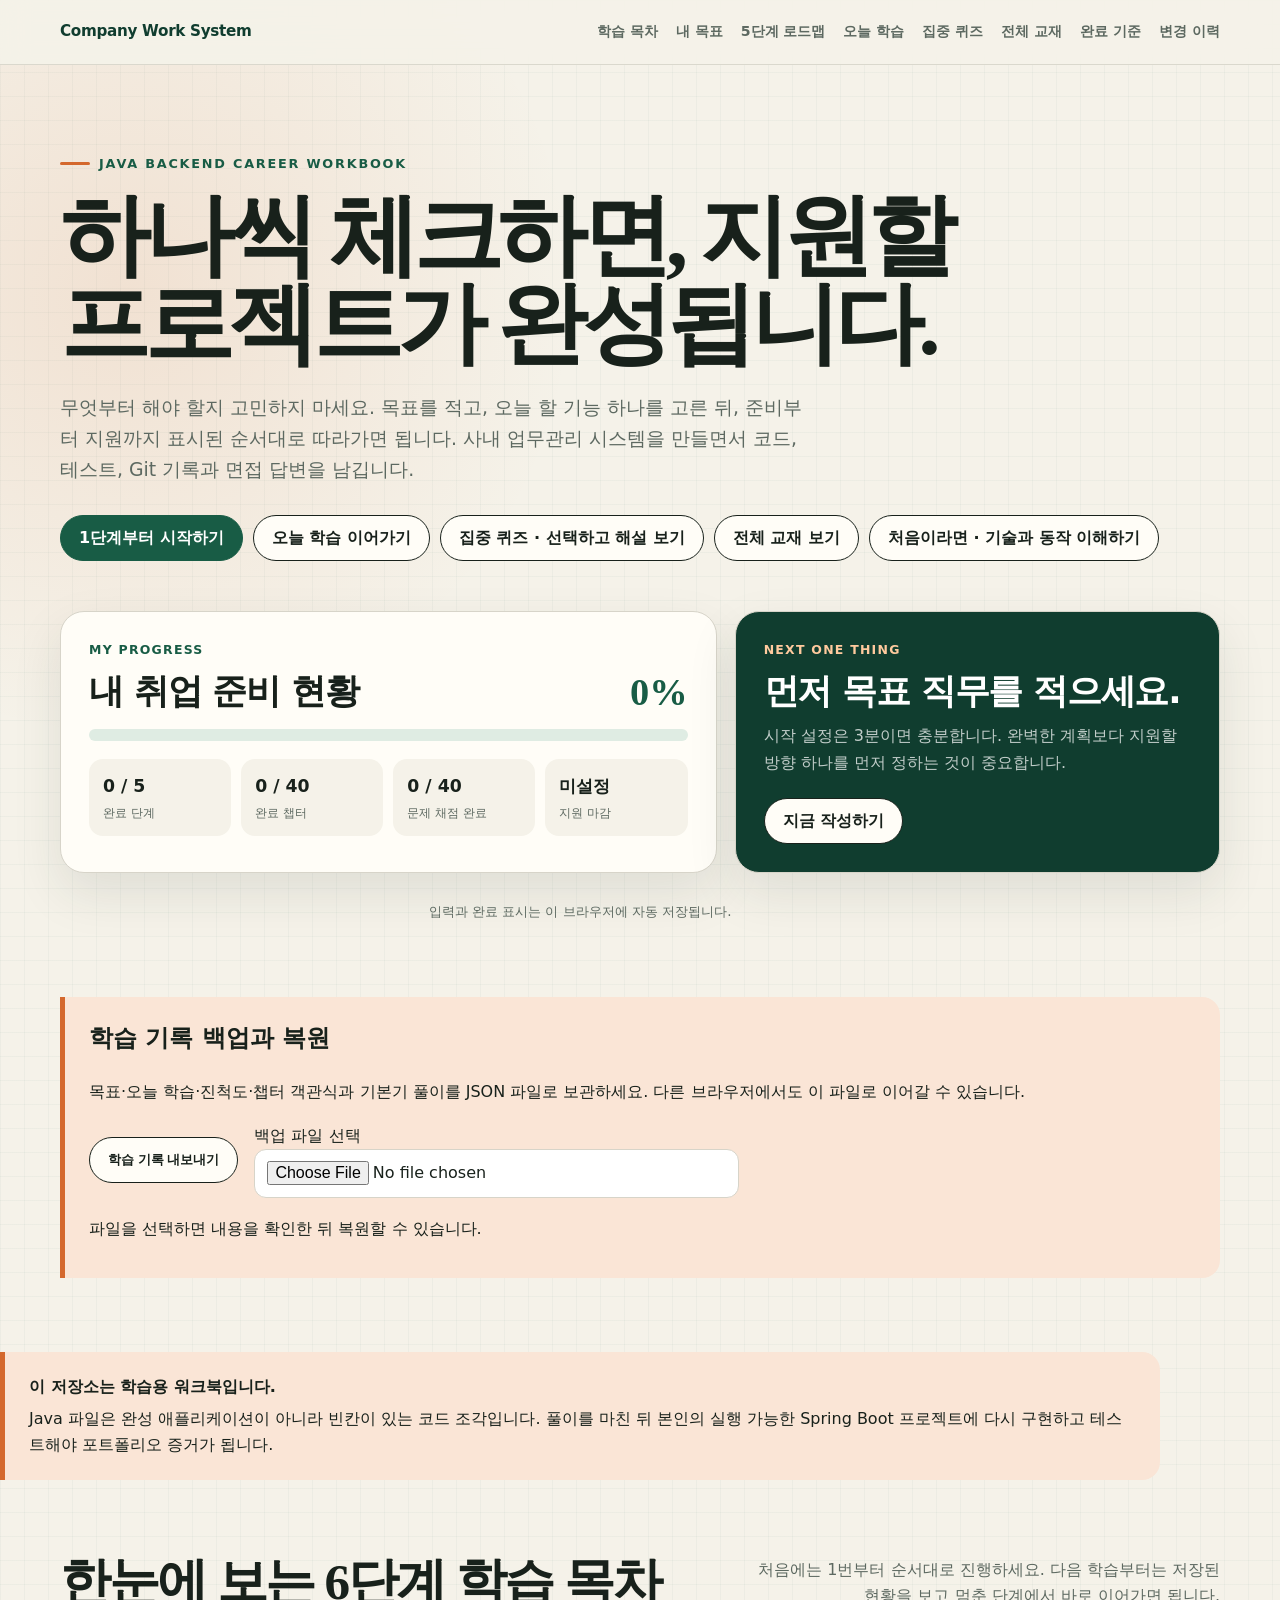
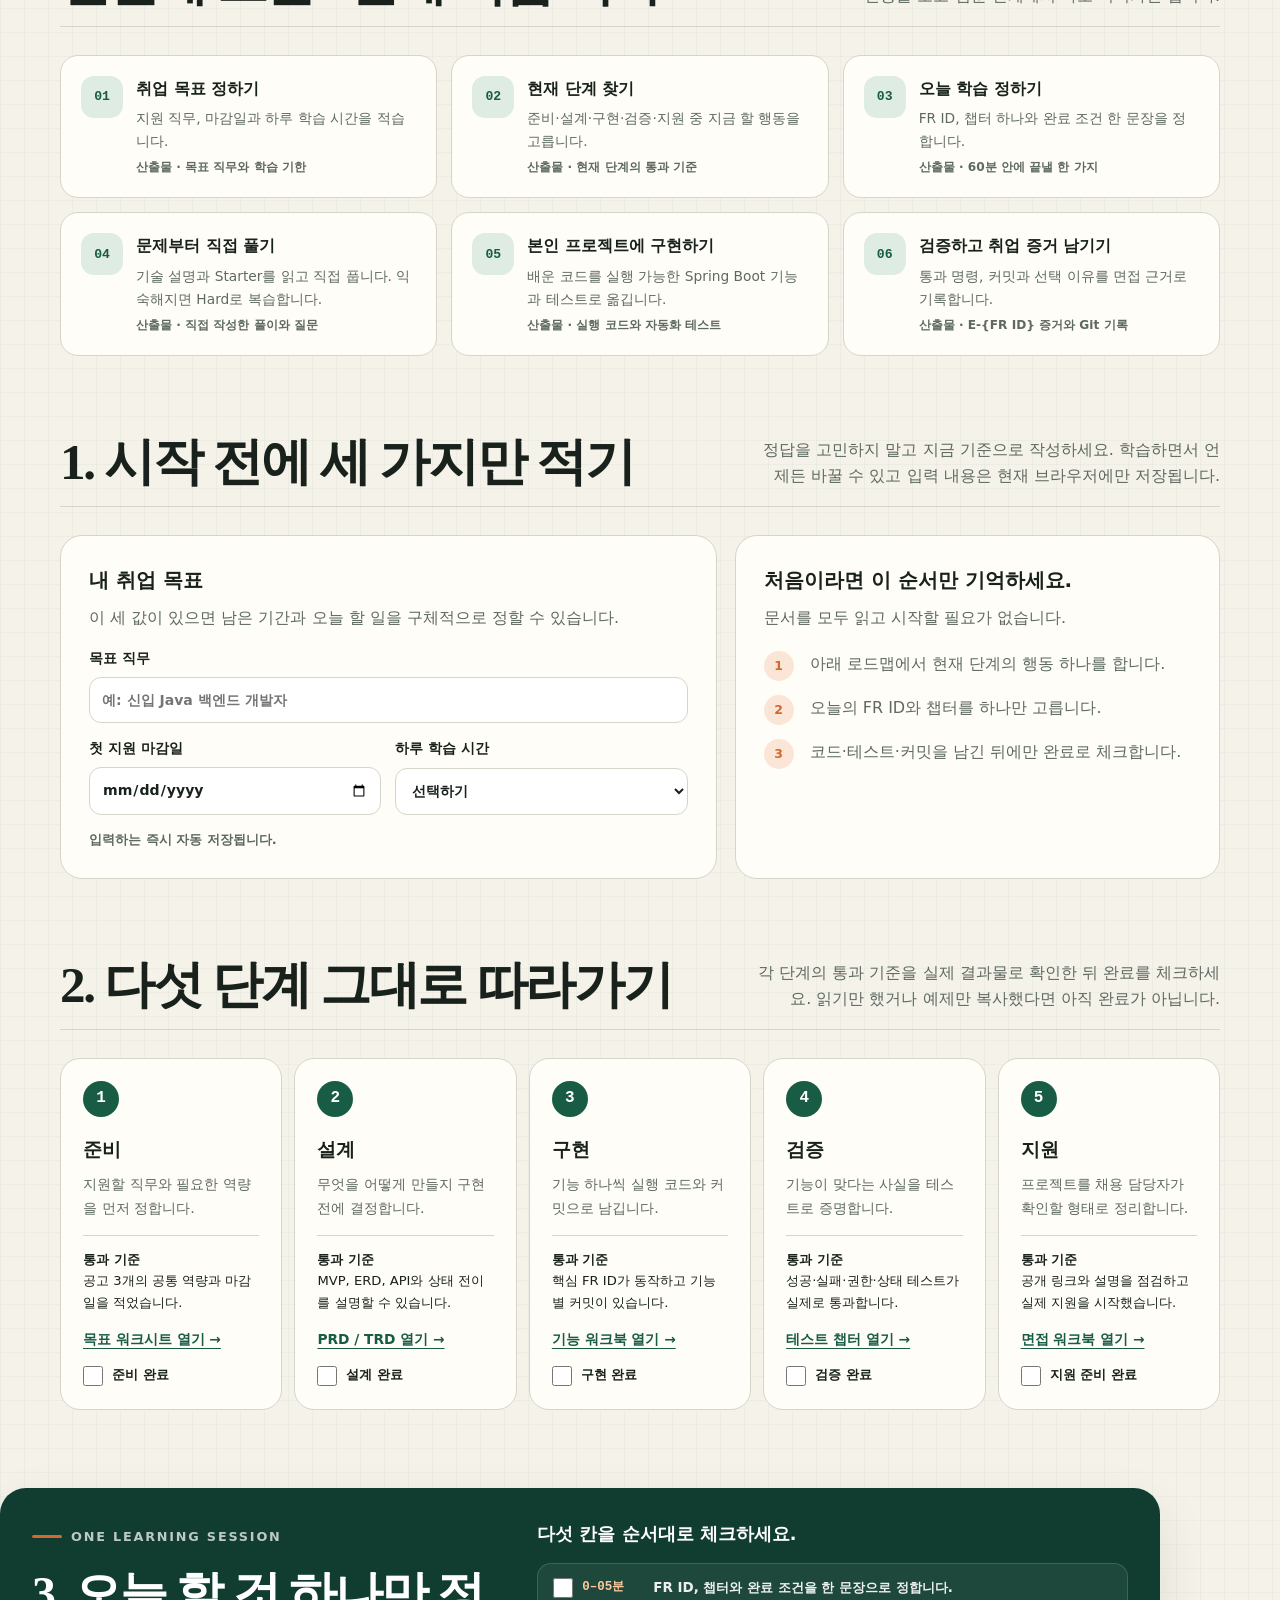
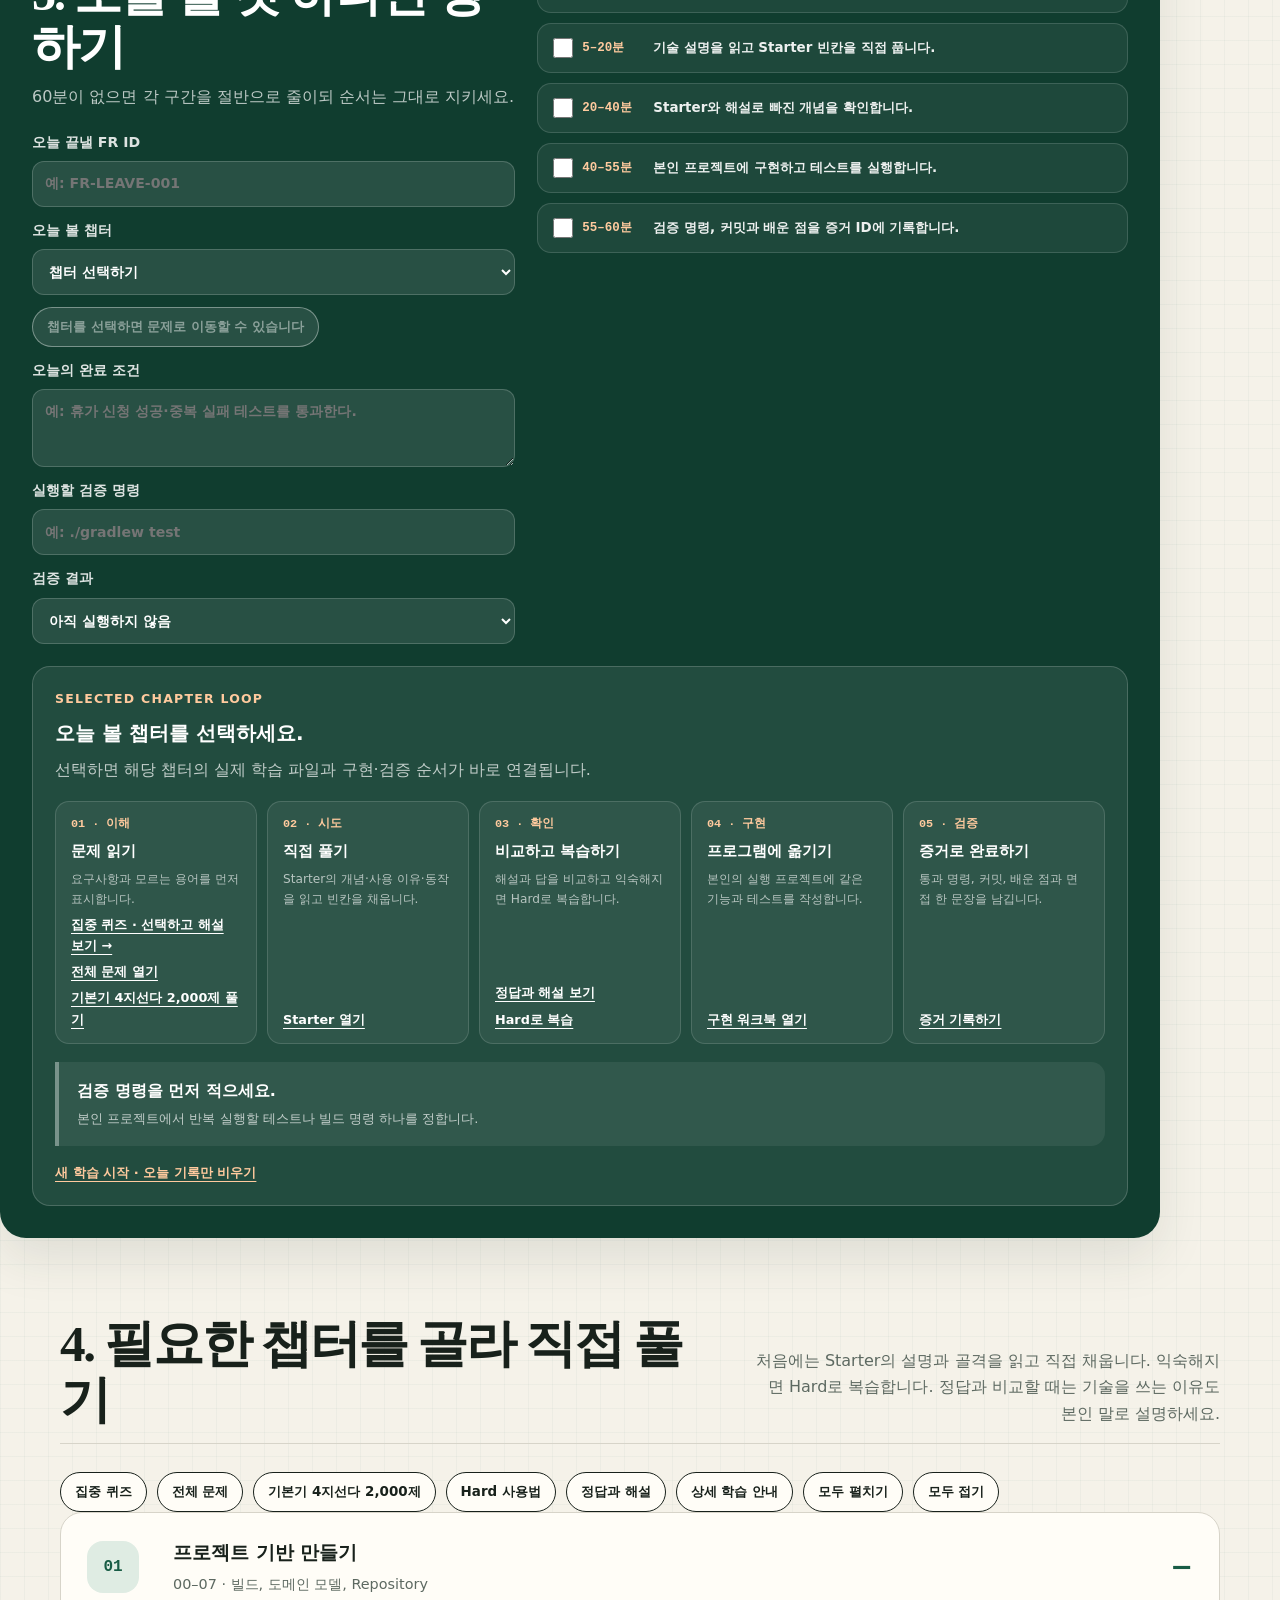
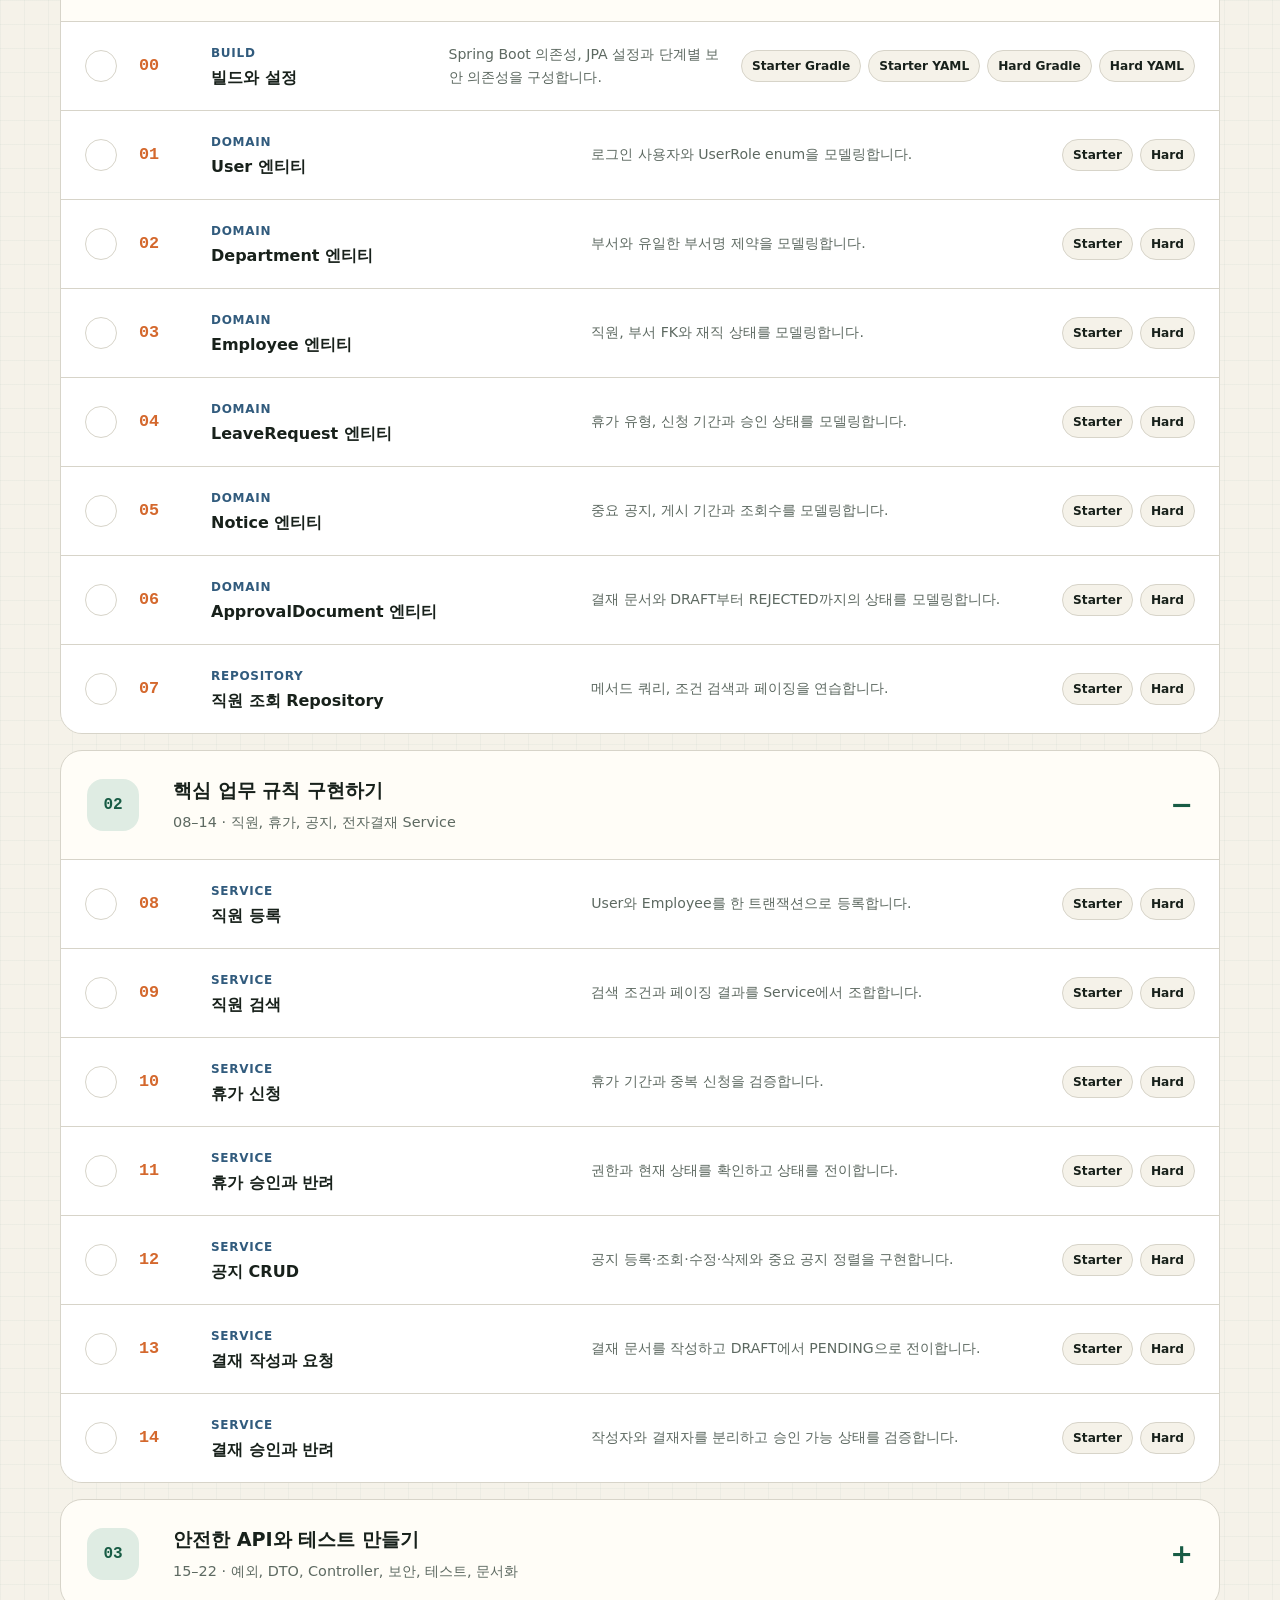
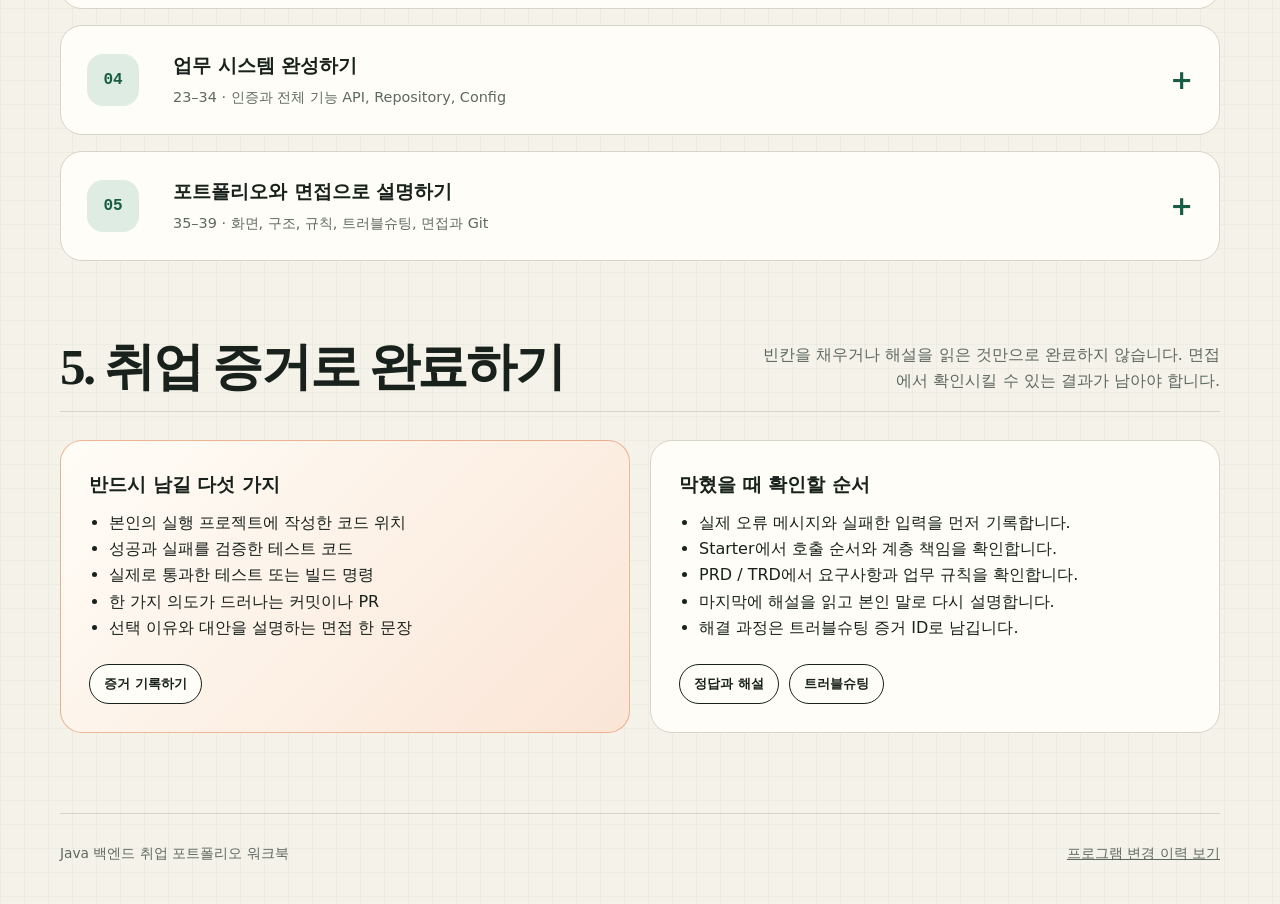
<file: index.html>
<!-- 중학생 눈높이: 목표와 오늘 학습을 적고 문제를 푸는 메인 화면입니다. -->
<!-- HTML은 화면의 뼈대, CSS는 색과 배치입니다. JavaScript가 연결된 화면에서는 버튼·입력에 동작을 붙입니다. -->
<!-- HTML 주석은 사람이 읽는 설명이며 화면 본문에는 나타나지 않습니다. -->
<!-- 취업 준비생이 워크북의 학습 순서와 실습 파일을 탐색하는 HTML 목차 -->
<!doctype html>
<html lang="ko">
<head>
  <meta charset="utf-8">
  <meta name="viewport" content="width=device-width, initial-scale=1">
  <meta
    name="description"
    content="Java와 Spring Boot 취업 포트폴리오를 단계별로 완성하는 Company Work System 학습 목차"
  >
  <title>Company Work System 취업 워크북</title>
  <link rel="icon" href="data:image/svg+xml,%3Csvg xmlns='http://www.w3.org/2000/svg' viewBox='0 0 64 64'%3E%3Crect width='64' height='64' rx='14' fill='%23185c45'/%3E%3Cpath d='M18 17h20c5 0 8 3 8 8v24H26c-5 0-8-3-8-8V17z' fill='%23fffdf7'/%3E%3Cpath d='M26 17v32' stroke='%23d4682d' stroke-width='4'/%3E%3C/svg%3E">
  <link rel="stylesheet" href="./practice/chapter-quiz.css">
  <style>
    /* CSS는 HTML 요소의 모양을 정합니다. 아래 공통 스타일 뒤의 @media는 좁은 화면·인쇄 환경에 맞게 배치를 조정합니다. */
    :root {
      color-scheme: light;
      --ink: #18211b;
      --muted: #5d6961;
      --paper: #f5f2e9;
      --surface: #fffdf7;
      --surface-strong: #ffffff;
      --line: #d7d4c9;
      --green: #185c45;
      --green-dark: #103d2f;
      --green-soft: #dfece3;
      --orange: #d4682d;
      --orange-soft: #fae5d6;
      --blue: #315b7d;
      --shadow: 0 20px 50px rgba(34, 45, 38, 0.10);
    }

    * {
      box-sizing: border-box;
    }

    html {
      scroll-behavior: smooth;
    }

    body {
      margin: 0;
      background:
        radial-gradient(circle at 10% 4%, rgba(212, 104, 45, 0.12), transparent 28rem),
        linear-gradient(rgba(24, 92, 69, 0.035) 1px, transparent 1px),
        linear-gradient(90deg, rgba(24, 92, 69, 0.035) 1px, transparent 1px),
        var(--paper);
      background-size: auto, 24px 24px, 24px 24px, auto;
      color: var(--ink);
      font-family:
        "Pretendard", "Apple SD Gothic Neo", "Noto Sans KR",
        system-ui, -apple-system, BlinkMacSystemFont, "Segoe UI", sans-serif;
      line-height: 1.65;
    }

    a {
      color: inherit;
    }

    a:focus-visible,
    button:focus-visible,
    summary:focus-visible {
      outline: 3px solid rgba(212, 104, 45, 0.55);
      outline-offset: 4px;
    }

    [tabindex="-1"]:focus-visible {
      border-radius: 6px;
      outline: 3px solid rgba(255, 202, 158, 0.78);
      outline-offset: 5px;
    }

    .skip-link {
      position: fixed;
      top: 12px;
      left: 12px;
      z-index: 20;
      padding: 10px 14px;
      border-radius: 10px;
      background: var(--ink);
      color: white;
      transform: translateY(-150%);
    }

    .skip-link:focus {
      transform: translateY(0);
    }

    .page {
      width: min(1160px, calc(100% - 40px));
      margin: 0 auto;
    }

    .topbar {
      position: sticky;
      top: 0;
      z-index: 10;
      border-bottom: 1px solid rgba(215, 212, 201, 0.88);
      background: rgba(245, 242, 233, 0.92);
      backdrop-filter: blur(14px);
    }

    .topbar-inner {
      display: flex;
      align-items: center;
      justify-content: space-between;
      min-height: 64px;
      gap: 24px;
    }

    .brand {
      color: var(--green-dark);
      font-size: 0.95rem;
      font-weight: 900;
      letter-spacing: -0.02em;
      text-decoration: none;
    }

    .topnav {
      display: flex;
      flex-wrap: wrap;
      gap: 18px;
      color: var(--muted);
      font-size: 0.88rem;
      font-weight: 750;
    }

    .topnav a {
      border-radius: 4px;
      text-decoration: none;
    }

    .topnav a:hover,
    .topnav a[aria-current="location"] {
      color: var(--green);
    }

    .topnav a[aria-current="location"] {
      box-shadow: inset 0 -2px var(--orange);
    }

    section[id],
    #top,
    #selected-chapter-guide {
      scroll-margin-top: 88px;
    }

    .hero {
      padding: 82px 0 50px;
    }

    .eyebrow {
      display: inline-flex;
      align-items: center;
      gap: 9px;
      margin: 0 0 18px;
      color: var(--green);
      font-size: 0.8rem;
      font-weight: 900;
      letter-spacing: 0.14em;
      text-transform: uppercase;
    }

    .eyebrow::before {
      width: 30px;
      height: 3px;
      border-radius: 999px;
      background: var(--orange);
      content: "";
    }

    h1,
    h2,
    h3,
    p {
      margin-top: 0;
    }

    h1 {
      max-width: 940px;
      margin-bottom: 24px;
      font-family: Georgia, "Noto Serif KR", serif;
      font-size: clamp(2.65rem, 7vw, 5.8rem);
      font-weight: 700;
      letter-spacing: -0.065em;
      line-height: 0.98;
    }

    .hero-copy {
      max-width: 760px;
      margin-bottom: 30px;
      color: var(--muted);
      font-size: clamp(1rem, 2vw, 1.18rem);
    }

    .actions,
    .link-row {
      display: flex;
      flex-wrap: wrap;
      gap: 10px;
    }

    .button,
    .text-link {
      display: inline-flex;
      align-items: center;
      justify-content: center;
      min-height: 46px;
      padding: 0 18px;
      border: 1px solid var(--ink);
      border-radius: 999px;
      background: var(--surface);
      color: var(--ink);
      font-weight: 800;
      text-decoration: none;
      transition: box-shadow 160ms ease, transform 160ms ease;
    }

    .button.primary {
      border-color: var(--green);
      background: var(--green);
      color: white;
    }

    .button:hover,
    .text-link:hover {
      box-shadow: 0 6px 0 rgba(24, 33, 27, 0.13);
      transform: translateY(-2px);
    }

    .notice {
      margin: 0 0 74px;
      padding: 22px 24px;
      border-left: 5px solid var(--orange);
      border-radius: 0 18px 18px 0;
      background: var(--orange-soft);
    }

    .notice strong {
      display: block;
      margin-bottom: 5px;
    }

    .notice p {
      margin-bottom: 0;
    }

    #study-records {
      margin-inline: auto;
    }

    .backup-actions {
      display: flex;
      align-items: center;
      flex-wrap: wrap;
      gap: 16px;
      margin: 18px 0;
    }

    .backup-actions label,
    .backup-actions input {
      max-width: 100%;
      min-width: 0;
    }

    #backup-preview p,
    #backup-status {
      margin: 14px 0;
      overflow-wrap: anywhere;
    }

    .section-heading {
      display: flex;
      align-items: end;
      justify-content: space-between;
      gap: 28px;
      margin-bottom: 28px;
      padding-bottom: 16px;
      border-bottom: 1px solid var(--line);
    }

    .section-heading h2 {
      margin-bottom: 0;
      font-family: Georgia, "Noto Serif KR", serif;
      font-size: clamp(2rem, 4vw, 3.5rem);
      letter-spacing: -0.045em;
      line-height: 1.08;
    }

    .section-heading p {
      max-width: 470px;
      margin-bottom: 0;
      color: var(--muted);
      text-align: right;
    }

    .dashboard {
      display: grid;
      grid-template-columns: 1.15fr 0.85fr;
      gap: 18px;
      margin-bottom: 28px;
    }

    .dashboard-card {
      padding: 28px;
      border: 1px solid var(--line);
      border-radius: 24px;
      background: var(--surface);
      box-shadow: var(--shadow);
    }

    .dashboard-card.next {
      display: flex;
      flex-direction: column;
      background: var(--green-dark);
      color: white;
    }

    .card-label {
      margin-bottom: 10px;
      color: var(--green);
      font-size: 0.78rem;
      font-weight: 900;
      letter-spacing: 0.1em;
      text-transform: uppercase;
    }

    .dashboard-card.next .card-label {
      color: #ffca9e;
    }

    .progress-heading {
      display: flex;
      align-items: end;
      justify-content: space-between;
      gap: 20px;
      margin-bottom: 18px;
    }

    .progress-heading h2,
    .dashboard-card.next h2 {
      margin-bottom: 0;
      font-size: clamp(1.45rem, 3vw, 2.2rem);
      letter-spacing: -0.035em;
      line-height: 1.15;
    }

    .progress-number {
      color: var(--green);
      font-family: Georgia, "Noto Serif KR", serif;
      font-size: 2.4rem;
      font-weight: 700;
      line-height: 1;
    }

    .progress-track {
      overflow: hidden;
      height: 12px;
      margin-bottom: 18px;
      border-radius: 999px;
      background: var(--green-soft);
    }

    .progress-bar {
      display: block;
      width: 0;
      height: 100%;
      border-radius: inherit;
      background: linear-gradient(90deg, var(--green), var(--orange));
      transition: width 220ms ease;
    }

    .metric-grid {
      display: grid;
      grid-template-columns: repeat(4, minmax(0, 1fr));
      gap: 10px;
    }

    .metric {
      padding: 13px 14px;
      border-radius: 14px;
      background: var(--paper);
    }

    .metric strong,
    .metric span {
      display: block;
    }

    .metric strong {
      margin-bottom: 2px;
      font-size: 1.08rem;
    }

    .metric span {
      color: var(--muted);
      font-size: 0.78rem;
    }

    .dashboard-card.next p:not(.card-label) {
      flex: 1;
      margin: 12px 0 22px;
      color: rgba(255, 255, 255, 0.74);
    }

    .dashboard-card.next .button {
      align-self: flex-start;
    }

    .storage-note {
      margin: 0 0 74px;
      color: var(--muted);
      font-size: 0.84rem;
      text-align: center;
    }

    .setup-grid {
      display: grid;
      grid-template-columns: 1.15fr 0.85fr;
      gap: 18px;
      margin: 0 0 78px;
    }

    .setup-card,
    .guide-card {
      padding: 28px;
      border: 1px solid var(--line);
      border-radius: 22px;
      background: var(--surface);
    }

    .setup-card h3,
    .guide-card h3 {
      margin-bottom: 8px;
      font-size: 1.25rem;
    }

    .setup-card > p,
    .guide-card > p {
      color: var(--muted);
    }

    .field-grid {
      display: grid;
      grid-template-columns: repeat(2, minmax(0, 1fr));
      gap: 14px;
    }

    .field,
    .session-field {
      display: grid;
      gap: 7px;
      font-size: 0.88rem;
      font-weight: 800;
    }

    .field.full {
      grid-column: 1 / -1;
    }

    input,
    select,
    textarea {
      width: 100%;
      min-height: 46px;
      padding: 10px 12px;
      border: 1px solid var(--line);
      border-radius: 12px;
      background: white;
      color: var(--ink);
      font: inherit;
    }

    textarea {
      min-height: 78px;
      resize: vertical;
    }

    input:focus,
    select:focus,
    textarea:focus {
      border-color: var(--orange);
      outline: 3px solid rgba(212, 104, 45, 0.16);
    }

    .save-status {
      margin: 14px 0 0;
      color: var(--green);
      font-size: 0.82rem;
      font-weight: 800;
    }

    .guide-list {
      display: grid;
      gap: 14px;
      margin: 20px 0 0;
      padding: 0;
      list-style: none;
    }

    .guide-list li {
      display: grid;
      grid-template-columns: 34px 1fr;
      gap: 12px;
      align-items: start;
    }

    .guide-list strong {
      display: grid;
      width: 30px;
      height: 30px;
      border-radius: 50%;
      background: var(--orange-soft);
      color: var(--orange);
      font-size: 0.78rem;
      place-items: center;
    }

    .guide-list span {
      color: var(--muted);
    }

    .learning-map {
      display: grid;
      grid-template-columns: repeat(3, minmax(0, 1fr));
      gap: 14px;
      margin: 0 0 78px;
      padding: 0;
      list-style: none;
    }

    .learning-map a {
      display: grid;
      grid-template-columns: 42px 1fr;
      gap: 5px 13px;
      height: 100%;
      padding: 20px;
      border: 1px solid var(--line);
      border-radius: 18px;
      background: var(--surface);
      text-decoration: none;
      transition: border-color 160ms ease, box-shadow 160ms ease, transform 160ms ease;
    }

    .learning-map a:hover {
      border-color: var(--green);
      box-shadow: 0 8px 0 rgba(24, 92, 69, 0.10);
      transform: translateY(-2px);
    }

    .learning-map-number {
      display: grid;
      grid-row: 1 / 4;
      width: 42px;
      height: 42px;
      border-radius: 13px;
      background: var(--green-soft);
      color: var(--green);
      font-family: ui-monospace, SFMono-Regular, Menlo, Consolas, monospace;
      font-size: 0.82rem;
      font-weight: 900;
      place-items: center;
    }

    .learning-map strong {
      font-size: 1rem;
    }

    .learning-map p,
    .learning-map small {
      margin-bottom: 0;
      color: var(--muted);
    }

    .learning-map p {
      font-size: 0.86rem;
    }

    .learning-map small {
      font-size: 0.76rem;
      font-weight: 800;
    }

    .stage-roadmap {
      display: grid;
      grid-template-columns: repeat(5, minmax(0, 1fr));
      gap: 12px;
      margin: 0 0 78px;
      padding: 0;
      list-style: none;
    }

    .stage-step {
      display: flex;
      flex-direction: column;
      min-height: 310px;
      padding: 22px;
      border: 1px solid var(--line);
      border-radius: 20px;
      background: var(--surface);
    }

    .stage-step.is-complete {
      border-color: rgba(24, 92, 69, 0.45);
      background: var(--green-soft);
    }

    .stage-number {
      display: grid;
      width: 36px;
      height: 36px;
      margin-bottom: 18px;
      border-radius: 50%;
      background: var(--green);
      color: white;
      font-family: ui-monospace, SFMono-Regular, Menlo, Consolas, monospace;
      font-weight: 900;
      place-items: center;
    }

    .stage-step h3 {
      margin-bottom: 8px;
      font-size: 1.16rem;
    }

    .stage-step p {
      margin-bottom: 14px;
      color: var(--muted);
      font-size: 0.9rem;
    }

    .stage-output {
      flex: 1;
      padding-top: 13px;
      border-top: 1px solid var(--line);
      color: var(--ink);
      font-size: 0.82rem;
    }

    .stage-step a {
      margin: 14px 0;
      color: var(--green);
      font-size: 0.86rem;
      font-weight: 850;
      text-underline-offset: 4px;
    }

    .stage-check,
    .session-check {
      display: flex;
      align-items: center;
      gap: 9px;
      cursor: pointer;
      font-size: 0.84rem;
      font-weight: 850;
    }

    .stage-check input,
    .session-check input {
      width: 20px;
      min-height: 20px;
      margin: 0;
      accent-color: var(--orange);
    }

    .session {
      display: grid;
      grid-template-columns: 0.9fr 1.1fr;
      gap: 22px;
      margin: 0 0 78px;
      padding: 32px;
      border-radius: 26px;
      background: var(--green-dark);
      color: white;
      box-shadow: var(--shadow);
    }

    .session h2 {
      margin-bottom: 10px;
      font-family: Georgia, "Noto Serif KR", serif;
      font-size: clamp(1.9rem, 4vw, 3rem);
      letter-spacing: -0.04em;
      line-height: 1.12;
    }

    .session-intro p {
      margin-bottom: 20px;
      color: rgba(255, 255, 255, 0.72);
    }

    .session-fields {
      display: grid;
      gap: 12px;
    }

    .session-jump {
      justify-self: start;
      min-height: 40px;
      padding: 0 14px;
      border: 1px solid rgba(255, 255, 255, 0.38);
      border-radius: 999px;
      background: rgba(255, 255, 255, 0.10);
      color: white;
      cursor: pointer;
      font: inherit;
      font-size: 0.82rem;
      font-weight: 850;
    }

    .session-jump:hover:not(:disabled) {
      background: rgba(255, 255, 255, 0.18);
    }

    .session-jump:disabled {
      color: rgba(255, 255, 255, 0.46);
      cursor: not-allowed;
    }

    .session-field {
      color: rgba(255, 255, 255, 0.86);
    }

    .session-field input,
    .session-field select,
    .session-field textarea {
      border-color: rgba(255, 255, 255, 0.18);
      background: rgba(255, 255, 255, 0.10);
      color: white;
    }

    .session-field select option {
      color: var(--ink);
    }

    .session-plan h3 {
      margin-bottom: 14px;
      font-size: 1.1rem;
    }

    .session ol {
      display: grid;
      gap: 10px;
      margin: 0;
      padding: 0;
      list-style: none;
    }

    .session li {
      padding: 13px 15px;
      border: 1px solid rgba(255, 255, 255, 0.14);
      border-radius: 14px;
      background: rgba(255, 255, 255, 0.06);
    }

    .session time {
      min-width: 58px;
      color: #ffca9e;
      font-family: ui-monospace, SFMono-Regular, Menlo, Consolas, monospace;
      font-size: 0.78rem;
      font-weight: 900;
    }

    .session-check {
      display: grid;
      grid-template-columns: 20px 62px 1fr;
      color: rgba(255, 255, 255, 0.92);
      font-weight: 650;
    }

    .session-check input:checked ~ span {
      color: rgba(255, 255, 255, 0.55);
      text-decoration: line-through;
    }

    .selected-chapter-guide {
      grid-column: 1 / -1;
      padding: 22px;
      border: 1px solid rgba(255, 255, 255, 0.18);
      border-radius: 18px;
      background: rgba(255, 255, 255, 0.08);
    }

    .selected-chapter-guide h3 {
      margin-bottom: 7px;
      font-size: 1.25rem;
    }

    .selected-chapter-guide > p:not(.card-label) {
      margin-bottom: 17px;
      color: rgba(255, 255, 255, 0.72);
    }

    .selected-chapter-guide .card-label {
      margin-bottom: 8px;
      color: #ffca9e;
    }

    .career-contract {
      display: grid;
      grid-template-columns: repeat(2, minmax(0, 1fr));
      gap: 12px;
      margin: 0 0 18px;
    }

    .career-contract[hidden] {
      display: none;
    }

    .career-contract div {
      padding: 14px 16px;
      border: 1px solid rgba(255, 255, 255, 0.14);
      border-radius: 14px;
      background: rgba(255, 255, 255, 0.06);
    }

    .career-contract dt {
      margin-bottom: 4px;
      color: #ffca9e;
      font-size: 0.74rem;
      font-weight: 900;
      letter-spacing: 0.04em;
    }

    .career-contract dd {
      margin: 0;
      color: rgba(255, 255, 255, 0.88);
      font-size: 0.84rem;
      font-weight: 650;
    }

    .chapter-workbook {
      margin-top: 18px;
      padding: 20px;
      border: 1px solid rgba(255, 255, 255, 0.18);
      border-radius: 16px;
      background: rgba(8, 43, 34, 0.34);
    }

    .chapter-workbook[hidden],
    .workbook-reveal[hidden] {
      display: none;
    }

    .chapter-workbook-heading {
      display: flex;
      flex-wrap: wrap;
      align-items: flex-start;
      justify-content: space-between;
      gap: 10px;
      margin-bottom: 14px;
    }

    .chapter-workbook-heading h4 {
      margin: 0;
      font-size: 1.08rem;
    }

    .chapter-workbook-status {
      padding: 5px 9px;
      border-radius: 999px;
      background: rgba(255, 255, 255, 0.10);
      color: #ffca9e;
      font-size: 0.74rem;
      font-weight: 850;
    }

    .chapter-question {
      margin-bottom: 14px;
      color: rgba(255, 255, 255, 0.92);
      font-weight: 760;
    }

    .workbook-tools {
      display: flex;
      flex-wrap: wrap;
      gap: 9px;
      margin-top: 14px;
    }

    .workbook-tools button,
    .workbook-tools a {
      display: inline-flex;
      align-items: center;
      min-height: 38px;
      padding: 0 12px;
      border: 1px solid rgba(255, 255, 255, 0.22);
      border-radius: 999px;
      background: rgba(255, 255, 255, 0.08);
      color: white;
      cursor: pointer;
      font: inherit;
      font-size: 0.78rem;
      font-weight: 850;
      text-decoration: none;
    }

    .workbook-tools button:hover,
    .workbook-tools button:focus-visible,
    .workbook-tools a:hover,
    .workbook-tools a:focus-visible {
      border-color: #ffca9e;
    }

    .workbook-reveal {
      margin-top: 12px;
      padding: 14px 16px;
      border-left: 4px solid #ffca9e;
      border-radius: 0 12px 12px 0;
      background: rgba(255, 255, 255, 0.08);
    }

    .workbook-reveal strong {
      display: block;
      margin-bottom: 5px;
      color: #ffca9e;
      font-size: 0.78rem;
    }

    .workbook-reveal p,
    .workbook-reveal ul {
      margin-bottom: 0;
      color: rgba(255, 255, 255, 0.78);
      font-size: 0.82rem;
    }

    .workbook-reveal ul {
      padding-left: 19px;
    }

    .verification-feedback {
      margin-top: 18px;
      padding: 16px 18px;
      border-left: 4px solid rgba(255, 255, 255, 0.35);
      border-radius: 0 14px 14px 0;
      background: rgba(255, 255, 255, 0.07);
    }

    .verification-feedback[data-status="fail"] {
      border-left-color: #ffca9e;
      background: rgba(212, 104, 45, 0.16);
    }

    .verification-feedback[data-status="pass"] {
      border-left-color: #8bd1af;
      background: rgba(139, 209, 175, 0.13);
    }

    .verification-feedback strong,
    .verification-feedback p {
      display: block;
    }

    .verification-feedback p {
      margin: 4px 0 0;
      color: rgba(255, 255, 255, 0.70);
      font-size: 0.82rem;
    }

    .chapter-loop {
      grid-template-columns: repeat(5, minmax(0, 1fr));
    }

    .session .chapter-loop li {
      display: flex;
      flex-direction: column;
      gap: 5px;
      min-height: 138px;
    }

    .chapter-loop span {
      color: #ffca9e;
      font-family: ui-monospace, SFMono-Regular, Menlo, Consolas, monospace;
      font-size: 0.74rem;
      font-weight: 900;
    }

    .chapter-loop strong {
      font-size: 0.94rem;
    }

    .chapter-loop small {
      flex: 1;
      color: rgba(255, 255, 255, 0.66);
      font-size: 0.76rem;
    }

    .chapter-loop a,
    .chapter-loop button {
      align-self: flex-start;
      padding: 0;
      border: 0;
      background: transparent;
      color: white;
      cursor: pointer;
      font: inherit;
      font-size: 0.8rem;
      font-weight: 850;
      text-decoration: underline;
      text-underline-offset: 4px;
    }

    .selected-chapter-actions {
      display: flex;
      flex-wrap: wrap;
      gap: 14px;
      margin-top: 16px;
    }

    .selected-chapter-actions button {
      padding: 0;
      border: 0;
      background: transparent;
      color: #ffca9e;
      cursor: pointer;
      font: inherit;
      font-size: 0.82rem;
      font-weight: 850;
      text-decoration: underline;
      text-underline-offset: 4px;
    }

    .selected-chapter-actions button:disabled {
      color: rgba(255, 255, 255, 0.36);
      cursor: not-allowed;
      text-decoration: none;
    }

    .chapter-sequence {
      display: flex;
      flex: 1 1 100%;
      flex-wrap: wrap;
      align-items: center;
      justify-content: space-between;
      gap: 12px;
      padding: 12px 14px;
      border: 1px solid rgba(255, 255, 255, 0.14);
      border-radius: 14px;
      background: rgba(255, 255, 255, 0.06);
    }

    .chapter-sequence[hidden] {
      display: none;
    }

    .chapter-sequence span {
      color: rgba(255, 255, 255, 0.68);
      font-family: ui-monospace, SFMono-Regular, Menlo, Consolas, monospace;
      font-size: 0.78rem;
      font-weight: 850;
    }

    .course-list {
      display: grid;
      gap: 16px;
      margin: 0 0 78px;
    }

    .course {
      overflow: hidden;
      border: 1px solid var(--line);
      border-radius: 22px;
      background: var(--surface);
    }

    .course summary {
      display: grid;
      grid-template-columns: 68px 1fr auto;
      gap: 18px;
      align-items: center;
      padding: 24px 26px;
      cursor: pointer;
      list-style: none;
    }

    .course summary::-webkit-details-marker {
      display: none;
    }

    .course summary::after {
      color: var(--green);
      content: "+";
      font-size: 1.7rem;
      font-weight: 700;
    }

    .course[open] summary::after {
      content: "−";
    }

    .course-index {
      display: grid;
      width: 52px;
      height: 52px;
      border-radius: 16px;
      background: var(--green-soft);
      color: var(--green);
      font-family: ui-monospace, SFMono-Regular, Menlo, Consolas, monospace;
      font-weight: 900;
      place-items: center;
    }

    .course-title strong {
      display: block;
      margin-bottom: 2px;
      font-size: 1.2rem;
    }

    .course-title span {
      color: var(--muted);
      font-size: 0.9rem;
    }

    .chapters {
      display: grid;
      gap: 1px;
      margin: 0;
      padding: 1px 0 0;
      background: var(--line);
      list-style: none;
    }

    .chapter {
      display: grid;
      grid-template-columns: 36px 54px minmax(210px, 0.8fr) minmax(260px, 1fr) auto;
      gap: 18px;
      align-items: center;
      min-height: 88px;
      padding: 16px 24px;
      background: var(--surface-strong);
    }

    .chapter.is-complete {
      background: #f3f8f4;
    }

    .chapter.is-selected {
      outline: 3px solid rgba(212, 104, 45, 0.55);
      outline-offset: -3px;
    }

    .chapter.is-complete h3 {
      color: var(--muted);
      text-decoration: line-through;
    }

    .chapter-complete {
      display: grid;
      width: 32px;
      height: 32px;
      padding: 0;
      border: 1px solid var(--line);
      border-radius: 50%;
      background: white;
      color: transparent;
      cursor: pointer;
      font: inherit;
      font-weight: 900;
      place-items: center;
    }

    .chapter-complete:hover,
    .chapter-complete:focus-visible {
      border-color: var(--orange);
      color: var(--orange);
    }

    .chapter-complete[aria-pressed="true"] {
      border-color: var(--green);
      background: var(--green);
      color: white;
    }

    .chapter-no {
      color: var(--orange);
      font-family: ui-monospace, SFMono-Regular, Menlo, Consolas, monospace;
      font-size: 1.05rem;
      font-weight: 900;
    }

    .chapter h3 {
      margin-bottom: 2px;
      font-size: 1rem;
    }

    .chapter .area {
      color: var(--blue);
      font-size: 0.75rem;
      font-weight: 850;
      letter-spacing: 0.06em;
      text-transform: uppercase;
    }

    .chapter p {
      margin-bottom: 0;
      color: var(--muted);
      font-size: 0.88rem;
    }

    .chapter-links {
      display: flex;
      flex-wrap: wrap;
      justify-content: flex-end;
      gap: 7px;
    }

    .chapter-links a,
    .chapter-links span {
      display: inline-flex;
      align-items: center;
      min-height: 32px;
      padding: 0 10px;
      border: 1px solid var(--line);
      border-radius: 999px;
      background: var(--paper);
      font-size: 0.76rem;
      font-weight: 800;
      text-decoration: none;
      white-space: nowrap;
    }

    .chapter-links a:hover {
      border-color: var(--green);
      color: var(--green);
    }

    .chapter-links span {
      color: var(--muted);
    }

    .evidence {
      display: grid;
      grid-template-columns: 1fr 1fr;
      gap: 20px;
      margin: 0 0 80px;
    }

    .evidence-card {
      padding: 28px;
      border: 1px solid var(--line);
      border-radius: 22px;
      background: var(--surface);
    }

    .evidence-card.accent {
      border-color: rgba(212, 104, 45, 0.45);
      background: linear-gradient(135deg, var(--surface), var(--orange-soft));
    }

    .evidence-card h3 {
      margin-bottom: 10px;
      font-size: 1.18rem;
    }

    .evidence-card p {
      color: var(--muted);
    }

    .evidence-card ul {
      margin: 0 0 22px;
      padding-left: 20px;
    }

    .text-link {
      min-height: 40px;
      padding: 0 14px;
      font-size: 0.84rem;
    }

    button.text-link {
      cursor: pointer;
      font-family: inherit;
    }

    footer {
      display: flex;
      justify-content: space-between;
      gap: 24px;
      padding: 28px 0 40px;
      border-top: 1px solid var(--line);
      color: var(--muted);
      font-size: 0.86rem;
    }

    footer p {
      margin-bottom: 0;
    }

    @media (max-width: 920px) {
      .dashboard,
      .setup-grid {
        grid-template-columns: 1fr;
      }

      .stage-roadmap {
        grid-template-columns: repeat(2, minmax(0, 1fr));
      }

      .session {
        grid-template-columns: 1fr;
      }

      .learning-map,
      .chapter-loop {
        grid-template-columns: repeat(2, minmax(0, 1fr));
      }

      .chapter {
        grid-template-columns: 36px 48px 1fr;
      }

      .chapter > p,
      .chapter-links {
        grid-column: 3;
      }

      .chapter-links {
        justify-content: flex-start;
      }
    }

    @media (max-width: 680px) {
      .page {
        width: min(100% - 24px, 1160px);
      }

      .topbar-inner {
        align-items: flex-start;
        flex-direction: column;
        gap: 5px;
        padding: 8px 0 6px;
      }

      .topnav {
        display: flex;
        width: 100%;
        gap: 5px;
        overflow-x: auto;
        padding: 2px 0 6px;
        overscroll-behavior-inline: contain;
        scroll-snap-type: inline proximity;
        scrollbar-width: none;
        flex-wrap: nowrap;
        -webkit-overflow-scrolling: touch;
      }

      .topnav::-webkit-scrollbar {
        display: none;
      }

      .topnav a {
        flex: 0 0 auto;
        padding: 5px 8px;
        border: 1px solid rgba(215, 212, 201, 0.88);
        border-radius: 999px;
        background: rgba(255, 253, 247, 0.72);
        scroll-snap-align: start;
      }

      .topnav a[aria-current="location"] {
        border-color: rgba(24, 92, 69, 0.34);
        background: var(--green-soft);
        box-shadow: none;
      }

      section[id],
      #top,
      #selected-chapter-guide {
        scroll-margin-top: 100px;
      }

      .hero {
        padding: 54px 0 38px;
      }

      .notice {
        margin-bottom: 58px;
      }

      .section-heading {
        align-items: flex-start;
        flex-direction: column;
        gap: 10px;
      }

      .section-heading p {
        text-align: left;
      }

      .evidence {
        grid-template-columns: 1fr;
      }

      .session,
      .evidence-card {
        padding: 24px;
      }

      .session li {
        padding: 12px;
      }

      .course summary {
        grid-template-columns: 48px 1fr auto;
        gap: 12px;
        padding: 20px 16px;
      }

      .course-index {
        width: 44px;
        height: 44px;
        border-radius: 13px;
      }

      .chapter {
        grid-template-columns: 32px 38px 1fr;
        gap: 10px;
        padding: 16px;
      }

      .metric-grid,
      .field-grid,
      .stage-roadmap,
      .learning-map,
      .chapter-loop,
      .career-contract {
        grid-template-columns: 1fr;
      }

      .field.full {
        grid-column: auto;
      }

      .stage-step {
        min-height: 0;
      }

      .session-check {
        grid-template-columns: 20px 56px 1fr;
      }

      .selected-chapter-actions {
        align-items: flex-start;
        flex-direction: column;
      }

      .chapter-sequence {
        align-items: flex-start;
        flex-direction: column;
        width: 100%;
      }

      footer {
        flex-direction: column;
        gap: 8px;
      }
    }

    @media (prefers-reduced-motion: reduce) {
      html {
        scroll-behavior: auto;
      }

      *,
      *::before,
      *::after {
        animation-duration: 0.01ms !important;
        animation-iteration-count: 1 !important;
        transition-duration: 0.01ms !important;
      }
    }

    @media print {
      body {
        background: white;
      }

      .topbar,
      .actions {
        display: none;
      }

      .course:not([open]) > *:not(summary) {
        display: block;
      }

      .dashboard-card,
      .setup-card,
      .guide-card,
      .selected-chapter-guide,
      .stage-step,
      .session,
      .course,
      .evidence-card {
        break-inside: avoid;
        box-shadow: none;
      }
    }
  </style>
</head>
<body>
  <a class="skip-link" href="#main">본문으로 바로 가기</a>

  <header class="topbar">
    <div class="page topbar-inner">
      <a class="brand" href="#top">Company Work System</a>
      <nav class="topnav" aria-label="페이지 목차">
        <a href="#learning-map">학습 목차</a>
        <a href="#setup">내 목표</a>
        <a href="#roadmap">5단계 로드맵</a>
        <a href="#session">오늘 학습</a>
        <a href="./quiz.html">집중 퀴즈</a>
        <a href="#curriculum">전체 교재</a>
        <a href="#evidence">완료 기준</a>
        <a href="./history.html">변경 이력</a>
      </nav>
    </div>
  </header>

  <div id="top"></div>
  <main id="main">
    <section class="page hero" aria-labelledby="hero-title">
      <p class="eyebrow">Java Backend Career Workbook</p>
      <h1 id="hero-title">하나씩 체크하면, 지원할 프로젝트가 완성됩니다.</h1>
      <p class="hero-copy">
        무엇부터 해야 할지 고민하지 마세요. 목표를 적고, 오늘 할 기능 하나를
        고른 뒤, 준비부터 지원까지 표시된 순서대로 따라가면 됩니다. 사내
        업무관리 시스템을 만들면서 코드, 테스트, Git 기록과 면접 답변을 남깁니다.
      </p>
      <div class="actions">
        <a class="button primary" href="#setup">1단계부터 시작하기</a>
        <a class="button" href="#session">오늘 학습 이어가기</a>
        <a class="button" href="./quiz.html">집중 퀴즈 · 선택하고 해설 보기</a>
        <a class="button" href="#curriculum">전체 교재 보기</a>
        <a class="button" href="./practice/beginner-guide.md">처음이라면 · 기술과 동작 이해하기</a>
      </div>
    </section>

    <section class="page dashboard" aria-label="내 워크북 현황">
      <article class="dashboard-card">
        <div class="progress-heading">
          <div>
            <p class="card-label">My Progress</p>
            <h2>내 취업 준비 현황</h2>
          </div>
          <strong id="overall-progress" class="progress-number">0%</strong>
        </div>
        <div
          class="progress-track"
          role="progressbar"
          aria-label="전체 워크북 진행률"
          aria-valuemin="0"
          aria-valuemax="100"
          aria-valuenow="0"
        >
          <span id="overall-progress-bar" class="progress-bar"></span>
        </div>
        <div class="metric-grid">
          <div class="metric">
            <strong id="stage-count">0 / 5</strong>
            <span>완료 단계</span>
          </div>
          <div class="metric">
            <strong id="chapter-count">0 / 40</strong>
            <span>완료 챕터</span>
          </div>
          <div class="metric">
            <strong id="workbook-count">0 / 40</strong>
            <span>문제 채점 완료</span>
          </div>
          <div class="metric">
            <strong id="deadline-count">미설정</strong>
            <span>지원 마감</span>
          </div>
        </div>
      </article>

      <article class="dashboard-card next">
        <p class="card-label">Next One Thing</p>
        <h2 id="next-action-title">먼저 목표 직무를 적으세요.</h2>
        <p id="next-action-copy">
          시작 설정은 3분이면 충분합니다. 완벽한 계획보다 지원할 방향 하나를
          먼저 정하는 것이 중요합니다.
        </p>
        <a id="next-action-link" class="button" href="#setup">지금 작성하기</a>
      </article>
    </section>

    <p id="storage-status" class="page storage-note" role="status">
      입력과 완료 표시는 이 브라우저에 자동 저장됩니다.
    </p>

    <section id="study-records" class="page notice" aria-labelledby="backup-title">
      <h2 id="backup-title">학습 기록 백업과 복원</h2>
      <p>목표·오늘 학습·진척도·챕터 객관식과 기본기 풀이를 JSON 파일로 보관하세요. 다른 브라우저에서도 이 파일로 이어갈 수 있습니다.</p>
      <div class="backup-actions">
        <button id="export-study-records" class="button" type="button">학습 기록 내보내기</button>
        <label>백업 파일 선택 <input id="import-study-records" type="file" accept=".json,application/json" aria-describedby="backup-status"></label>
      </div>
      <div id="backup-preview" hidden>
        <p id="backup-summary"></p>
        <p>복원하면 현재 워크북 기록이 파일 내용으로 교체됩니다. 객관식 기록이 포함되면 해당 풀이도 교체됩니다. 현재 기록이 필요하면 먼저 내보내세요.</p>
        <button id="restore-study-records" class="button" type="button">확인한 기록으로 복원</button>
        <button id="cancel-study-restore" class="button" type="button">취소</button>
      </div>
      <p id="backup-status" role="status">파일을 선택하면 내용을 확인한 뒤 복원할 수 있습니다.</p>
    </section>

    <aside class="page notice">
      <strong>이 저장소는 학습용 워크북입니다.</strong>
      <p>
        Java 파일은 완성 애플리케이션이 아니라 빈칸이 있는 코드 조각입니다.
        풀이를 마친 뒤 본인의 실행 가능한 Spring Boot 프로젝트에 다시 구현하고
        테스트해야 포트폴리오 증거가 됩니다.
      </p>
    </aside>

    <section id="learning-map" class="page" aria-labelledby="learning-map-title">
      <div class="section-heading">
        <h2 id="learning-map-title">한눈에 보는 6단계 학습 목차</h2>
        <p>
          처음에는 1번부터 순서대로 진행하세요. 다음 학습부터는 저장된 현황을
          보고 멈춘 단계에서 바로 이어가면 됩니다.
        </p>
      </div>

      <ol class="learning-map">
        <li>
          <a href="#setup">
            <span class="learning-map-number">01</span>
            <strong>취업 목표 정하기</strong>
            <p>지원 직무, 마감일과 하루 학습 시간을 적습니다.</p>
            <small>산출물 · 목표 직무와 학습 기한</small>
          </a>
        </li>
        <li>
          <a href="#roadmap">
            <span class="learning-map-number">02</span>
            <strong>현재 단계 찾기</strong>
            <p>준비·설계·구현·검증·지원 중 지금 할 행동을 고릅니다.</p>
            <small>산출물 · 현재 단계의 통과 기준</small>
          </a>
        </li>
        <li>
          <a href="#session">
            <span class="learning-map-number">03</span>
            <strong>오늘 학습 정하기</strong>
            <p>FR ID, 챕터 하나와 완료 조건 한 문장을 정합니다.</p>
            <small>산출물 · 60분 안에 끝낼 한 가지</small>
          </a>
        </li>
        <li>
          <a href="#curriculum">
            <span class="learning-map-number">04</span>
            <strong>문제부터 직접 풀기</strong>
            <p>기술 설명과 Starter를 읽고 직접 풉니다. 익숙해지면 Hard로 복습합니다.</p>
            <small>산출물 · 직접 작성한 풀이와 질문</small>
          </a>
        </li>
        <li>
          <a href="./practice/feature-implementation-workbook.md">
            <span class="learning-map-number">05</span>
            <strong>본인 프로젝트에 구현하기</strong>
            <p>배운 코드를 실행 가능한 Spring Boot 기능과 테스트로 옮깁니다.</p>
            <small>산출물 · 실행 코드와 자동화 테스트</small>
          </a>
        </li>
        <li>
          <a href="#evidence">
            <span class="learning-map-number">06</span>
            <strong>검증하고 취업 증거 남기기</strong>
            <p>통과 명령, 커밋과 선택 이유를 면접 근거로 기록합니다.</p>
            <small>산출물 · E-{FR ID} 증거와 Git 기록</small>
          </a>
        </li>
      </ol>
    </section>

    <section id="setup" class="page" aria-labelledby="setup-title">
      <div class="section-heading">
        <h2 id="setup-title">1. 시작 전에 세 가지만 적기</h2>
        <p>
          정답을 고민하지 말고 지금 기준으로 작성하세요. 학습하면서 언제든
          바꿀 수 있고 입력 내용은 현재 브라우저에만 저장됩니다.
        </p>
      </div>

      <div class="setup-grid">
        <form id="profile-form" class="setup-card">
          <h3>내 취업 목표</h3>
          <p>이 세 값이 있으면 남은 기간과 오늘 할 일을 구체적으로 정할 수 있습니다.</p>
          <div class="field-grid">
            <label class="field full">
              목표 직무
              <input
                id="target-role"
                name="targetRole"
                type="text"
                placeholder="예: 신입 Java 백엔드 개발자"
                autocomplete="off"
              >
            </label>
            <label class="field">
              첫 지원 마감일
              <input id="target-deadline" name="targetDeadline" type="date">
            </label>
            <label class="field">
              하루 학습 시간
              <select id="daily-minutes" name="dailyMinutes">
                <option value="">선택하기</option>
                <option value="30">30분</option>
                <option value="60">60분</option>
                <option value="90">90분</option>
                <option value="120">2시간 이상</option>
              </select>
            </label>
          </div>
          <p class="save-status">입력하는 즉시 자동 저장됩니다.</p>
        </form>

        <article class="guide-card">
          <h3>처음이라면 이 순서만 기억하세요.</h3>
          <p>문서를 모두 읽고 시작할 필요가 없습니다.</p>
          <ol class="guide-list">
            <li><strong>1</strong><span>아래 로드맵에서 현재 단계의 행동 하나를 합니다.</span></li>
            <li><strong>2</strong><span>오늘의 FR ID와 챕터를 하나만 고릅니다.</span></li>
            <li><strong>3</strong><span>코드·테스트·커밋을 남긴 뒤에만 완료로 체크합니다.</span></li>
          </ol>
        </article>
      </div>
    </section>

    <section id="roadmap" class="page" aria-labelledby="roadmap-title">
      <div class="section-heading">
        <h2 id="roadmap-title">2. 다섯 단계 그대로 따라가기</h2>
        <p>
          각 단계의 통과 기준을 실제 결과물로 확인한 뒤 완료를 체크하세요.
          읽기만 했거나 예제만 복사했다면 아직 완료가 아닙니다.
        </p>
      </div>

      <ol class="stage-roadmap">
        <li
          class="stage-step"
          data-stage="prepare"
          data-action-title="채용 공고 3개를 비교하세요."
          data-action-copy="공통으로 요구하는 Java·Spring 역량을 찾고 목표 직무와 마감일을 확정합니다."
          data-action-href="./practice/job-preparation-workbook.md"
        >
          <span class="stage-number">1</span>
          <h3>준비</h3>
          <p>지원할 직무와 필요한 역량을 먼저 정합니다.</p>
          <div class="stage-output"><strong>통과 기준</strong><br>공고 3개의 공통 역량과 마감일을 적었습니다.</div>
          <a href="./practice/job-preparation-workbook.md">목표 워크시트 열기 →</a>
          <label class="stage-check"><input type="checkbox" data-stage-check="prepare"> 준비 완료</label>
        </li>
        <li
          class="stage-step"
          data-stage="design"
          data-action-title="MVP와 핵심 업무 규칙을 정하세요."
          data-action-copy="직원·부서·휴가·공지·전자결재 중 먼저 만들 범위와 ERD·API를 결정합니다."
          data-action-href="./company_work_system_PRD_TRD.md"
        >
          <span class="stage-number">2</span>
          <h3>설계</h3>
          <p>무엇을 어떻게 만들지 구현 전에 결정합니다.</p>
          <div class="stage-output"><strong>통과 기준</strong><br>MVP, ERD, API와 상태 전이를 설명할 수 있습니다.</div>
          <a href="./company_work_system_PRD_TRD.md">PRD / TRD 열기 →</a>
          <label class="stage-check"><input type="checkbox" data-stage-check="design"> 설계 완료</label>
        </li>
        <li
          class="stage-step"
          data-stage="build"
          data-action-title="FR ID 하나를 구현하세요."
          data-action-copy="기능을 계층별로 나누고 실행 가능한 본인 프로젝트에 직접 구현합니다."
          data-action-href="./practice/feature-implementation-workbook.md"
        >
          <span class="stage-number">3</span>
          <h3>구현</h3>
          <p>기능 하나씩 실행 코드와 커밋으로 남깁니다.</p>
          <div class="stage-output"><strong>통과 기준</strong><br>핵심 FR ID가 동작하고 기능별 커밋이 있습니다.</div>
          <a href="./practice/feature-implementation-workbook.md">기능 워크북 열기 →</a>
          <label class="stage-check"><input type="checkbox" data-stage-check="build"> 구현 완료</label>
        </li>
        <li
          class="stage-step"
          data-stage="verify"
          data-action-title="성공과 실패 흐름을 테스트하세요."
          data-action-copy="권한과 상태 전이를 포함한 자동화 테스트를 실행하고 통과 명령을 기록합니다."
          data-action-href="./practice/starter/21-test-flow/LeaveFlowTest.java"
        >
          <span class="stage-number">4</span>
          <h3>검증</h3>
          <p>기능이 맞다는 사실을 테스트로 증명합니다.</p>
          <div class="stage-output"><strong>통과 기준</strong><br>성공·실패·권한·상태 테스트가 실제로 통과합니다.</div>
          <a href="./practice/starter/21-test-flow/LeaveFlowTest.java">테스트 챕터 열기 →</a>
          <label class="stage-check"><input type="checkbox" data-stage-check="verify"> 검증 완료</label>
        </li>
        <li
          class="stage-step"
          data-stage="apply"
          data-action-title="지원용 설명과 링크를 점검하세요."
          data-action-copy="README, 데모, 트러블슈팅과 30초·3분 설명을 실제 코드 근거에 연결합니다."
          data-action-href="./practice/starter/39-interview-and-commit/InterviewAndCommit.md"
        >
          <span class="stage-number">5</span>
          <h3>지원</h3>
          <p>프로젝트를 채용 담당자가 확인할 형태로 정리합니다.</p>
          <div class="stage-output"><strong>통과 기준</strong><br>공개 링크와 설명을 점검하고 실제 지원을 시작했습니다.</div>
          <a href="./practice/starter/39-interview-and-commit/InterviewAndCommit.md">면접 워크북 열기 →</a>
          <label class="stage-check"><input type="checkbox" data-stage-check="apply"> 지원 준비 완료</label>
        </li>
      </ol>
    </section>

    <section id="session" class="page session" aria-labelledby="session-title">
      <div class="session-intro">
        <p class="eyebrow">One Learning Session</p>
        <h2 id="session-title">3. 오늘 할 것 하나만 정하기</h2>
        <p>60분이 없으면 각 구간을 절반으로 줄이되 순서는 그대로 지키세요.</p>
        <div class="session-fields">
          <label class="session-field">
            오늘 끝낼 FR ID
            <input id="today-fr-id" type="text" placeholder="예: FR-LEAVE-001" autocomplete="off">
          </label>
          <label class="session-field">
            오늘 볼 챕터
            <select id="today-chapter">
              <option value="">챕터 선택하기</option>
            </select>
          </label>
          <button id="open-selected-guide" class="session-jump" type="button" disabled>
            챕터를 선택하면 문제로 이동할 수 있습니다
          </button>
          <label class="session-field">
            오늘의 완료 조건
            <textarea id="today-goal" placeholder="예: 휴가 신청 성공·중복 실패 테스트를 통과한다."></textarea>
          </label>
          <label class="session-field">
            실행할 검증 명령
            <input id="today-test-command" type="text" placeholder="예: ./gradlew test" autocomplete="off">
          </label>
          <label class="session-field">
            검증 결과
            <select id="today-test-result">
              <option value="">아직 실행하지 않음</option>
              <option value="fail">실패 · 수정 후 같은 명령 재실행</option>
              <option value="pass">통과 · 회귀 테스트와 증거 기록</option>
            </select>
          </label>
        </div>
      </div>
      <div class="session-plan">
        <h3>다섯 칸을 순서대로 체크하세요.</h3>
        <ol>
          <li><label class="session-check"><input type="checkbox" data-session-check="choose"><time>0–05분</time><span>FR ID, 챕터와 완료 조건을 한 문장으로 정합니다.</span></label></li>
          <li><label class="session-check"><input type="checkbox" data-session-check="solve"><time>5–20분</time><span>기술 설명을 읽고 Starter 빈칸을 직접 풉니다.</span></label></li>
          <li><label class="session-check"><input type="checkbox" data-session-check="learn"><time>20–40분</time><span>Starter와 해설로 빠진 개념을 확인합니다.</span></label></li>
          <li><label class="session-check"><input type="checkbox" data-session-check="test"><time>40–55분</time><span>본인 프로젝트에 구현하고 테스트를 실행합니다.</span></label></li>
          <li><label class="session-check"><input type="checkbox" data-session-check="record"><time>55–60분</time><span>검증 명령, 커밋과 배운 점을 증거 ID에 기록합니다.</span></label></li>
        </ol>
      </div>
      <article id="selected-chapter-guide" class="selected-chapter-guide" aria-live="polite">
        <p class="card-label">Selected Chapter Loop</p>
        <h3 id="selected-chapter-title" tabindex="-1">오늘 볼 챕터를 선택하세요.</h3>
        <p id="selected-chapter-copy">
          선택하면 해당 챕터의 실제 학습 파일과 구현·검증 순서가 바로 연결됩니다.
        </p>
        <dl id="selected-career-contract" class="career-contract" hidden>
          <div>
            <dt>취업 결과물</dt>
            <dd id="selected-career-output"></dd>
          </div>
          <div>
            <dt>완료 검증</dt>
            <dd id="selected-career-check"></dd>
          </div>
        </dl>
        <ol id="selected-chapter-loop" class="chapter-loop" hidden>
          <li>
            <span>01 · 이해</span>
            <strong>문제 읽기</strong>
            <small>요구사항과 모르는 용어를 먼저 표시합니다.</small>
            <a id="selected-focus-quiz" href="./quiz.html">집중 퀴즈 · 선택하고 해설 보기 →</a>
            <a href="./problems.html">전체 문제 열기</a>
            <a href="./fundamentals.html">기본기 4지선다 2,000제 풀기</a>
          </li>
          <li>
            <span>02 · 시도</span>
            <strong>직접 풀기</strong>
            <small>Starter의 개념·사용 이유·동작을 읽고 빈칸을 채웁니다.</small>
            <a id="selected-starter-link" href="#curriculum">Starter 열기</a>
          </li>
          <li>
            <span>03 · 확인</span>
            <strong>비교하고 복습하기</strong>
            <small>해설과 답을 비교하고 익숙해지면 Hard로 복습합니다.</small>
            <a href="./practice/answers.md">정답과 해설 보기</a>
            <a id="selected-hard-link" href="#curriculum">Hard로 복습</a>
          </li>
          <li>
            <span>04 · 구현</span>
            <strong>프로그램에 옮기기</strong>
            <small>본인의 실행 프로젝트에 같은 기능과 테스트를 작성합니다.</small>
            <a href="./practice/feature-implementation-workbook.md">구현 워크북 열기</a>
          </li>
          <li>
            <span>05 · 검증</span>
            <strong>증거로 완료하기</strong>
            <small>통과 명령, 커밋, 배운 점과 면접 한 문장을 남깁니다.</small>
            <a href="./practice/job-preparation-workbook.md">증거 기록하기</a>
          </li>
        </ol>
        <section id="chapter-workbook" class="chapter-workbook" aria-labelledby="chapter-question-title" hidden>
          <div class="chapter-workbook-heading">
            <h4 id="chapter-question-title">선택 챕터 4지선다 문제</h4>
            <span id="chapter-workbook-status" class="chapter-workbook-status" role="status">미풀이</span>
          </div>
          <p id="chapter-question" class="chapter-question"></p>
          <p>용어가 낯설면 <a href="./practice/beginner-guide.md">기술과 코드 안내</a>를 읽고,
            <a href="./problems.html">40챕터 4지선다 289제와 개념 설명</a>을 함께 보세요.</p>
          <div id="chapter-choice-questions"></div>
          <details id="legacy-answer-panel" hidden>
            <summary>이전 학습 기록 보기</summary>
            <p id="legacy-answer-text" style="white-space: pre-wrap; overflow-wrap: anywhere"></p>
          </details>
          <div class="workbook-tools" aria-label="힌트와 정답 확인">
            <button id="toggle-chapter-hint" type="button" aria-expanded="false" aria-controls="chapter-hint">
              1단계 힌트 보기
            </button>
            <button id="toggle-chapter-answer" type="button" aria-expanded="false" aria-controls="chapter-answer-guide">
              정답 기준 보기
            </button>
            <a href="./practice/answers.md">전체 기술 해설 열기</a>
          </div>
          <div id="chapter-hint" class="workbook-reveal" hidden>
            <strong>힌트</strong>
            <p id="chapter-hint-copy"></p>
          </div>
          <div id="chapter-answer-guide" class="workbook-reveal" hidden>
            <strong>정답 비교 기준</strong>
            <ul>
              <li id="chapter-answer-responsibility"></li>
              <li id="chapter-answer-output"></li>
              <li id="chapter-answer-verification"></li>
              <li>면접 답변에는 이 설계를 선택한 이유와 다른 선택지의 차이를 한 문장으로 덧붙입니다.</li>
            </ul>
          </div>
          <p>채점한 결과는 챕터 이동과 새로고침 후에도 유지됩니다. 객관식 풀이와 실제 구현 완료 표시는 별도로 관리합니다.</p>
        </section>
        <div id="verification-status" class="verification-feedback" data-status="idle" role="status">
          <strong id="verification-status-title">검증 명령을 먼저 적으세요.</strong>
          <p id="verification-status-copy">본인 프로젝트에서 반복 실행할 테스트나 빌드 명령 하나를 정합니다.</p>
        </div>
        <div class="selected-chapter-actions">
          <div id="chapter-sequence" class="chapter-sequence" aria-label="연속 챕터 탐색" hidden>
            <button id="previous-chapter" type="button">← 이전 챕터</button>
            <span id="chapter-position" aria-live="polite">0 / 40</span>
            <button id="next-chapter" type="button">다음 챕터 →</button>
          </div>
          <button id="show-selected-chapter" type="button" hidden>전체 목차에서 이 챕터 보기</button>
          <button id="reset-today-session" type="button">새 학습 시작 · 오늘 기록만 비우기</button>
        </div>
      </article>
    </section>

    <section id="curriculum" class="page" aria-labelledby="curriculum-title">
      <div class="section-heading">
        <h2 id="curriculum-title">4. 필요한 챕터를 골라 직접 풀기</h2>
        <p>
          처음에는 Starter의 설명과 골격을 읽고 직접 채웁니다. 익숙해지면 Hard로
          복습합니다. 정답과 비교할 때는 기술을 쓰는 이유도 본인 말로 설명하세요.
        </p>
      </div>

      <div class="link-row" aria-label="공통 학습 문서">
        <a class="text-link" href="./quiz.html">집중 퀴즈</a>
        <a class="text-link" href="./problems.html">전체 문제</a>
        <a class="text-link" href="./fundamentals.html">기본기 4지선다 2,000제</a>
        <a class="text-link" href="./practice/hard/README.md">Hard 사용법</a>
        <a class="text-link" href="./practice/answers.md">정답과 해설</a>
        <a class="text-link" href="./practice/README.md">상세 학습 안내</a>
        <button id="expand-all" class="text-link" type="button">모두 펼치기</button>
        <button id="collapse-all" class="text-link" type="button">모두 접기</button>
      </div>

      <div class="course-list">
        <details class="course" open>
          <summary>
            <span class="course-index">01</span>
            <span class="course-title">
              <strong>프로젝트 기반 만들기</strong>
              <span>00–07 · 빌드, 도메인 모델, Repository</span>
            </span>
          </summary>
          <ol class="chapters">
            <li class="chapter" data-chapter="00" data-career-output="재현 가능한 Spring Boot 빌드·실행 설정" data-career-check="Gradle 빌드와 애플리케이션 컨텍스트 시작이 통과한다.">
              <span class="chapter-no">00</span>
              <div><span class="area">Build</span><h3>빌드와 설정</h3></div>
              <p>Spring Boot 의존성, JPA 설정과 단계별 보안 의존성을 구성합니다.</p>
              <div class="chapter-links">
                <a href="./practice/starter/00-build-config/build.gradle.fragment">Starter Gradle</a>
                <a href="./practice/starter/00-build-config/application.yml.fragment">Starter YAML</a>
                <a href="./practice/hard/00-build-config/build.gradle.fragment">Hard Gradle</a>
                <a href="./practice/hard/00-build-config/application.yml.fragment">Hard YAML</a>
              </div>
            </li>
            <li class="chapter" data-chapter="01" data-career-output="역할과 감사 시각을 포함한 User 엔티티" data-career-check="역할 기본값과 이메일 중복 제약을 저장 테스트로 확인한다.">
              <span class="chapter-no">01</span>
              <div><span class="area">Domain</span><h3>User 엔티티</h3></div>
              <p>로그인 사용자와 UserRole enum을 모델링합니다.</p>
              <div class="chapter-links"><a href="./practice/starter/01-user-entity/User.entity.java">Starter</a><a href="./practice/hard/01-user-entity/User.entity.java">Hard</a></div>
            </li>
            <li class="chapter" data-chapter="02" data-career-output="중복을 방지하는 Department 엔티티" data-career-check="정상 저장과 부서명 중복 실패 테스트가 통과한다.">
              <span class="chapter-no">02</span>
              <div><span class="area">Domain</span><h3>Department 엔티티</h3></div>
              <p>부서와 유일한 부서명 제약을 모델링합니다.</p>
              <div class="chapter-links"><a href="./practice/starter/02-department-entity/Department.entity.java">Starter</a><a href="./practice/hard/02-department-entity/Department.entity.java">Hard</a></div>
            </li>
            <li class="chapter" data-chapter="03" data-career-output="사용자·부서 관계와 재직 상태를 가진 Employee 엔티티" data-career-check="연관관계와 상태를 저장한 뒤 다시 조회하는 테스트가 통과한다.">
              <span class="chapter-no">03</span>
              <div><span class="area">Domain</span><h3>Employee 엔티티</h3></div>
              <p>직원, 부서 FK와 재직 상태를 모델링합니다.</p>
              <div class="chapter-links"><a href="./practice/starter/03-employee-entity/Employee.entity.java">Starter</a><a href="./practice/hard/03-employee-entity/Employee.entity.java">Hard</a></div>
            </li>
            <li class="chapter" data-chapter="04" data-career-output="휴가 신청과 승인 상태 전이를 캡슐화한 도메인" data-career-check="잘못된 날짜와 허용되지 않은 상태 전이가 모두 실패한다.">
              <span class="chapter-no">04</span>
              <div><span class="area">Domain</span><h3>LeaveRequest 엔티티</h3></div>
              <p>휴가 유형, 신청 기간과 승인 상태를 모델링합니다.</p>
              <div class="chapter-links"><a href="./practice/starter/04-leave-entity/LeaveRequest.entity.java">Starter</a><a href="./practice/hard/04-leave-entity/LeaveRequest.entity.java">Hard</a></div>
            </li>
            <li class="chapter" data-chapter="05" data-career-output="중요 공지와 조회수를 관리하는 Notice 도메인" data-career-check="중요 공지 우선 정렬과 조회수 증가 테스트가 통과한다.">
              <span class="chapter-no">05</span>
              <div><span class="area">Domain</span><h3>Notice 엔티티</h3></div>
              <p>중요 공지, 게시 기간과 조회수를 모델링합니다.</p>
              <div class="chapter-links"><a href="./practice/starter/05-notice-entity/Notice.entity.java">Starter</a><a href="./practice/hard/05-notice-entity/Notice.entity.java">Hard</a></div>
            </li>
            <li class="chapter" data-chapter="06" data-career-output="작성·요청·승인·반려를 표현한 결재 상태 머신" data-career-check="작성자와 결재자 분리 및 모든 상태 전이 테스트가 통과한다.">
              <span class="chapter-no">06</span>
              <div><span class="area">Domain</span><h3>ApprovalDocument 엔티티</h3></div>
              <p>결재 문서와 DRAFT부터 REJECTED까지의 상태를 모델링합니다.</p>
              <div class="chapter-links"><a href="./practice/starter/06-approval-entity/ApprovalDocument.entity.java">Starter</a><a href="./practice/hard/06-approval-entity/ApprovalDocument.entity.java">Hard</a></div>
            </li>
            <li class="chapter" data-chapter="07" data-career-output="직원 조건 검색과 페이징 Repository" data-career-check="검색 조건 조합과 페이지 경계 통합 테스트가 통과한다.">
              <span class="chapter-no">07</span>
              <div><span class="area">Repository</span><h3>직원 조회 Repository</h3></div>
              <p>메서드 쿼리, 조건 검색과 페이징을 연습합니다.</p>
              <div class="chapter-links"><a href="./practice/starter/07-repository/EmployeeRepository.java">Starter</a><a href="./practice/hard/07-repository/EmployeeRepository.java">Hard</a></div>
            </li>
          </ol>
        </details>

        <details class="course" open>
          <summary>
            <span class="course-index">02</span>
            <span class="course-title">
              <strong>핵심 업무 규칙 구현하기</strong>
              <span>08–14 · 직원, 휴가, 공지, 전자결재 Service</span>
            </span>
          </summary>
          <ol class="chapters">
            <li class="chapter" data-chapter="08" data-career-output="계정과 직원을 원자적으로 등록하는 서비스" data-career-check="성공·중복·중간 실패 롤백 테스트가 통과한다.">
              <span class="chapter-no">08</span>
              <div><span class="area">Service</span><h3>직원 등록</h3></div>
              <p>User와 Employee를 한 트랜잭션으로 등록합니다.</p>
              <div class="chapter-links"><a href="./practice/starter/08-employee-register/EmployeeService.register.java">Starter</a><a href="./practice/hard/08-employee-register/EmployeeService.register.java">Hard</a></div>
            </li>
            <li class="chapter" data-chapter="09" data-career-output="검색 조건과 응답 DTO를 연결한 직원 조회 서비스" data-career-check="검색·페이징 결과와 빈 결과 테스트가 통과한다.">
              <span class="chapter-no">09</span>
              <div><span class="area">Service</span><h3>직원 검색</h3></div>
              <p>검색 조건과 페이징 결과를 Service에서 조합합니다.</p>
              <div class="chapter-links"><a href="./practice/starter/09-employee-search/EmployeeService.search.java">Starter</a><a href="./practice/hard/09-employee-search/EmployeeService.search.java">Hard</a></div>
            </li>
            <li class="chapter" data-chapter="10" data-career-output="업무 규칙을 적용한 휴가 신청 서비스" data-career-check="정상 신청·잘못된 날짜·퇴사자 신청 실패 테스트가 통과한다.">
              <span class="chapter-no">10</span>
              <div><span class="area">Service</span><h3>휴가 신청</h3></div>
              <p>휴가 기간과 중복 신청을 검증합니다.</p>
              <div class="chapter-links"><a href="./practice/starter/10-leave-request/LeaveService.request.java">Starter</a><a href="./practice/hard/10-leave-request/LeaveService.request.java">Hard</a></div>
            </li>
            <li class="chapter" data-chapter="11" data-career-output="승인자와 상태를 검증하는 휴가 승인·반려 서비스" data-career-check="PENDING 전용 승인과 반려 사유 필수 테스트가 통과한다.">
              <span class="chapter-no">11</span>
              <div><span class="area">Service</span><h3>휴가 승인과 반려</h3></div>
              <p>권한과 현재 상태를 확인하고 상태를 전이합니다.</p>
              <div class="chapter-links"><a href="./practice/starter/11-leave-approval/LeaveService.approval.java">Starter</a><a href="./practice/hard/11-leave-approval/LeaveService.approval.java">Hard</a></div>
            </li>
            <li class="chapter" data-chapter="12" data-career-output="권한·정렬·조회 정책을 가진 공지 서비스" data-career-check="관리자 권한·중요 공지 정렬·조회수 테스트가 통과한다.">
              <span class="chapter-no">12</span>
              <div><span class="area">Service</span><h3>공지 CRUD</h3></div>
              <p>공지 등록·조회·수정·삭제와 중요 공지 정렬을 구현합니다.</p>
              <div class="chapter-links"><a href="./practice/starter/12-notice-service/NoticeService.java">Starter</a><a href="./practice/hard/12-notice-service/NoticeService.java">Hard</a></div>
            </li>
            <li class="chapter" data-chapter="13" data-career-output="결재 문서 작성과 요청 서비스" data-career-check="작성자와 결재자 분리 및 DRAFT에서 PENDING 전이 테스트가 통과한다.">
              <span class="chapter-no">13</span>
              <div><span class="area">Service</span><h3>결재 작성과 요청</h3></div>
              <p>결재 문서를 작성하고 DRAFT에서 PENDING으로 전이합니다.</p>
              <div class="chapter-links"><a href="./practice/starter/13-approval-document/ApprovalService.document.java">Starter</a><a href="./practice/hard/13-approval-document/ApprovalService.document.java">Hard</a></div>
            </li>
            <li class="chapter" data-chapter="14" data-career-output="권한과 상태를 지키는 결재 승인·반려 서비스" data-career-check="결재자·PENDING·반려 사유 검증 테스트가 통과한다.">
              <span class="chapter-no">14</span>
              <div><span class="area">Service</span><h3>결재 승인과 반려</h3></div>
              <p>작성자와 결재자를 분리하고 승인 가능 상태를 검증합니다.</p>
              <div class="chapter-links"><a href="./practice/starter/14-approval-decision/ApprovalService.decision.java">Starter</a><a href="./practice/hard/14-approval-decision/ApprovalService.decision.java">Hard</a></div>
            </li>
          </ol>
        </details>

        <details class="course">
          <summary>
            <span class="course-index">03</span>
            <span class="course-title">
              <strong>안전한 API와 테스트 만들기</strong>
              <span>15–22 · 예외, DTO, Controller, 보안, 테스트, 문서화</span>
            </span>
          </summary>
          <ol class="chapters">
            <li class="chapter" data-chapter="15" data-career-output="클라이언트가 분기할 수 있는 공통 에러 계약" data-career-check="상태·코드·메시지·시각·필드 오류 응답을 계약 테스트로 확인한다.">
              <span class="chapter-no">15</span>
              <div><span class="area">Error</span><h3>공통 에러 모델</h3></div>
              <p>ErrorCode, BusinessException과 에러 응답 형식을 설계합니다.</p>
              <div class="chapter-links"><a href="./practice/starter/15-error-model/ErrorCodeAndResponse.java">Starter</a><a href="./practice/hard/15-error-model/ErrorCodeAndResponse.java">Hard</a></div>
            </li>
            <li class="chapter" data-chapter="16" data-career-output="예외를 일관된 API 응답으로 바꾸는 전역 처리기" data-career-check="비즈니스·검증·예상 밖 예외 응답 테스트가 통과한다.">
              <span class="chapter-no">16</span>
              <div><span class="area">Error</span><h3>전역 예외 처리</h3></div>
              <p>RestControllerAdvice로 일관된 실패 응답을 만듭니다.</p>
              <div class="chapter-links"><a href="./practice/starter/16-global-handler/GlobalExceptionHandler.java">Starter</a><a href="./practice/hard/16-global-handler/GlobalExceptionHandler.java">Hard</a></div>
            </li>
            <li class="chapter" data-chapter="17" data-career-output="API 경계에서 입력 오류를 차단하는 요청 DTO" data-career-check="이메일·길이·패턴·미래 날짜 실패 테스트가 통과한다.">
              <span class="chapter-no">17</span>
              <div><span class="area">DTO</span><h3>요청값 검증</h3></div>
              <p>Bean Validation으로 잘못된 입력을 API 경계에서 차단합니다.</p>
              <div class="chapter-links"><a href="./practice/starter/17-dto-validation/EmployeeCreateRequest.java">Starter</a><a href="./practice/hard/17-dto-validation/EmployeeCreateRequest.java">Hard</a></div>
            </li>
            <li class="chapter" data-chapter="18" data-career-output="HTTP 계약과 관리자 권한을 갖춘 직원 REST API" data-career-check="생성·조회·수정·삭제 상태 코드와 비관리자 거부를 검증한다.">
              <span class="chapter-no">18</span>
              <div><span class="area">Controller</span><h3>직원 REST API</h3></div>
              <p>직원 API 매핑과 관리자 권한 검사를 구현합니다.</p>
              <div class="chapter-links"><a href="./practice/starter/18-controller-employee/EmployeeController.java">Starter</a><a href="./practice/hard/18-controller-employee/EmployeeController.java">Hard</a></div>
            </li>
            <li class="chapter" data-chapter="19" data-career-output="일반 사용자와 관리자를 분리한 휴가 REST API" data-career-check="본인 소유권·관리자 권한·상태 코드 테스트가 통과한다.">
              <span class="chapter-no">19</span>
              <div><span class="area">Controller</span><h3>휴가 REST API</h3></div>
              <p>일반 사용자와 관리자 API 경로를 분리합니다.</p>
              <div class="chapter-links"><a href="./practice/starter/19-controller-leave/LeaveController.java">Starter</a><a href="./practice/hard/19-controller-leave/LeaveController.java">Hard</a></div>
            </li>
            <li class="chapter" data-chapter="20" data-career-output="세션에서 Spring Security로 발전하는 인증 설계 문서" data-career-check="미인증·권한 부족·CSRF 시나리오와 대응 테스트 계획을 완성한다.">
              <span class="chapter-no">20</span>
              <div><span class="area">Security</span><h3>세션과 Spring Security</h3></div>
              <p>세션 인증에서 필터와 메서드 인가로 발전하는 흐름을 설계합니다.</p>
              <div class="chapter-links"><a href="./practice/starter/20-security-session/SecurityFlow.md">워크시트</a><span>Hard 없음</span></div>
            </li>
            <li class="chapter" data-chapter="21" data-career-output="휴가 신청부터 승인까지 자동 검증하는 통합 테스트" data-career-check="성공·실패·권한·상태 전이 시나리오가 한 명령으로 통과한다.">
              <span class="chapter-no">21</span>
              <div><span class="area">Test</span><h3>휴가 통합 테스트</h3></div>
              <p>MockMvc와 세션으로 신청부터 승인까지 검증합니다.</p>
              <div class="chapter-links"><a href="./practice/starter/21-test-flow/LeaveFlowTest.java">Starter</a><a href="./practice/hard/21-test-flow/LeaveFlowTest.java">Hard</a></div>
            </li>
            <li class="chapter" data-chapter="22" data-career-output="README·ERD·API·트러블슈팅 포트폴리오 문서" data-career-check="문서의 경로·응답·설계가 실제 실행 코드와 일치한다.">
              <span class="chapter-no">22</span>
              <div><span class="area">Docs</span><h3>포트폴리오 문서</h3></div>
              <p>README, ERD, API 명세와 트러블슈팅을 구성합니다.</p>
              <div class="chapter-links"><a href="./practice/starter/22-documentation/PortfolioDocs.md">워크시트</a><span>Hard 없음</span></div>
            </li>
          </ol>
        </details>

        <details class="course">
          <summary>
            <span class="course-index">04</span>
            <span class="course-title">
              <strong>업무 시스템 완성하기</strong>
              <span>23–34 · 인증과 전체 기능 API, Repository, Config</span>
            </span>
          </summary>
          <ol class="chapters">
            <li class="chapter" data-chapter="23" data-career-output="로그인·로그아웃·내 정보·비밀번호 변경 기능" data-career-check="로그인 실패·세션 생성·로그아웃·비밀번호 변경 테스트가 통과한다.">
              <span class="chapter-no">23</span>
              <div><span class="area">Auth</span><h3>로그인과 사용자 정보</h3></div>
              <p>로그인·로그아웃·내 정보·비밀번호 변경 흐름을 구현합니다.</p>
              <div class="chapter-links">
                <a href="./practice/starter/23-auth-login/AuthController.java">Starter Controller</a>
                <a href="./practice/starter/23-auth-login/AuthService.login.java">Starter Service</a>
                <a href="./practice/hard/23-auth-login/AuthController.java">Hard Controller</a>
                <a href="./practice/hard/23-auth-login/AuthService.login.java">Hard Service</a>
              </div>
            </li>
            <li class="chapter" data-chapter="24" data-career-output="중복과 삭제 정책을 지키는 부서 관리 서비스" data-career-check="부서명 중복과 직원이 있는 부서 삭제 실패를 검증한다.">
              <span class="chapter-no">24</span>
              <div><span class="area">Service</span><h3>부서 관리</h3></div>
              <p>부서 CRUD와 직원이 있는 부서의 삭제 정책을 구현합니다.</p>
              <div class="chapter-links"><a href="./practice/starter/24-department-service/DepartmentService.java">Starter</a><a href="./practice/hard/24-department-service/DepartmentService.java">Hard</a></div>
            </li>
            <li class="chapter" data-chapter="25" data-career-output="요청·응답 DTO를 갖춘 부서 REST API" data-career-check="상태 코드·입력 검증·관리자 권한 테스트가 통과한다.">
              <span class="chapter-no">25</span>
              <div><span class="area">Controller</span><h3>부서 REST API</h3></div>
              <p>부서 요청·응답 DTO와 REST API를 연결합니다.</p>
              <div class="chapter-links"><a href="./practice/starter/25-department-controller/DepartmentController.java">Starter</a><a href="./practice/hard/25-department-controller/DepartmentController.java">Hard</a></div>
            </li>
            <li class="chapter" data-chapter="26" data-career-output="공지 CRUD와 조회 흐름을 노출하는 REST API" data-career-check="CRUD 상태 코드·권한·응답 DTO 계약 테스트가 통과한다.">
              <span class="chapter-no">26</span>
              <div><span class="area">Controller</span><h3>공지 REST API</h3></div>
              <p>공지 CRUD와 조회 API를 DTO에 연결합니다.</p>
              <div class="chapter-links"><a href="./practice/starter/26-notice-controller/NoticeController.java">Starter</a><a href="./practice/hard/26-notice-controller/NoticeController.java">Hard</a></div>
            </li>
            <li class="chapter" data-chapter="27" data-career-output="결재 전 과정을 연결한 REST API" data-career-check="작성·요청·승인·반려·목록의 권한과 상태 테스트가 통과한다.">
              <span class="chapter-no">27</span>
              <div><span class="area">Controller</span><h3>결재 REST API</h3></div>
              <p>작성·요청·승인·반려와 내 문서·대기 목록 API를 구현합니다.</p>
              <div class="chapter-links"><a href="./practice/starter/27-approval-controller/ApprovalController.java">Starter</a><a href="./practice/hard/27-approval-controller/ApprovalController.java">Hard</a></div>
            </li>
            <li class="chapter" data-chapter="28" data-career-output="직원 상세·수정·퇴사 처리를 맡는 서비스" data-career-check="LAZY 응답 변환·부서 변경·soft delete 테스트가 통과한다.">
              <span class="chapter-no">28</span>
              <div><span class="area">Service</span><h3>직원 상세와 수정</h3></div>
              <p>직원 상세 조회, 정보 수정과 퇴사 처리를 구현합니다.</p>
              <div class="chapter-links"><a href="./practice/starter/28-employee-detail-update/EmployeeService.detail.java">Starter</a><a href="./practice/hard/28-employee-detail-update/EmployeeService.detail.java">Hard</a></div>
            </li>
            <li class="chapter" data-chapter="29" data-career-output="소유권을 지키는 내 휴가 조회와 취소 서비스" data-career-check="다른 사용자 접근 거부와 PENDING 취소 조건을 검증한다.">
              <span class="chapter-no">29</span>
              <div><span class="area">Service</span><h3>내 휴가와 취소</h3></div>
              <p>내 목록·상세·취소와 관리자 목록을 구현합니다.</p>
              <div class="chapter-links"><a href="./practice/starter/29-leave-my-cancel/LeaveService.my.java">Starter</a><a href="./practice/hard/29-leave-my-cancel/LeaveService.my.java">Hard</a></div>
            </li>
            <li class="chapter" data-chapter="30" data-career-output="작성자·결재자·관리자 기준의 결재 목록 서비스" data-career-check="역할별 목록 필터와 상세 조회 권한 테스트가 통과한다.">
              <span class="chapter-no">30</span>
              <div><span class="area">Service</span><h3>결재 목록과 권한</h3></div>
              <p>내 문서·결재 대기·상세 조회의 권한을 검사합니다.</p>
              <div class="chapter-links"><a href="./practice/starter/30-approval-lists/ApprovalService.lists.java">Starter</a><a href="./practice/hard/30-approval-lists/ApprovalService.lists.java">Hard</a></div>
            </li>
            <li class="chapter" data-chapter="31" data-career-output="업무 조건을 표현한 전체 Repository 쿼리" data-career-check="대표 데이터와 경계값을 사용한 쿼리 통합 테스트가 통과한다.">
              <span class="chapter-no">31</span>
              <div><span class="area">Repository</span><h3>전체 Repository</h3></div>
              <p>User, Department, Leave, Notice와 Approval 쿼리를 완성합니다.</p>
              <div class="chapter-links"><a href="./practice/starter/31-repositories-all/AllRepositories.java">Starter</a><a href="./practice/hard/31-repositories-all/AllRepositories.java">Hard</a></div>
            </li>
            <li class="chapter" data-chapter="32" data-career-output="엔티티 노출을 막는 응답 DTO 변환 계층" data-career-check="민감 정보 제외와 null 연관관계 변환 테스트가 통과한다.">
              <span class="chapter-no">32</span>
              <div><span class="area">DTO</span><h3>응답 DTO 변환</h3></div>
              <p>Entity를 외부 응답 DTO로 안전하게 변환합니다.</p>
              <div class="chapter-links"><a href="./practice/starter/32-response-dto-mapping/ResponseDtoMapping.java">Starter</a><a href="./practice/hard/32-response-dto-mapping/ResponseDtoMapping.java">Hard</a></div>
            </li>
            <li class="chapter" data-chapter="33" data-career-output="Auditing·암호화·WebMvc 공통 설정" data-career-check="감사 시각·암호화 비밀번호·웹 확장 등록을 통합 테스트로 확인한다.">
              <span class="chapter-no">33</span>
              <div><span class="area">Config</span><h3>공통 Bean 설정</h3></div>
              <p>JPA Auditing, PasswordEncoder와 WebMvc 설정을 구성합니다.</p>
              <div class="chapter-links"><a href="./practice/starter/33-config-beans/ConfigBeans.java">Starter</a><a href="./practice/hard/33-config-beans/ConfigBeans.java">Hard</a></div>
            </li>
            <li class="chapter" data-chapter="34" data-career-output="인증 사용자를 안전하게 주입하는 웹 계층" data-career-check="공개 경로·보호 경로·현재 사용자 ID 주입 테스트가 통과한다.">
              <span class="chapter-no">34</span>
              <div><span class="area">Security</span><h3>현재 사용자 주입</h3></div>
              <p>Interceptor와 ArgumentResolver로 인증 사용자를 전달합니다.</p>
              <div class="chapter-links"><a href="./practice/starter/34-current-user-interceptor/CurrentUserAndInterceptor.java">Starter</a><a href="./practice/hard/34-current-user-interceptor/CurrentUserAndInterceptor.java">Hard</a></div>
            </li>
          </ol>
        </details>

        <details class="course">
          <summary>
            <span class="course-index">05</span>
            <span class="course-title">
              <strong>포트폴리오와 면접으로 설명하기</strong>
              <span>35–39 · 화면, 구조, 규칙, 트러블슈팅, 면접과 Git</span>
            </span>
          </summary>
          <ol class="chapters">
            <li class="chapter" data-chapter="35" data-career-output="직원 목록·상세·폼을 보여주는 Thymeleaf 화면" data-career-check="모델 렌더링·XSS escape·CSRF·동적 링크를 화면 테스트로 확인한다.">
              <span class="chapter-no">35</span>
              <div><span class="area">View</span><h3>Thymeleaf 화면</h3></div>
              <p>목록·상세·폼 템플릿과 CSRF 처리를 설계합니다.</p>
              <div class="chapter-links"><a href="./practice/starter/35-thymeleaf-views/ThymeleafViews.md">워크시트</a><span>Hard 없음</span></div>
            </li>
            <li class="chapter" data-chapter="36" data-career-output="계층 책임과 의존 방향이 드러나는 패키지 구조" data-career-check="실제 프로젝트 트리와 Controller·Service·Repository 책임표가 일치한다.">
              <span class="chapter-no">36</span>
              <div><span class="area">Architecture</span><h3>패키지와 계층 책임</h3></div>
              <p>패키지 구조와 Controller·Service·Repository 책임을 설명합니다.</p>
              <div class="chapter-links"><a href="./practice/starter/36-package-architecture/PackageArchitecture.md">워크시트</a><span>Hard 없음</span></div>
            </li>
            <li class="chapter" data-chapter="37" data-career-output="핵심 업무 규칙의 다층 검증 매트릭스" data-career-check="각 규칙에 방어 계층과 최소 한 개의 실패 테스트를 연결한다.">
              <span class="chapter-no">37</span>
              <div><span class="area">Rule</span><h3>비즈니스 규칙 점검</h3></div>
              <p>업무 규칙을 DB·Service·테스트에서 다층 검증합니다.</p>
              <div class="chapter-links"><a href="./practice/starter/37-business-rules/BusinessRulesChecklist.md">워크시트</a><span>Hard 없음</span></div>
            </li>
            <li class="chapter" data-chapter="38" data-career-output="재현부터 재발 방지까지 설명하는 트러블슈팅 5건" data-career-check="각 기록에 오류·원인·시도·해결·회귀 테스트 근거가 있다.">
              <span class="chapter-no">38</span>
              <div><span class="area">Operation</span><h3>트러블슈팅 기록</h3></div>
              <p>실제 오류와 원인·시도·해결·재발 방지를 5건 기록합니다.</p>
              <div class="chapter-links"><a href="./practice/starter/38-troubleshooting/Troubleshooting.md">워크시트</a><span>Hard 없음</span></div>
            </li>
            <li class="chapter" data-chapter="39" data-career-output="코드 근거가 연결된 면접 카드와 리뷰 가능한 Git 기록" data-career-check="핵심 질문 8개를 커밋·PR·실행 증거와 함께 설명한다.">
              <span class="chapter-no">39</span>
              <div><span class="area">Interview</span><h3>면접 답변과 Git</h3></div>
              <p>면접 카드, 커밋 규칙과 리뷰 가능한 PR 설명을 만듭니다.</p>
              <div class="chapter-links"><a href="./practice/starter/39-interview-and-commit/InterviewAndCommit.md">워크시트</a><span>Hard 없음</span></div>
            </li>
          </ol>
        </details>
      </div>
    </section>

    <section id="evidence" class="page" aria-labelledby="evidence-title">
      <div class="section-heading">
        <h2 id="evidence-title">5. 취업 증거로 완료하기</h2>
        <p>
          빈칸을 채우거나 해설을 읽은 것만으로 완료하지 않습니다. 면접에서
          확인시킬 수 있는 결과가 남아야 합니다.
        </p>
      </div>

      <div class="evidence">
        <article class="evidence-card accent">
          <h3>반드시 남길 다섯 가지</h3>
          <ul>
            <li>본인의 실행 프로젝트에 작성한 코드 위치</li>
            <li>성공과 실패를 검증한 테스트 코드</li>
            <li>실제로 통과한 테스트 또는 빌드 명령</li>
            <li>한 가지 의도가 드러나는 커밋이나 PR</li>
            <li>선택 이유와 대안을 설명하는 면접 한 문장</li>
          </ul>
          <a class="text-link" href="./practice/job-preparation-workbook.md">증거 기록하기</a>
        </article>
        <article class="evidence-card">
          <h3>막혔을 때 확인할 순서</h3>
          <ul>
            <li>실제 오류 메시지와 실패한 입력을 먼저 기록합니다.</li>
            <li>Starter에서 호출 순서와 계층 책임을 확인합니다.</li>
            <li>PRD / TRD에서 요구사항과 업무 규칙을 확인합니다.</li>
            <li>마지막에 해설을 읽고 본인 말로 다시 설명합니다.</li>
            <li>해결 과정은 트러블슈팅 증거 ID로 남깁니다.</li>
          </ul>
          <div class="link-row">
            <a class="text-link" href="./practice/answers.md">정답과 해설</a>
            <a class="text-link" href="./practice/starter/38-troubleshooting/Troubleshooting.md">트러블슈팅</a>
          </div>
        </article>
      </div>
    </section>
  </main>

  <footer class="page">
    <p>Java 백엔드 취업 포트폴리오 워크북</p>
    <p><a href="./history.html">프로그램 변경 이력 보기</a></p>
  </footer>

  <!-- HTML로 입력창과 표시 영역을 먼저 만든 뒤, 아래 JavaScript가 DOM을 찾아 동작을 연결합니다. -->
  <script src="./practice/chapter-quiz-data.js"></script>
  <script src="./practice/chapter-quiz.js"></script>
  <script src="./practice/chapter-quiz-ui.js"></script>
  <script src="./practice/study-records.js"></script>
  <script>
    // 즉시 실행 함수로 변수의 범위를 묶습니다. 시작 순서는 저장값 복원 → DOM 찾기 → 이벤트 연결 → 화면 반영입니다.
    // 왜 묶을까요? 함수 밖에 변수를 두면 같은 페이지의 다른 스크립트(퀴즈·학습 기록 파일)와 이름이 겹쳐 서로 값을 덮어쓸 수 있습니다.
    (() => {
      // state는 지금 펼쳐 놓은 학습 노트입니다. localStorage는 같은 브라우저·접속 주소에서 다시 읽을 보관함입니다.
      // 왜 서버가 아니라 localStorage일까요? 이 워크북은 로그인·서버 없이 파일만 열어도 쓰도록 만든 개인 학습 도구이기 때문입니다.
      // 이름 끝의 v1은 저장 형식의 판 번호입니다. 형식이 크게 바뀌면 번호를 올려 옛 기록과 섞이지 않게 합니다.
      const storageKey = "company-workbook-state-v1";
      // 아직 기록이 없을 때 쓰는 빈 노트입니다. profile은 목표, today는 오늘 공부, workbook은 답안입니다.
      const emptyState = {
        profile: { targetRole: "", targetDeadline: "", dailyMinutes: "" },
        today: { frId: "", chapter: "", goal: "", testCommand: "", testResult: "" },
        stages: [],
        chapters: [],
        session: [],
        workbook: { answers: {}, reviewed: [], multipleChoice: {} }
      };
      let storageEnabled = true;
      // 왜 바로 화면에 쓰지 않고 변수에 담을까요? 이 시점에는 아직 안내 문구를 넣을 칸(storage-status)을 찾기 전이라,
      // 메시지를 잠시 보관했다가 첫 화면을 그린 뒤에 보여 줍니다.
      let loadNotice = "";

      // localStorage는 문자열을 보관하므로 JSON.parse로 객체를 복원합니다.
      // 자료형·챕터 번호를 검사하고 예전 기록에 없는 필드는 기본값으로 채웁니다.
      // 왜 검사할까요? 저장값은 사용자가 개발자 도구로 고치거나 옛 버전이 남긴 것일 수 있어, 그대로 믿으면 화면이 멈출 수 있습니다.
      const loadState = () => {
        try {
          // || "null"은 저장된 값이 아예 없을 때(getItem이 null) JSON.parse가 오류 없이 null을 돌려주게 하는 장치입니다.
          const saved = JSON.parse(localStorage.getItem(storageKey) || "null");
          if (!saved || typeof saved !== "object") {
            // 왜 emptyState를 그대로 쓰지 않고 복사할까요? 그대로 쓰면 입력할 때 원본 빈 노트까지 바뀌어,
            // 나중에 '오늘 기록 비우기'를 눌러도 빈 값이 아닌 옛 값으로 돌아가 버립니다.
            return JSON.parse(JSON.stringify(emptyState));
          }
          const normalized = StudyRecords.normalizeWorkbook(saved);
          if (!Array.isArray(saved.stages) || JSON.stringify(normalized) !== JSON.stringify(saved)) {
            loadNotice = "저장 기록을 확인하여 정상 항목만 복원했습니다. 목표·답안과 완료 표시를 확인해 주세요.";
          }
          return normalized;
        } catch (error) {
          // 읽기 실패 후에도 다음 입력 때 저장을 다시 시도합니다.
          loadNotice = "저장 기록을 읽지 못했습니다. 현재 화면에서 계속 작성할 수 있고 다음 입력 때 저장을 다시 시도합니다.";
          return JSON.parse(JSON.stringify(emptyState));
        }
      };

      let state = loadState();
      // 왜 JSON으로 바꿨다가 되돌릴까요? 노트는 글자·숫자·목록만 담은 단순한 자료라, 이 방법이 안쪽까지 통째로 복사하는 가장 쉬운 길입니다.
      const clone = (value) => JSON.parse(JSON.stringify(value));
      // 왜 ===로 비교하지 않을까요? 객체끼리의 ===는 '같은 상자인가'만 보므로 내용이 같아도 false가 됩니다. 글자로 바꿔 내용을 비교합니다.
      const same = (left, right) => JSON.stringify(left) === JSON.stringify(right);
      // syncedState는 저장소와 마지막으로 맞춘 노트입니다. state와 비교하면 이 화면에서 바꾼 부분만 알 수 있습니다.
      let syncedState = clone(state);

      // 저장 직전의 최신 노트를 읽습니다. 손상된 JSON은 빈 노트로 정리하고, 저장소 자체를 읽을 수 없으면 예외를 던집니다.
      const readStoredState = () => {
        const raw = localStorage.getItem(storageKey);
        let saved;
        try { saved = JSON.parse(raw || "null"); }
        catch (_) { saved = null; }
        return saved && typeof saved === "object" ? StudyRecords.normalizeWorkbook(saved) : clone(emptyState);
      };

      // 세 노트를 비교해 합칩니다. base는 마지막으로 맞춘 노트, local은 이 화면, latest는 다른 화면이 저장한 노트입니다.
      // 이 화면에서 바꾼 칸만 latest에 덮어쓰고, 목록은 이 화면에서 더하거나 뺀 항목만 반영합니다.
      // 왜 이렇게 복잡하게 할까요? 탭 두 개를 열고 A 탭에서 목표를, B 탭에서 답안을 고쳤다고 해 봅시다.
      // 그냥 통째로 저장하면 나중에 저장한 탭이 먼저 저장한 탭의 내용을 지워 버립니다. 바뀐 칸만 골라 합치면 둘 다 살아남습니다.
      const mergeChanges = (base, local, latest) => {
        // 이 화면에서 아무것도 안 바꿨다면 고민할 것 없이 다른 화면의 최신 값을 따릅니다.
        if (same(base, local)) return latest;
        if (Array.isArray(local)) {
          // 왜 목록은 따로 처리할까요? 목록을 통째로 덮으면 다른 탭에서 체크한 챕터가 사라집니다.
          // 그래서 '이 화면에서 뺀 것'은 빼고 '이 화면에서 더한 것'만 더해 다른 탭의 체크도 지킵니다.
          const before = Array.isArray(base) ? base : [];
          const removed = before.filter((item) => !local.includes(item));
          const kept = (Array.isArray(latest) ? latest : []).filter((item) => !removed.includes(item));
          return [...kept, ...local.filter((item) => !before.includes(item) && !kept.includes(item))];
        }
        if (!local || typeof local !== "object") return local;
        const baseObject = base && typeof base === "object" ? base : {};
        const result = { ...(latest && typeof latest === "object" ? latest : {}) };
        // 왜 base와 local의 칸 이름을 모두 볼까요? local에만 있으면 '새로 만든 칸', base에만 있으면 '이 화면에서 지운 칸'이라 둘 다 반영해야 합니다.
        for (const key of new Set([...Object.keys(baseObject), ...Object.keys(local)])) {
          if (!Object.hasOwn(local, key)) {
            delete result[key];
            continue;
          }
          const merged = mergeChanges(baseObject[key], local[key], result[key]);
          if (merged === undefined) delete result[key];
          else result[key] = merged;
        }
        return result;
      };

      // 이 화면의 바뀐 부분을 최신 노트에 합쳐 state로 삼습니다. 아직 저장하지 못한 변경도 잃지 않습니다.
      const mergeLatestState = () => {
        const latest = readStoredState();
        state = StudyRecords.normalizeWorkbook(mergeChanges(syncedState, state, latest));
        syncedState = latest;
      };
      // HTML의 id는 화면 부품의 이름표입니다. 이 함수는 그 이름표로 입력창이나 표시 칸을 찾습니다.
      const byId = (id) => document.getElementById(id);
      // 왜 주소를 계산할까요? 워크북이 /company-work-system/처럼 하위 폴더에서 열려도 '이 워크북 안의 파일'을 정확히 가려내기 위해서입니다.
      const workbookBasePath = new URL("./", window.location.href).pathname;
      // 학습 파일 링크를 읽기 화면 주소로 바꿉니다. encodeURIComponent는 경로를 쿼리 값 하나로 전달하게 인코딩합니다.
      // 외부 링크는 그대로 두고 이 워크북 안의 자료에만 적용합니다.
      const toWorkbookViewerHref = (rawHref) => {
        if (!rawHref) return rawHref;
        const sourceUrl = new URL(rawHref, window.location.href);
        if (sourceUrl.origin !== window.location.origin) return rawHref;
        if (!sourceUrl.pathname.startsWith(workbookBasePath)) return rawHref;
        const sourceFile = sourceUrl.pathname.slice(workbookBasePath.length);
        if (sourceFile === "practice/problems.md") return "./problems.html";
        // 왜 .java·.md만 바꿀까요? 브라우저는 이런 파일을 그냥 글자 덩어리로 보여 주거나 내려받아 버려 읽기 불편합니다.
        // 읽기 화면(workbook-viewer.html)으로 보내면 줄 번호·제목 정리가 된 상태로 볼 수 있습니다.
        if (!/\.(?:fragment|java|md)$/i.test(sourceFile)) return rawHref;
        return `./workbook-viewer.html?file=${encodeURIComponent(sourceFile)}`;
      };
      const routeDocumentLinks = () => {
        document.querySelectorAll("a[href]").forEach((link) => {
          const sourceHref = link.getAttribute("href");
          const viewerHref = toWorkbookViewerHref(sourceHref);
          if (viewerHref === sourceHref) return;
          // 왜 원래 주소를 따로 적어 둘까요? 바뀐 주소에는 '/hard/', '/starter/'가 인코딩되어 찾기 어렵습니다.
          // 아래 renderSelectedChapter가 원래 주소로 Hard·Starter 링크를 구분하려고 이 메모를 읽습니다.
          link.dataset.sourceHref = sourceHref;
          link.setAttribute("href", viewerHref);
        });
        document.querySelectorAll("[data-action-href]").forEach((card) => {
          card.dataset.actionHref = toWorkbookViewerHref(card.dataset.actionHref);
        });
      };
      const profileFields = {
        targetRole: byId("target-role"),
        targetDeadline: byId("target-deadline"),
        dailyMinutes: byId("daily-minutes")
      };
      const todayFields = {
        frId: byId("today-fr-id"),
        chapter: byId("today-chapter"),
        goal: byId("today-goal"),
        testCommand: byId("today-test-command"),
        testResult: byId("today-test-result")
      };
      const storageStatus = byId("storage-status");
      const stageCards = [...document.querySelectorAll("[data-stage]")];
      routeDocumentLinks();
      const stageChecks = [...document.querySelectorAll("[data-stage-check]")];
      const sessionChecks = [...document.querySelectorAll("[data-session-check]")];
      const chapterRows = [...document.querySelectorAll("[data-chapter]")];
      const courses = [...document.querySelectorAll(".course")];
      const navigationLinks = [...document.querySelectorAll('.topnav a[href^="#"]')];
      // 왜 확인할까요? 움직임에 어지러움을 느끼는 사람은 운영체제에서 '동작 줄이기'를 켭니다. 그 설정이면 부드러운 스크롤 대신 바로 이동합니다.
      const prefersReducedMotion = window.matchMedia("(prefers-reduced-motion: reduce)").matches;
      const scrollBehavior = prefersReducedMotion ? "auto" : "smooth";
      const todayChapter = todayFields.chapter;
      const selectedChapterGuide = byId("selected-chapter-guide");
      const selectedChapterTitle = byId("selected-chapter-title");
      const selectedChapterCopy = byId("selected-chapter-copy");
      const selectedCareerContract = byId("selected-career-contract");
      const selectedCareerOutput = byId("selected-career-output");
      const selectedCareerCheck = byId("selected-career-check");
      const selectedChapterLoop = byId("selected-chapter-loop");
      const selectedHardLink = byId("selected-hard-link");
      const selectedStarterLink = byId("selected-starter-link");
      const chapterWorkbook = byId("chapter-workbook");
      const chapterQuestionTitle = byId("chapter-question-title");
      const chapterQuestion = byId("chapter-question");
      const chapterChoiceQuestions = byId("chapter-choice-questions");
      const legacyAnswerPanel = byId("legacy-answer-panel");
      const legacyAnswerText = byId("legacy-answer-text");
      const chapterWorkbookStatus = byId("chapter-workbook-status");
      const toggleChapterHint = byId("toggle-chapter-hint");
      const toggleChapterAnswer = byId("toggle-chapter-answer");
      const chapterHint = byId("chapter-hint");
      const chapterHintCopy = byId("chapter-hint-copy");
      const chapterAnswerGuide = byId("chapter-answer-guide");
      const chapterAnswerResponsibility = byId("chapter-answer-responsibility");
      const chapterAnswerOutput = byId("chapter-answer-output");
      const chapterAnswerVerification = byId("chapter-answer-verification");

      const chapterSequence = byId("chapter-sequence");
      const chapterPosition = byId("chapter-position");
      const previousChapterButton = byId("previous-chapter");
      const nextChapterButton = byId("next-chapter");
      const showSelectedChapter = byId("show-selected-chapter");
      const openSelectedGuide = byId("open-selected-guide");
      const verificationStatus = byId("verification-status");
      const verificationStatusTitle = byId("verification-status-title");
      const verificationStatusCopy = byId("verification-status-copy");
      const resetTodaySessionButton = byId("reset-today-session");
      const dashboard = {
        progress: byId("overall-progress"),
        track: document.querySelector(".progress-track"),
        bar: byId("overall-progress-bar"),
        stageCount: byId("stage-count"),
        chapterCount: byId("chapter-count"),
        workbookCount: byId("workbook-count"),
        deadlineCount: byId("deadline-count")
      };
      const nextAction = {
        title: byId("next-action-title"),
        copy: byId("next-action-copy"),
        link: byId("next-action-link")
      };
      const profileForm = byId("profile-form");
      const expandAllButton = byId("expand-all");
      const collapseAllButton = byId("collapse-all");

      // state는 현재 메모리의 기록이고 JSON.stringify(state)는 저장할 문자열입니다.
      // 저장 직전의 최신 노트에 이 화면의 변경만 합쳐 저장하므로 다른 화면의 목표·답안을 덮어쓰지 않습니다.
      // 저장 용량·권한 등의 오류는 catch에서 안내하며 이 함수는 서버로 답안을 보내지 않습니다.
      const saveState = () => {
        try {
          mergeLatestState();
          localStorage.setItem(storageKey, JSON.stringify(state));
          // 왜 복사본을 둘까요? state를 그대로 가리키면 다음 입력 때 둘이 같이 바뀌어 '무엇을 바꿨는지' 비교할 수 없게 됩니다.
          syncedState = clone(state);
          storageEnabled = true;
          storageStatus.textContent = "입력과 완료 표시가 이 브라우저에 자동 저장되었습니다.";
        } catch (error) {
          storageEnabled = false;
          storageStatus.textContent = "브라우저 저장을 사용할 수 없어 이번 화면에서만 기록이 유지됩니다.";
        }
      };

      // 체크하면 목록에 넣고 해제하면 뺍니다. Set은 같은 값이 여러 번 들어가는 것을 막습니다.
      const updateListValue = (items, value, checked) => {
        const values = new Set(items);
        if (checked) values.add(value);
        else values.delete(value);
        return [...values];
      };

      const toggleListValue = (listName, value, checked) => {
        state[listName] = updateListValue(state[listName], value, checked);
      };

      // 마감일까지 남은 시간을 일수로 바꿉니다. 하루는 86,400,000밀리초입니다.
      const deadlineLabel = (value) => {
        if (!value) return "미설정";
        // 왜 23:59:59를 붙일까요? 날짜만 넣으면 세계 표준시 0시(한국 시간 오전 9시)로 읽혀, 마감 당일 오전에 이미 마감이 지난 것으로 계산될 수 있습니다.
        // 마감일 하루가 끝날 때까지를 마감으로 보는 것이 사람의 감각과 맞습니다.
        const end = new Date(`${value}T23:59:59`);
        if (Number.isNaN(end.getTime())) return "미설정";
        // 왜 올림(ceil)일까요? 12시간 남았을 때 내림하면 0이 되어 'D-Day'로 보이지만, 실제로는 하루가 아직 남은 상황이기 때문입니다.
        const days = Math.ceil((end - new Date()) / 86400000);
        if (days > 0) return `D-${days}`;
        if (days === 0) return "D-Day";
        return `D+${Math.abs(days)}`;
      };

      const setNextAction = (title, copy, href, label) => {
        nextAction.title.textContent = title;
        nextAction.copy.textContent = copy;
        // 왜 여기서도 주소를 바꿀까요? routeDocumentLinks는 처음 한 번만 실행되므로, 나중에 만든 링크는 직접 바꿔 줘야 합니다.
        nextAction.link.href = toWorkbookViewerHref(href);
        nextAction.link.textContent = label;
      };

      // 주소의 # 뒤는 이 페이지 안의 위치입니다. 현재 위치와 맞는 메뉴를 표시합니다.
      const setActiveNavigation = () => {
        const currentHash = window.location.hash;
        let activeLink = null;
        navigationLinks.forEach((link) => {
          const active = Boolean(currentHash) && link.getAttribute("href") === currentHash;
          if (active) {
            // 왜 class가 아니라 aria-current일까요? 색만 바꾸면 화면 읽기 프로그램 사용자는 현재 위치를 알 수 없습니다.
            // aria-current는 눈과 귀 모두에 '여기가 지금 위치'라고 알리고, CSS도 이 속성으로 강조 색을 줍니다.
            link.setAttribute("aria-current", "location");
            activeLink = link;
          } else {
            link.removeAttribute("aria-current");
          }
        });
        activeLink?.scrollIntoView({
          behavior: scrollBehavior,
          block: "nearest",
          inline: "center"
        });
      };

      // 목표·완료 표시·채점 기록을 모아 화면 위의 현황 숫자와 다음 할 일을 갱신합니다.
      const updateDashboard = () => {
        const stageDone = state.stages.length;
        const chapterDone = state.chapters.length;
        // 45는 준비 단계 5개 + 챕터 40개입니다. 둘을 함께 세야 '시작 준비만 끝낸 상태'도 진척으로 보입니다.
        const percent = Math.round(((stageDone + chapterDone) / 45) * 100);

        dashboard.progress.textContent = `${percent}%`;
        dashboard.track.setAttribute("aria-valuenow", String(percent));
        dashboard.bar.style.width = `${percent}%`;
        dashboard.stageCount.textContent = `${stageDone} / 5`;
        dashboard.chapterCount.textContent = `${chapterDone} / 40`;
        dashboard.workbookCount.textContent = `${ChapterQuiz.completedChapters(state.workbook.multipleChoice).length} / 40`;
        dashboard.deadlineCount.textContent = deadlineLabel(state.profile.targetDeadline);

        // 아래 if들은 위에서부터 '가장 먼저 해야 할 일' 순서로 놓았습니다. 조건에 걸리면 return으로 멈춰 할 일을 하나만 보여 줍니다.
        // 왜 하나만일까요? 할 일이 여러 개 보이면 무엇부터 할지 고민하느라 시작이 늦어집니다.
        // trim()은 앞뒤 빈칸을 지웁니다. 띄어쓰기만 입력한 경우를 '아직 안 적음'으로 보기 위해서입니다.
        if (!state.profile.targetRole.trim()) {
          setNextAction(
            "먼저 목표 직무를 적으세요.",
            "시작 설정은 3분이면 충분합니다. 완벽한 계획보다 지원할 방향 하나를 먼저 정하는 것이 중요합니다.",
            "#setup",
            "지금 작성하기"
          );
          return;
        }

        const nextStage = stageCards.find((card) => !state.stages.includes(card.dataset.stage));
        if (nextStage) {
          setNextAction(
            nextStage.dataset.actionTitle,
            nextStage.dataset.actionCopy,
            nextStage.dataset.actionHref,
            "다음 행동 시작하기"
          );
          return;
        }

        if (chapterDone < 40) {
          setNextAction(
            "다음 챕터를 골라 직접 풀어보세요.",
            "완료한 챕터의 다음 번호를 고르고, 실행 코드와 테스트 증거를 남깁니다.",
            "#curriculum",
            "전체 교재 보기"
          );
          return;
        }

        setNextAction(
          "지원할 준비가 되었습니다.",
          "마지막으로 공개 링크와 면접 설명을 확인하고 목표 공고에 실제로 지원하세요.",
          "./practice/job-preparation-workbook.md",
          "지원 점검표 열기"
        );
      };

      // 힌트·정답 패널을 다시 닫습니다. 왜? 챕터를 바꿨는데 앞 챕터에서 열어 둔 정답 칸이 열린 채로 있으면, 새 문제를 풀기 전에 답을 보게 됩니다.
      const resetWorkbookReveals = () => {
        chapterHint.hidden = true;
        chapterAnswerGuide.hidden = true;
        toggleChapterHint.setAttribute("aria-expanded", "false");
        toggleChapterAnswer.setAttribute("aria-expanded", "false");
        toggleChapterHint.textContent = "1단계 힌트 보기";
        toggleChapterAnswer.textContent = "정답 기준 보기";
      };

      // 고른 챕터의 채점 수·정답 수·오답 수를 공통 채점 규칙으로 계산합니다.
      const renderChapterWorkbookStatus = () => {
        const stats = ChapterQuiz.statistics(ChapterQuiz.forChapter(state.today.chapter), state.workbook.multipleChoice);
        chapterWorkbookStatus.textContent = `${stats.graded}/${stats.total} 채점 · 정답 ${stats.correct} · 오답 ${stats.wrong}`;
      };

      // render는 현재 상태를 화면에 반영한다는 뜻입니다. data-chapter 속성과 선택 번호가 같은 행에서
      // 제목·파일 링크를 읽어 패널을 갱신하므로 다른 챕터 정보가 남지 않게 합니다.
      const renderSelectedChapter = () => {
        chapterRows.forEach((row) => {
          row.classList.toggle("is-selected", row.dataset.chapter === state.today.chapter);
        });

        const row = chapterRows.find((item) => item.dataset.chapter === state.today.chapter);
        if (!row) {
          selectedChapterTitle.textContent = "오늘 볼 챕터를 선택하세요.";
          selectedChapterCopy.textContent = "선택하면 해당 챕터의 실제 학습 파일과 구현·검증 순서가 바로 연결됩니다.";
          selectedCareerContract.hidden = true;
          selectedChapterLoop.hidden = true;
          chapterWorkbook.hidden = true;
          chapterSequence.hidden = true;
          showSelectedChapter.hidden = true;
          openSelectedGuide.disabled = true;
          openSelectedGuide.textContent = "챕터를 선택하면 문제로 이동할 수 있습니다";
          resetWorkbookReveals();
          return;
        }

        const index = chapterRows.indexOf(row);
        const previousRow = chapterRows[index - 1];
        const nextRow = chapterRows[index + 1];
        const number = row.dataset.chapter;
        const title = row.querySelector("h3").textContent;
        byId("selected-focus-quiz").href = `./quiz.html?bank=chapters&chapter=${number}`;
        const copy = row.querySelector("p").textContent;
        const links = [...row.querySelectorAll(".chapter-links a")];
        // 위 routeDocumentLinks가 적어 둔 원래 주소를 먼저 봅니다. 없으면(바뀌지 않은 링크) 지금 주소를 그대로 씁니다.
        const sourceHref = (link) => link.dataset.sourceHref || link.getAttribute("href");
        const hardLink = links.find((link) => sourceHref(link).includes("/hard/"));
        const starterLink = links.find((link) => sourceHref(link).includes("/starter/"));
        const worksheetLink = links[0];

        selectedChapterTitle.textContent = `${number}. ${title} 학습 루프`;
        selectedChapterCopy.textContent = `${copy} 아래 다섯 단계를 마치고 실제 테스트 증거가 있을 때 완료로 체크하세요.`;
        selectedCareerOutput.textContent = row.dataset.careerOutput;
        selectedCareerCheck.textContent = row.dataset.careerCheck;
        selectedCareerContract.hidden = false;
        selectedChapterLoop.hidden = false;
        chapterWorkbook.hidden = false;
        chapterQuestionTitle.textContent = `${number}. ${title} 4지선다 문제`;
        chapterQuestion.textContent = "각 문항의 보기 네 개 중 가장 적절한 답 하나를 선택하고 채점하세요.";
        // 오늘 고른 챕터의 문제 카드를 이 자리에 붙입니다. 답안이 바뀌면 아래 onChange가 저장을 맡습니다.
        ChapterQuizUI.mount(chapterChoiceQuestions, ChapterQuiz.forChapter(number), {
          getAnswers: () => state.workbook.multipleChoice,
          onChange: (id, record) => {
            // record가 비어 있으면 '다시 풀기'를 누른 경우입니다. 빈 값을 남기지 않고 칸을 지워야 통계에서 '안 푼 문제'로 셉니다.
            if (record) state.workbook.multipleChoice[id] = record;
            else delete state.workbook.multipleChoice[id];
            saveState();
            renderChapterWorkbookStatus();
            updateDashboard();
          },
        });
        // 이전 버전에서 쓴 글 답안도 남겨 둡니다. 새 객관식 답안으로 억지로 바꾸지 않고 따로 보여 줍니다.
        legacyAnswerText.textContent = state.workbook.answers[number] || "";
        legacyAnswerPanel.hidden = !legacyAnswerText.textContent;
        legacyAnswerPanel.open = false;
        chapterHintCopy.textContent = `${copy} 취업 결과물은 “${row.dataset.careerOutput}”입니다. 이를 만들기 위해 어느 계층에 어떤 규칙이 있어야 하는지 나눠보세요.`;
        chapterAnswerResponsibility.textContent = `핵심 책임: ${copy}`;
        chapterAnswerOutput.textContent = `구현 결과물: ${row.dataset.careerOutput}`;
        chapterAnswerVerification.textContent = `검증 근거: ${row.dataset.careerCheck}`;
        resetWorkbookReveals();
        renderChapterWorkbookStatus();
        chapterSequence.hidden = false;
        chapterPosition.textContent = `${index + 1} / ${chapterRows.length}`;
        previousChapterButton.disabled = !previousRow;
        previousChapterButton.textContent = previousRow
          ? `← ${previousRow.dataset.chapter}. ${previousRow.querySelector("h3").textContent}`
          : "← 이전 챕터 없음";
        nextChapterButton.disabled = !nextRow;
        nextChapterButton.textContent = nextRow
          ? `${nextRow.dataset.chapter}. ${nextRow.querySelector("h3").textContent} →`
          : "다음 챕터 없음 →";
        showSelectedChapter.hidden = false;
        openSelectedGuide.disabled = false;
        openSelectedGuide.textContent = `${number}. ${title} 문제로 이동`;
        selectedStarterLink.href = toWorkbookViewerHref(sourceHref(starterLink || worksheetLink));
        selectedStarterLink.textContent = hardLink ? "Starter 열기" : "객관식 학습 문서";
        selectedHardLink.href = hardLink
          ? toWorkbookViewerHref(sourceHref(hardLink))
          : toWorkbookViewerHref("./practice/answers.md");
        selectedHardLink.textContent = hardLink ? "Hard로 복습" : "정답과 해설 보기";
      };

      // 실제 테스트 결과와 명령이 있는지 확인해서 구현을 검증할 준비 상태를 알려 줍니다.
      const renderVerificationStatus = () => {
        const command = state.today.testCommand.trim();
        const result = state.today.testResult;

        if (!command) {
          verificationStatus.dataset.status = "idle";
          verificationStatusTitle.textContent = "검증 명령을 먼저 적으세요.";
          verificationStatusCopy.textContent = "본인 프로젝트에서 반복 실행할 테스트나 빌드 명령 하나를 정합니다.";
          return;
        }

        if (result === "fail") {
          verificationStatus.dataset.status = "fail";
          verificationStatusTitle.textContent = "실패는 다음 검증 루프의 시작입니다.";
          verificationStatusCopy.textContent = `오류 메시지와 실패 입력을 기록하고 최소 수정 후 ${command} 명령을 다시 실행하세요.`;
          return;
        }

        if (result === "pass") {
          verificationStatus.dataset.status = "pass";
          verificationStatusTitle.textContent = "검증이 통과했습니다. 증거로 마무리하세요.";
          verificationStatusCopy.textContent = `${command} 결과와 회귀 테스트, 커밋과 배운 점을 E-{FR ID}에 연결하세요.`;
          return;
        }

        verificationStatus.dataset.status = "idle";
        verificationStatusTitle.textContent = `${command} 명령을 실행하세요.`;
        verificationStatusCopy.textContent = "실패하면 실제 오류를 기록하고 최소 수정 후 같은 명령을 다시 실행합니다.";
      };

      // 저장 기록의 값을 각 입력창으로 옮깁니다. 새로고침 뒤 이전 입력이 보이는 이유입니다.
      // 왜 입력창마다 따로 쓰지 않고 함수로 묶었을까요? 목표 칸과 오늘 칸이 같은 방식으로 움직여, 한 곳만 고치면 둘 다 고쳐지게 하려는 것입니다.
      const syncFieldValues = (fields, values) => {
        Object.entries(fields).forEach(([key, field]) => {
          field.value = values[key];
        });
      };

      // 입력 이벤트가 올 때마다 노트의 해당 칸을 바꾸고 저장한 다음, 필요한 화면을 갱신합니다.
      const bindStateFields = (fields, stateKey, afterInput) => {
        Object.entries(fields).forEach(([key, field]) => {
          // 왜 change가 아니라 input일까요? change는 입력창을 벗어날 때만 오므로, 글을 쓰다 창을 닫으면 내용이 사라집니다.
          // input은 글자 하나를 칠 때마다 와서 바로 저장할 수 있습니다.
          field.addEventListener("input", (event) => {
            state[stateKey][key] = event.target.value;
            saveState();
            afterInput(key);
          });
        });
      };

      // 노트 내용을 입력창·체크 표시·선택 문제·현황에 한 번에 반영하는 화면 갱신 담당입니다.
      const renderState = () => {
        syncFieldValues(profileFields, state.profile);
        syncFieldValues(todayFields, state.today);

        stageChecks.forEach((checkbox) => {
          const checked = state.stages.includes(checkbox.dataset.stageCheck);
          checkbox.checked = checked;
          checkbox.closest(".stage-step").classList.toggle("is-complete", checked);
        });

        sessionChecks.forEach((checkbox) => {
          checkbox.checked = state.session.includes(checkbox.dataset.sessionCheck);
        });

        chapterRows.forEach((row) => {
          const button = row.querySelector(".chapter-complete");
          const checked = state.chapters.includes(row.dataset.chapter);
          row.classList.toggle("is-complete", checked);
          button.setAttribute("aria-pressed", String(checked));
          button.setAttribute("aria-label", `${row.dataset.chapter}장 ${checked ? "완료 취소" : "완료 표시"}`);
        });

        renderSelectedChapter();
        renderVerificationStatus();
        updateDashboard();
      };

      // 챕터 목록(HTML)을 읽어 선택 상자와 완료 버튼을 만듭니다.
      // 왜 선택 상자를 HTML에 직접 적지 않았을까요? 챕터 제목을 두 곳에 적으면 한쪽만 고치는 실수가 생깁니다. 한 곳에서만 읽어 오면 항상 같습니다.
      chapterRows.forEach((row) => {
        const number = row.dataset.chapter;
        const title = row.querySelector("h3").textContent;
        const option = document.createElement("option");
        option.value = number;
        option.textContent = `${number}. ${title}`;
        todayChapter.append(option);

        const button = document.createElement("button");
        button.className = "chapter-complete";
        // 왜 type="button"을 적을까요? 버튼의 기본 종류는 submit이라, 폼 안에 있으면 누를 때 페이지가 새로고침될 수 있습니다.
        button.type = "button";
        button.textContent = "✓";
        button.addEventListener("click", () => {
          const willComplete = !state.chapters.includes(number);
          toggleListValue("chapters", number, willComplete);
          saveState();
          renderState();
        });
        row.prepend(button);
      });

      // 왜 제출을 막을까요? 입력창에서 Enter를 누르면 폼이 '제출'되며 페이지가 새로고침됩니다.
      // 이 폼은 입력할 때마다 이미 저장하므로 제출할 필요가 없고, 새로고침은 스크롤 위치만 잃게 합니다.
      profileForm.addEventListener("submit", (event) => {
        event.preventDefault();
      });

      bindStateFields(profileFields, "profile", () => {
        updateDashboard();
      });

      // 왜 renderState 전체를 부르지 않을까요? 글자 하나마다 화면 전체를 다시 그리면 입력이 느려지고 커서가 튈 수 있어, 바뀐 칸과 관련된 부분만 갱신합니다.
      bindStateFields(todayFields, "today", (key) => {
        if (key === "chapter") renderSelectedChapter();
        if (key === "testCommand" || key === "testResult") renderVerificationStatus();
      });

      stageChecks.forEach((checkbox) => {
        checkbox.addEventListener("change", (event) => {
          toggleListValue("stages", event.target.dataset.stageCheck, event.target.checked);
          saveState();
          renderState();
        });
      });

      sessionChecks.forEach((checkbox) => {
        checkbox.addEventListener("change", (event) => {
          toggleListValue("session", event.target.dataset.sessionCheck, event.target.checked);
          saveState();
        });
      });

      // 패널의 표시 상태와 aria-expanded를 함께 갱신해 화면을 보는 사람과 화면 읽기 도구에 같은 상태를 알립니다.
      const toggleWorkbookReveal = (button, panel, openLabel, closeLabel) => {
        const willOpen = panel.hidden;
        panel.hidden = !willOpen;
        button.setAttribute("aria-expanded", String(willOpen));
        button.textContent = willOpen ? closeLabel : openLabel;
      };

      toggleChapterHint.addEventListener("click", () => {
        toggleWorkbookReveal(toggleChapterHint, chapterHint, "1단계 힌트 보기", "힌트 닫기");
      });

      toggleChapterAnswer.addEventListener("click", () => {
        toggleWorkbookReveal(toggleChapterAnswer, chapterAnswerGuide, "정답 기준 보기", "정답 기준 닫기");
      });

      const setCoursesOpen = (open) => {
        courses.forEach((course) => {
          course.open = open;
        });
      };

      expandAllButton.addEventListener("click", () => setCoursesOpen(true));
      collapseAllButton.addEventListener("click", () => setCoursesOpen(false));

      const focusSelectedChapter = () => {
        if (!state.today.chapter) return;
        // 왜 replaceState일까요? location.hash를 바꾸면 방문 기록이 쌓여 뒤로 가기를 여러 번 눌러야 합니다. replaceState는 주소만 바꾸고 기록은 늘리지 않습니다.
        window.history.replaceState(null, "", "#session");
        setActiveNavigation();
        selectedChapterGuide.scrollIntoView({
          behavior: scrollBehavior,
          block: "start"
        });
        // 왜 제목에 초점을 줄까요? 키보드·화면 읽기 사용자가 이동한 곳부터 바로 읽을 수 있게 하려는 것입니다.
        // preventScroll은 위에서 이미 스크롤했으므로 한 번 더 튀지 않게 막습니다.
        selectedChapterTitle.focus({ preventScroll: true });
      };

      openSelectedGuide.addEventListener("click", focusSelectedChapter);

      showSelectedChapter.addEventListener("click", () => {
        const row = chapterRows.find((item) => item.dataset.chapter === state.today.chapter);
        if (!row) return;
        // 왜 먼저 펼칠까요? 접힌 <details> 안의 줄은 화면에 없어서 스크롤해도 찾아갈 수 없습니다.
        row.closest(".course").open = true;
        window.history.replaceState(null, "", "#curriculum");
        setActiveNavigation();
        row.scrollIntoView({ behavior: scrollBehavior, block: "center" });
      });

      // 이전·다음 챕터 이동을 한 함수에 모았습니다. 선택 번호를 바꾼 뒤 저장과 화면 갱신을 함께 합니다.
      const selectChapterAt = (index, moveFocus = false) => {
        const row = chapterRows[index];
        if (!row) return;
        state.today.chapter = row.dataset.chapter;
        todayChapter.value = state.today.chapter;
        saveState();
        renderSelectedChapter();
        if (moveFocus) focusSelectedChapter();
      };

      previousChapterButton.addEventListener("click", () => {
        const index = chapterRows.findIndex((row) => row.dataset.chapter === state.today.chapter);
        selectChapterAt(index - 1, true);
      });

      nextChapterButton.addEventListener("click", () => {
        const index = chapterRows.findIndex((row) => row.dataset.chapter === state.today.chapter);
        selectChapterAt(index + 1, true);
      });

      // 오늘 필드와 세션 체크만 초기화합니다. 프로필·누적 진척·챕터 답안은 별도 속성이므로 여기에 대입하지 않습니다.
      const resetTodaySession = () => {
        state.today = { ...emptyState.today };
        state.session = [];
        saveState();
        renderState();
        storageStatus.textContent = "오늘 학습 기록만 비웠습니다. 목표, 전체 진척도와 챕터별 문제집 답안은 유지됩니다.";
        // 비운 뒤에는 보통 새 기록을 적으므로 첫 입력칸으로 커서를 옮겨 클릭 한 번을 줄입니다.
        todayFields.frId.focus();
      };

      resetTodaySessionButton.addEventListener("click", resetTodaySession);

      const backupStatus = byId("backup-status");
      const backupPreview = byId("backup-preview");
      const backupFile = byId("import-study-records");
      // pendingBackup은 검사만 마친 대기 중인 백업입니다. 복원 버튼을 누르기 전에는 실제 기록을 바꾸지 않습니다.
      let pendingBackup = null;
      let fileSelection = 0;
      // 선택 순서 번호를 바꾸면 아직 읽는 중인 옛 파일도 무시됩니다. 취소한 파일이 뒤늦게 나타나지 않습니다.
      const cancelRestore = () => {
        fileSelection += 1;
        pendingBackup = null;
        backupPreview.hidden = true;
        backupFile.value = "";
      };

      // 내보내기는 노트의 사본 만들기입니다. 워크북과 기본기 기록을 묶어 다운로드 파일을 만듭니다.
      byId("export-study-records").addEventListener("click", () => {
        try {
          let quizText = null;
          let quizUnavailable = false;
          // 왜 try를 한 번 더 감쌀까요? 개인정보 보호 모드 등에서 저장소를 못 읽어도, 화면에 있는 워크북 기록만큼은 내보낼 수 있게 하려는 것입니다.
          try {
            quizText = localStorage.getItem(StudyRecords.quizKey);
          } catch (_) {
            quizUnavailable = true;
          }
          const quiz = JSON.parse(quizText || "null");
          const backup = StudyRecords.createBackup(state, quiz);
          // Blob은 파일처럼 다룰 수 있는 데이터 덩어리입니다. 임시 다운로드 주소를 만들고 사용 뒤 해제합니다.
          const blob = new Blob([JSON.stringify(backup, null, 2)], { type: "application/json" });
          const url = URL.createObjectURL(blob);
          const link = document.createElement("a");
          link.href = url;
          // 파일 이름에 날짜(예: 2026-11-14)를 넣어 여러 번 내보내도 언제 만든 백업인지 바로 알 수 있게 합니다.
          link.download = `company-work-system-study-${new Date().toISOString().slice(0, 10)}.json`;
          // 왜 잠깐 붙였다 뗄까요? 예전 일부 브라우저는 페이지에 붙어 있지 않은 링크의 click()을 무시했습니다. 어느 브라우저에서도 받게 하려는 안전장치입니다.
          document.body.append(link);
          link.click();
          link.remove();
          // 왜 1초 뒤에 해제할까요? 바로 해제하면 다운로드가 시작되기 전에 주소가 사라질 수 있습니다. 해제하지 않으면 메모리에 계속 남습니다.
          setTimeout(() => URL.revokeObjectURL(url), 1000);
          backupStatus.textContent = quizUnavailable
            ? "브라우저 저장소에 접근할 수 없어 현재 화면의 워크북 기록만 내보냈습니다. 객관식 기록은 포함하지 못했습니다. 다운로드 폴더를 확인하세요."
            : "학습 기록 파일을 내보냈습니다. 브라우저의 다운로드 폴더를 확인하세요.";
        } catch (error) {
          backupStatus.textContent = `내보내지 못했습니다. ${error.message}`;
        }
      });

      // 파일 읽기는 시간이 걸릴 수 있어 await로 기다립니다. 기다리는 동안 다른 파일을 골랐는지도 확인합니다.
      backupFile.addEventListener("change", async () => {
        const file = backupFile.files[0];
        const selection = ++fileSelection;
        pendingBackup = null;
        backupPreview.hidden = true;
        if (!file) return;
        try {
          // 내보낸 기록은 한글의 UTF-8 바이트 수가 커도 다시 읽을 수 있어야 합니다.
          // 파일 크기 대신 아래의 백업 형식 검사로 복원 가능 여부를 판단합니다.
          const text = await file.text();
          // A 파일을 읽다가 B 파일을 골랐다면 A의 결과는 버립니다. 최신 선택만 미리보기로 보여 줍니다.
          if (selection !== fileSelection) return;
          pendingBackup = StudyRecords.parseBackup(text);
          const workbook = pendingBackup.workbook;
          const quizCount = pendingBackup.quiz === null ? "미포함 · 현재 풀이 유지" : `${Object.keys(pendingBackup.quiz.answers).length}문항`;
          byId("backup-summary").textContent = `목표: ${workbook.profile.targetRole || "미입력"} · 완료 챕터 ${workbook.chapters.length}개 · 챕터 객관식 ${Object.keys(workbook.workbook.multipleChoice).length}문항 · 이전 답안 ${Object.keys(workbook.workbook.answers).length}개 · 객관식 기록 ${quizCount}`;
          backupPreview.hidden = false;
          backupStatus.textContent = "백업 형식을 확인했습니다. 요약을 확인하고 복원 버튼을 누르세요.";
        } catch (error) {
          if (selection !== fileSelection) return;
          pendingBackup = null;
          // 왜 비울까요? 파일 선택 칸에 같은 파일이 남아 있으면, 파일을 고쳐서 다시 골라도 change 이벤트가 오지 않습니다.
          backupFile.value = "";
          backupStatus.textContent = `복원할 수 없는 파일입니다. ${error.message} 현재 기록은 유지됩니다.`;
        }
      });

      byId("cancel-study-restore").addEventListener("click", () => {
        cancelRestore();
        backupStatus.textContent = "복원을 취소했습니다. 현재 기록은 유지됩니다.";
      });

      // 검사한 백업으로 복원을 눌렀을 때만 현재 기록을 교체하고 화면에도 반영합니다.
      byId("restore-study-records").addEventListener("click", () => {
        if (!pendingBackup) return;
        try {
          StudyRecords.restore(localStorage, pendingBackup);
          state = pendingBackup.workbook;
          // 왜 기준 노트도 바꿀까요? 복원은 '합치기'가 아니라 '바꾸기'입니다. 기준을 그대로 두면 다음 저장 때 옛 기록과의 차이를
          // 변경으로 착각해 복원 전 내용이 되살아날 수 있습니다.
          syncedState = clone(state);
          storageEnabled = true;
          cancelRestore();
          renderState();
          storageStatus.textContent = "백업 파일의 학습 기록을 이 브라우저에 저장했습니다.";
          backupStatus.textContent = "복원했습니다. 이미 열려 있는 객관식 문제집은 새로고침해 주세요.";
        } catch (error) {
          backupStatus.textContent = `복원하지 못했습니다. ${error.message}`;
        }
      });
      window.addEventListener("hashchange", setActiveNavigation);
      // 다른 탭이 같은 저장 키를 바꾸면 storage 이벤트가 옵니다. 이 화면도 기록을 다시 읽어 맞춥니다.
      // 저장하지 못한 이 화면의 변경은 유지한 채 다른 화면의 기록을 합칩니다.
      const reloadState = () => {
        try {
          mergeLatestState();
          renderState();
          storageStatus.textContent = "다른 화면에서 변경한 학습 기록을 반영했습니다.";
        } catch (error) {
          storageStatus.textContent = "다른 화면의 기록을 읽지 못했습니다. 현재 기록을 유지합니다.";
        }
      };
      // key가 null이면 저장소 전체가 지워진 경우입니다.
      // 왜 다른 키는 무시할까요? 퀴즈 기록 등 다른 이름표가 바뀐 것까지 반응하면 쓸데없이 화면을 다시 그리게 됩니다.
      window.addEventListener("storage", (event) => {
        if (event.key !== null && event.key !== storageKey) return;
        reloadState();
      });
      // 뒤로 가기로 페이지가 캐시에서 복원되면 그동안의 storage 알림을 받지 못했으므로 기록을 다시 읽습니다.
      window.addEventListener("pageshow", (event) => {
        if (event.persisted) reloadState();
      });

      if (!storageEnabled) {
        storageStatus.textContent = "브라우저 저장을 사용할 수 없어 이번 화면에서만 기록이 유지됩니다.";
      }
      renderState();
      // 왜 renderState 뒤일까요? renderState 안에서도 안내 문구를 쓸 수 있어, 그 뒤에 넣어야 불러오기 경고가 덮이지 않습니다.
      if (loadNotice) storageStatus.textContent = loadNotice;
      setActiveNavigation();
    })();
  </script>
</body>
</html>
</file>
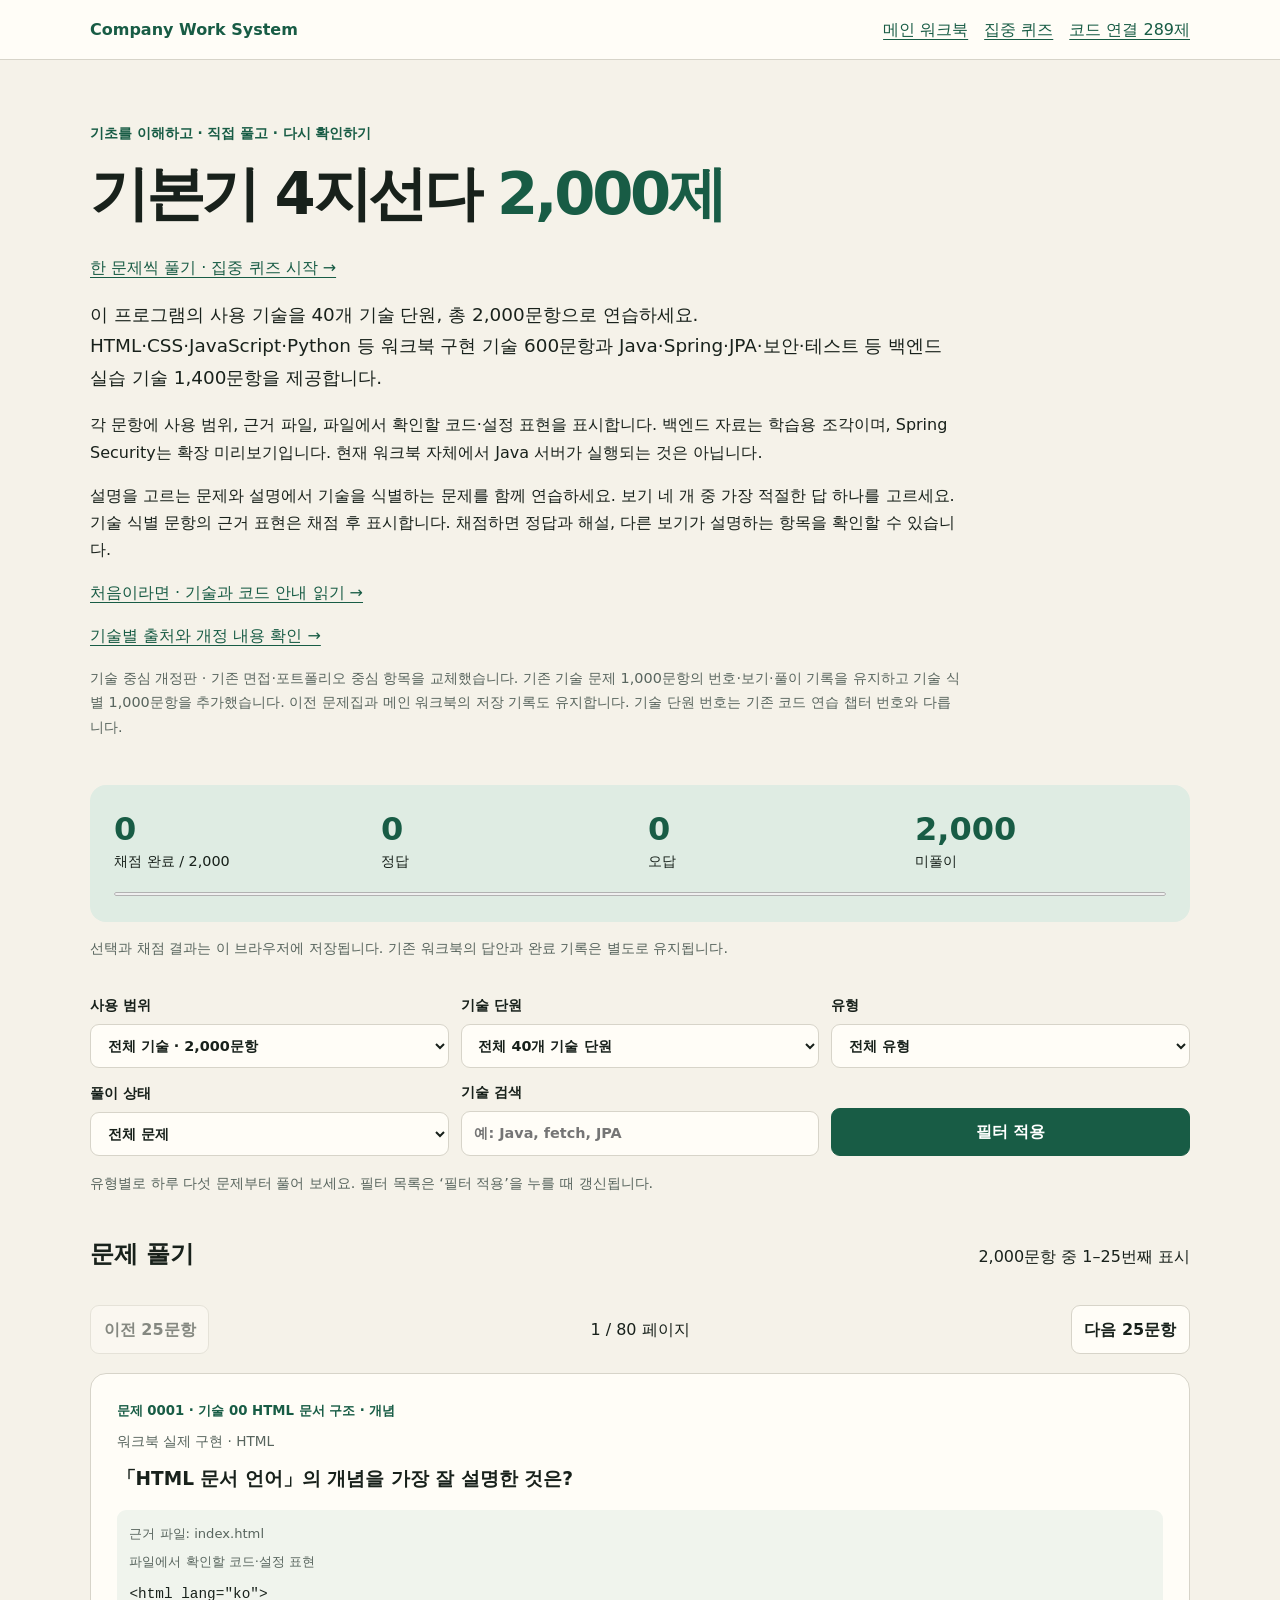
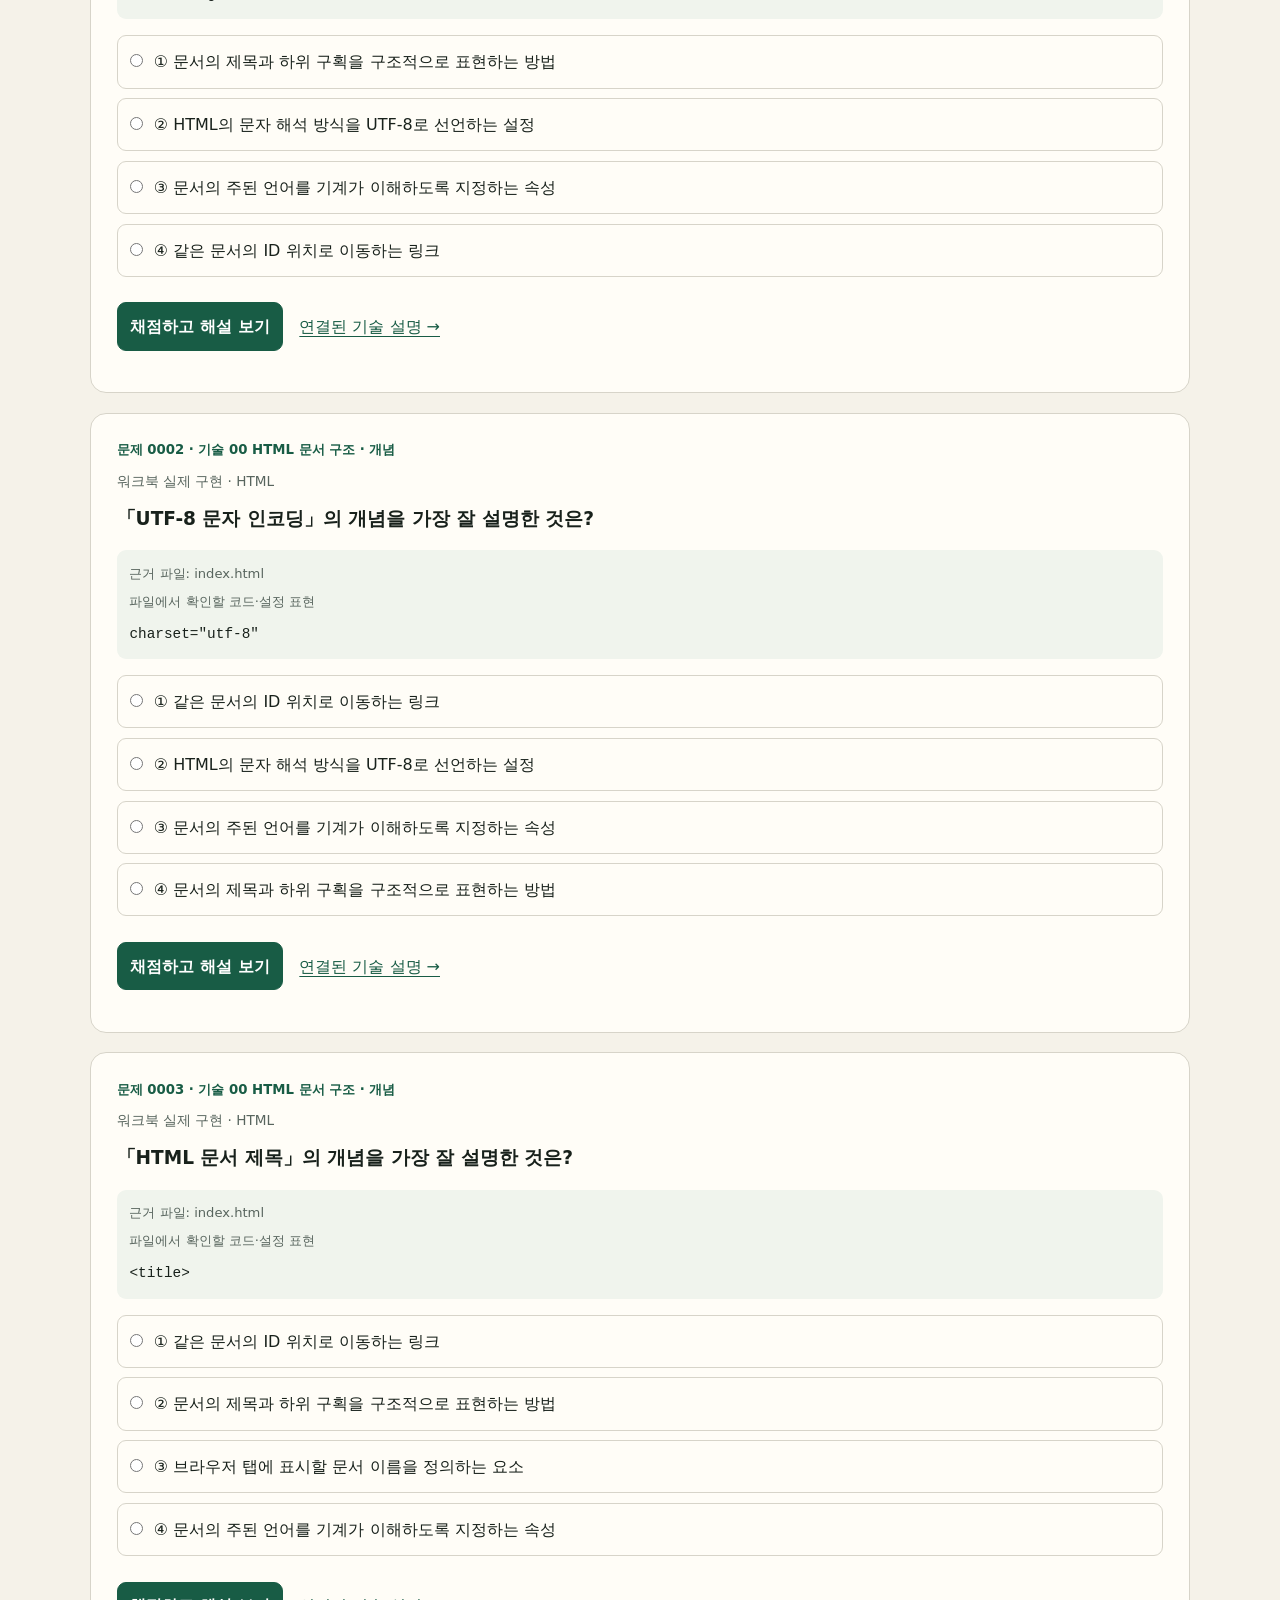
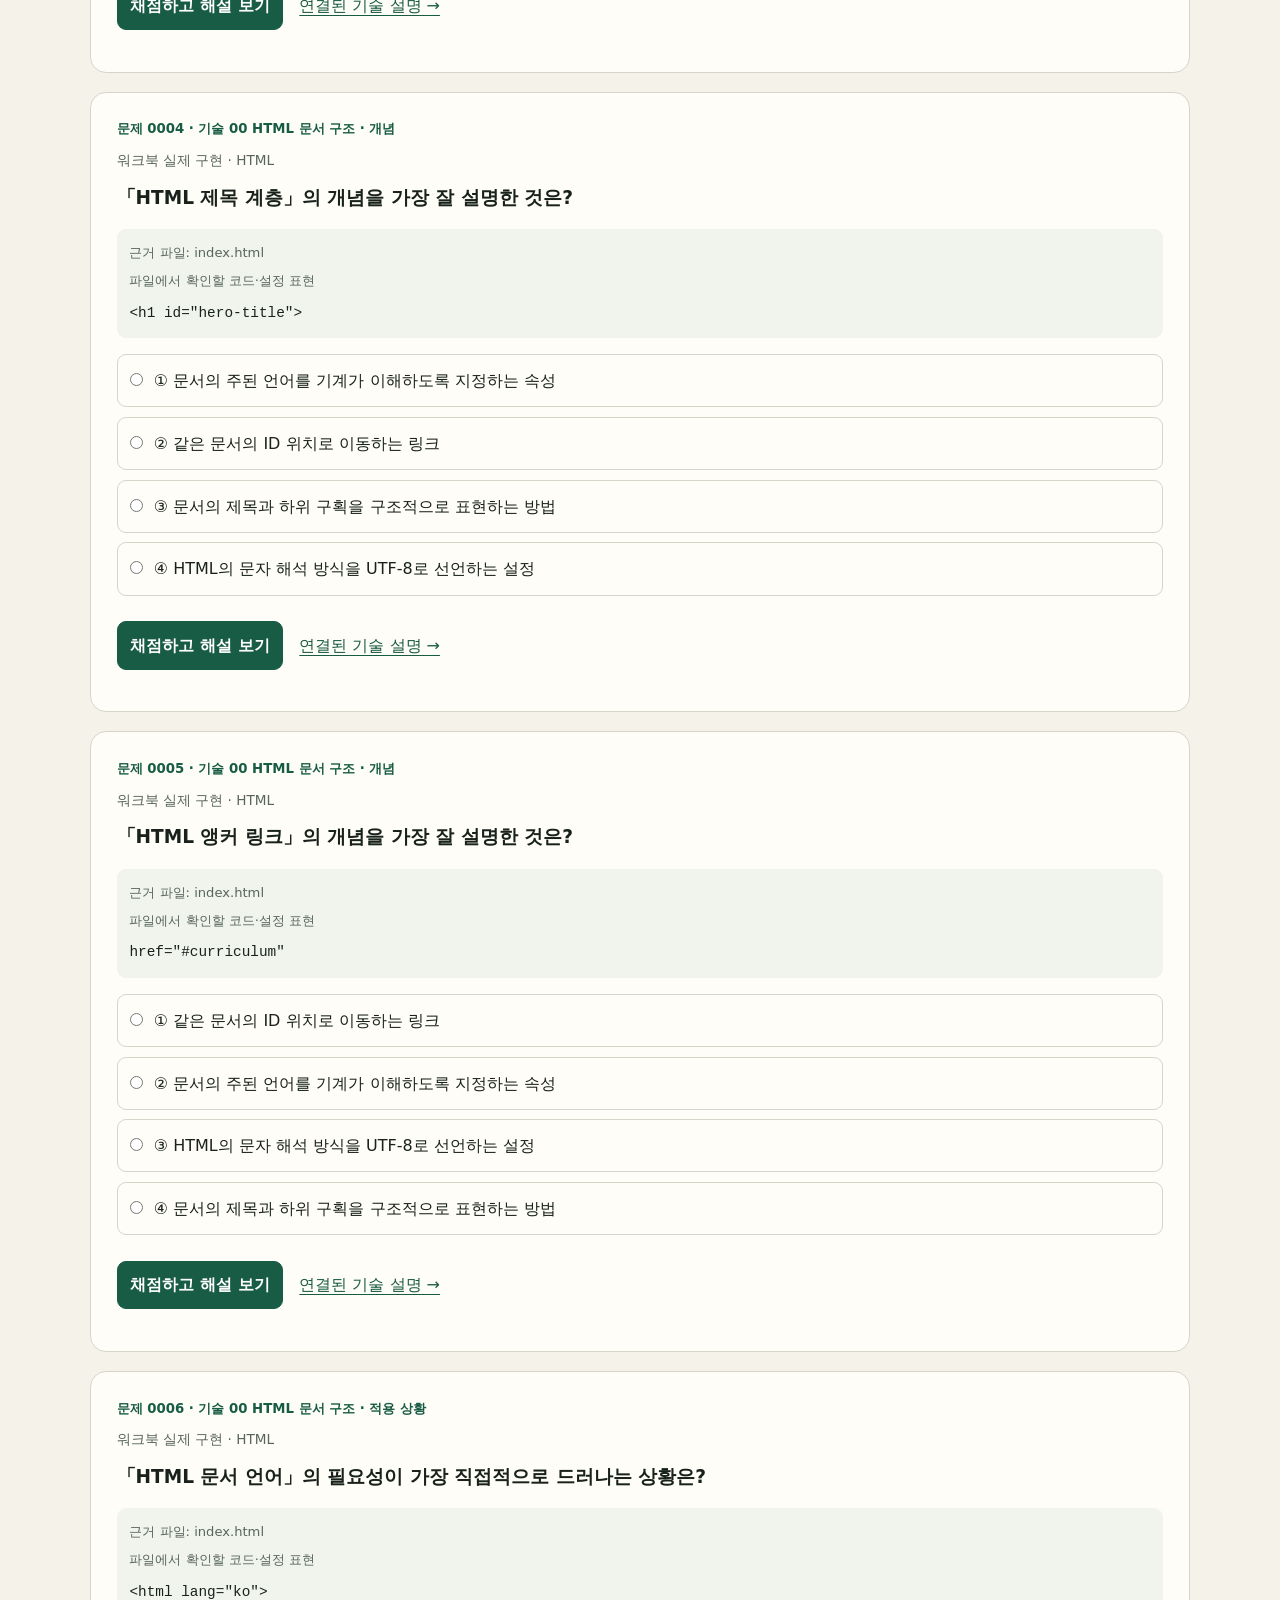
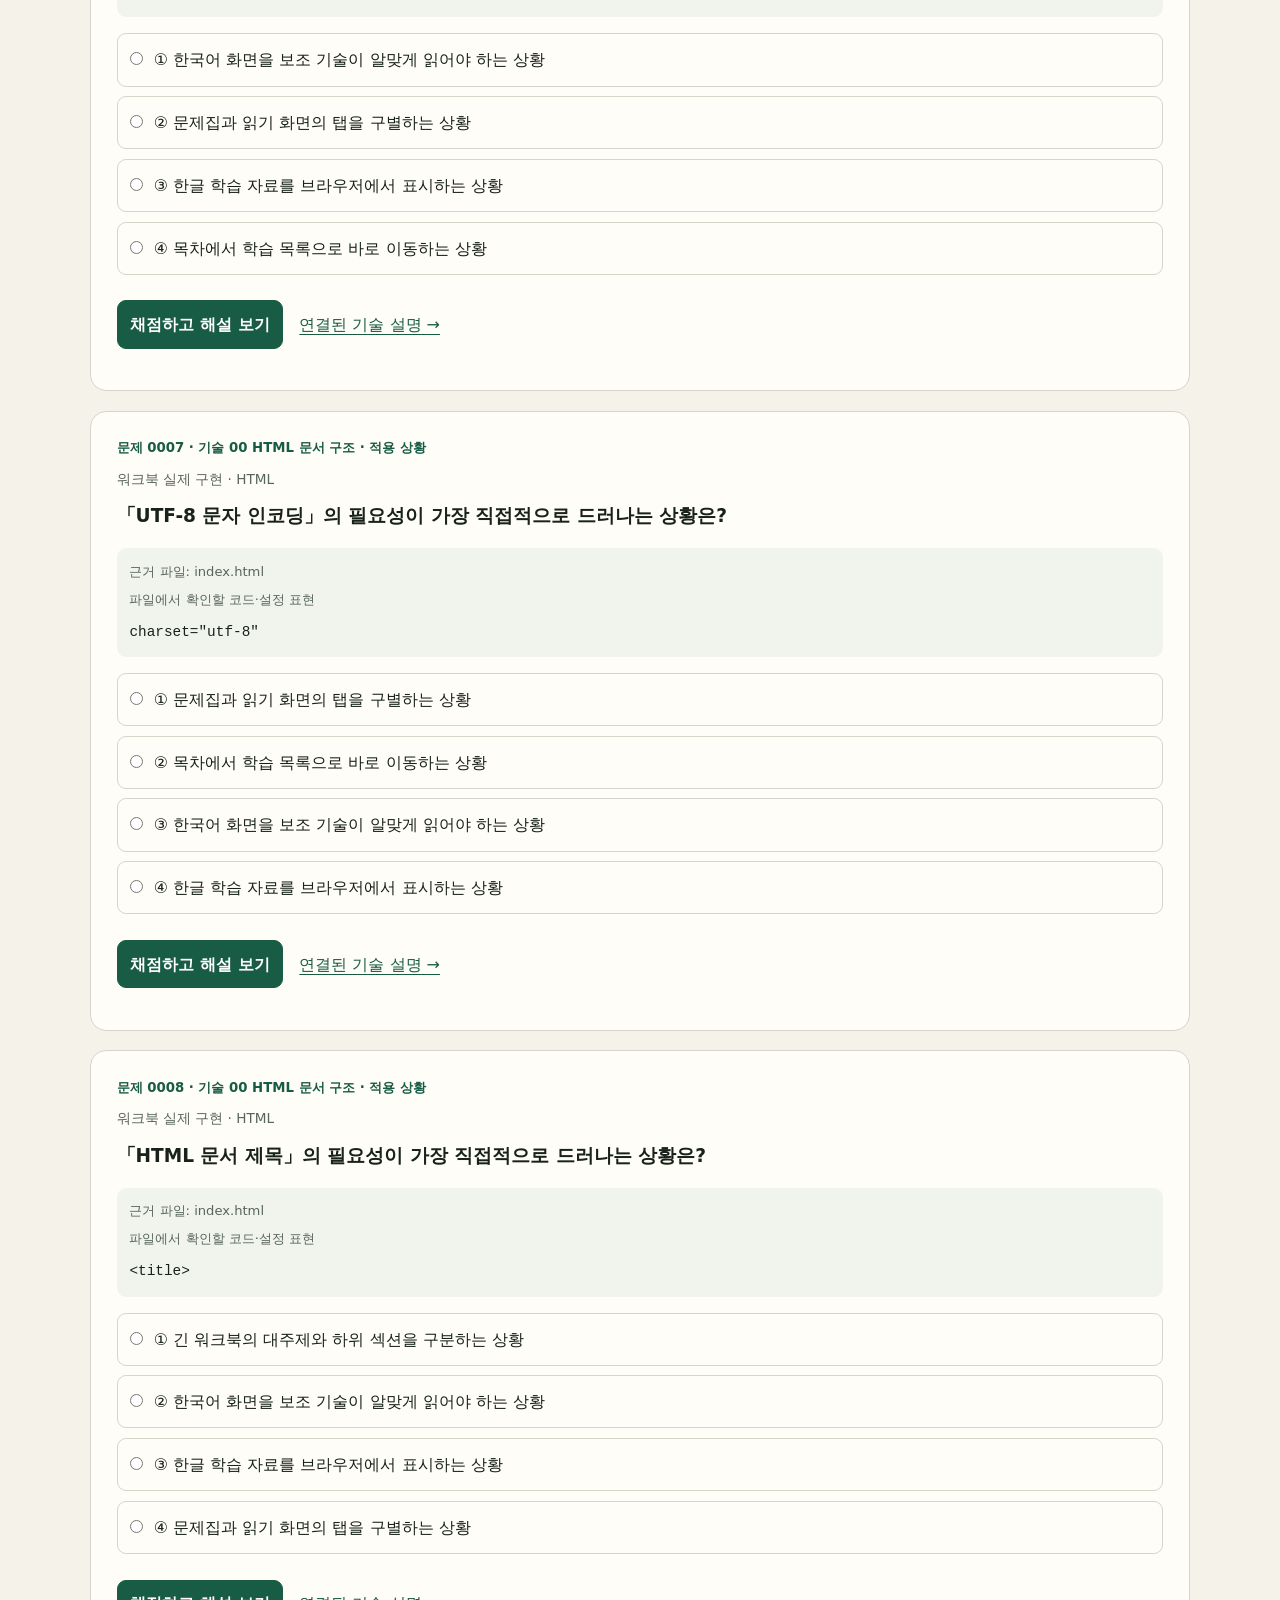
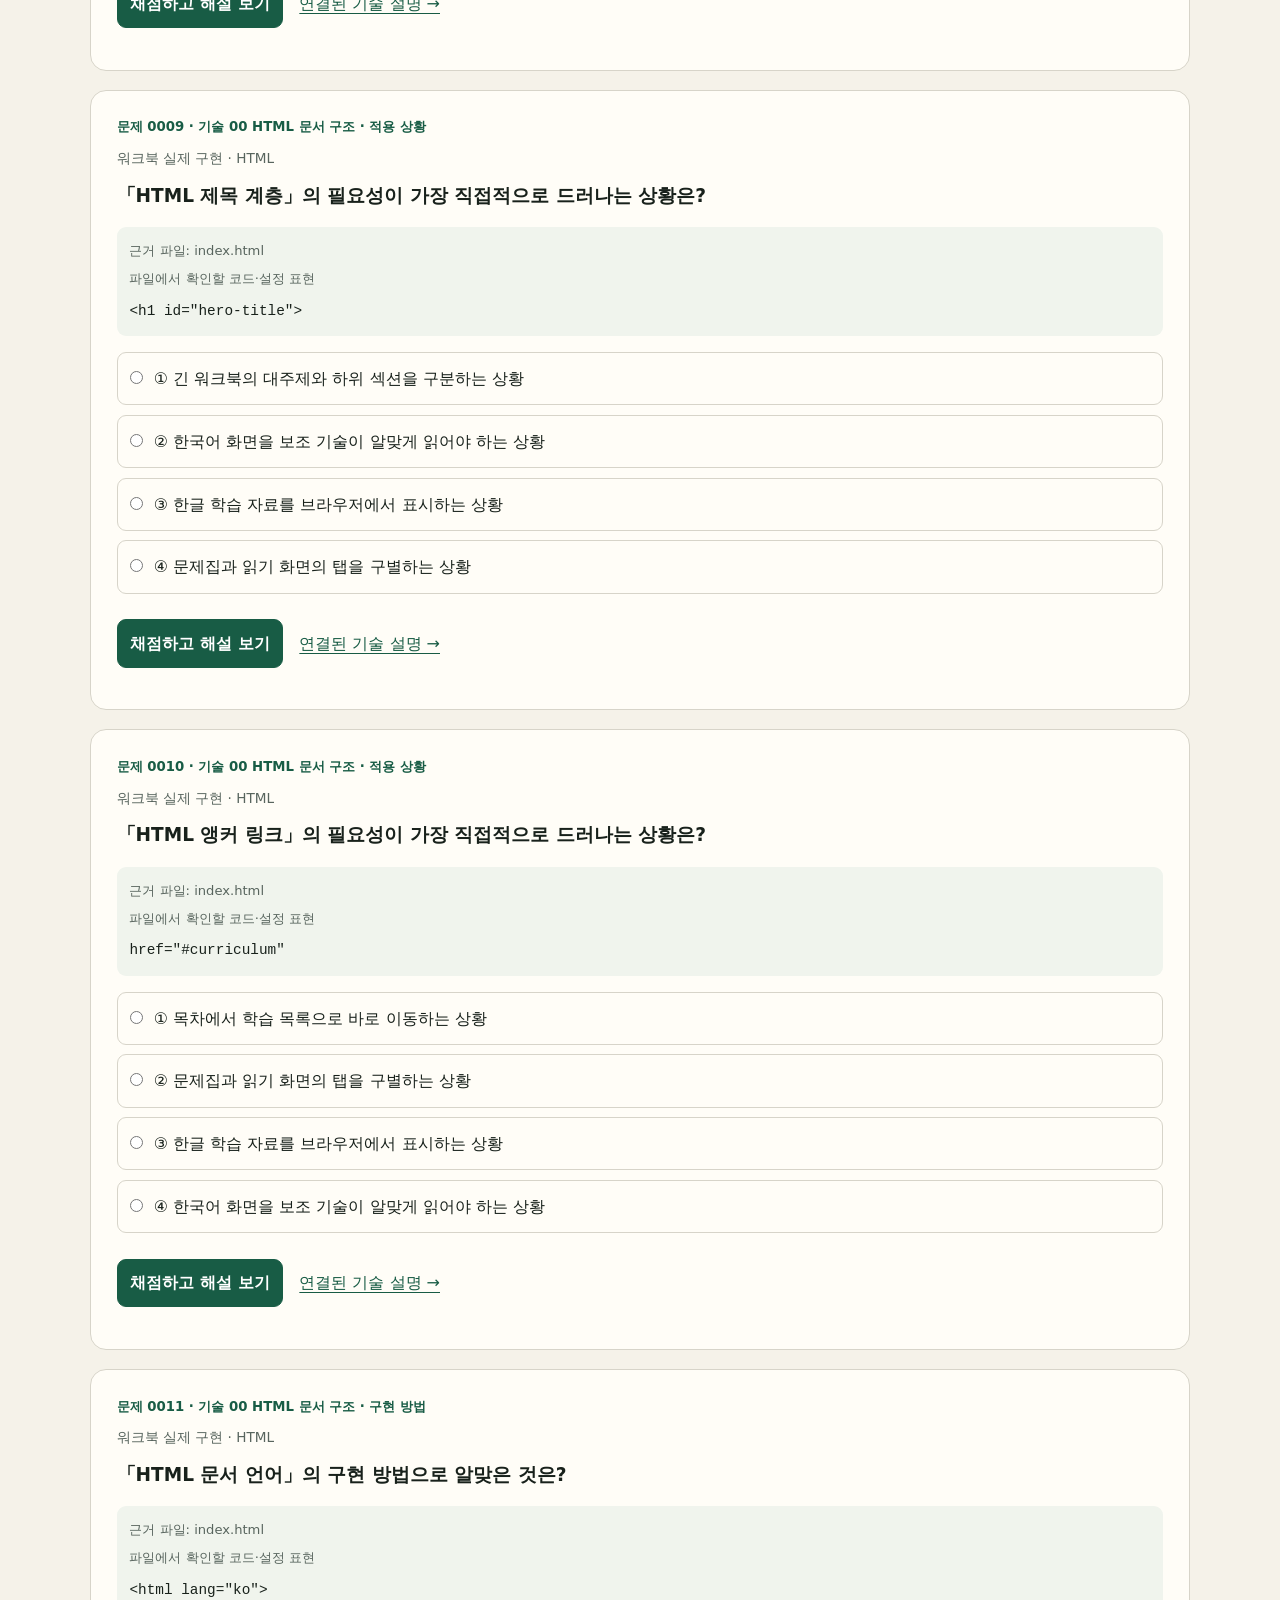
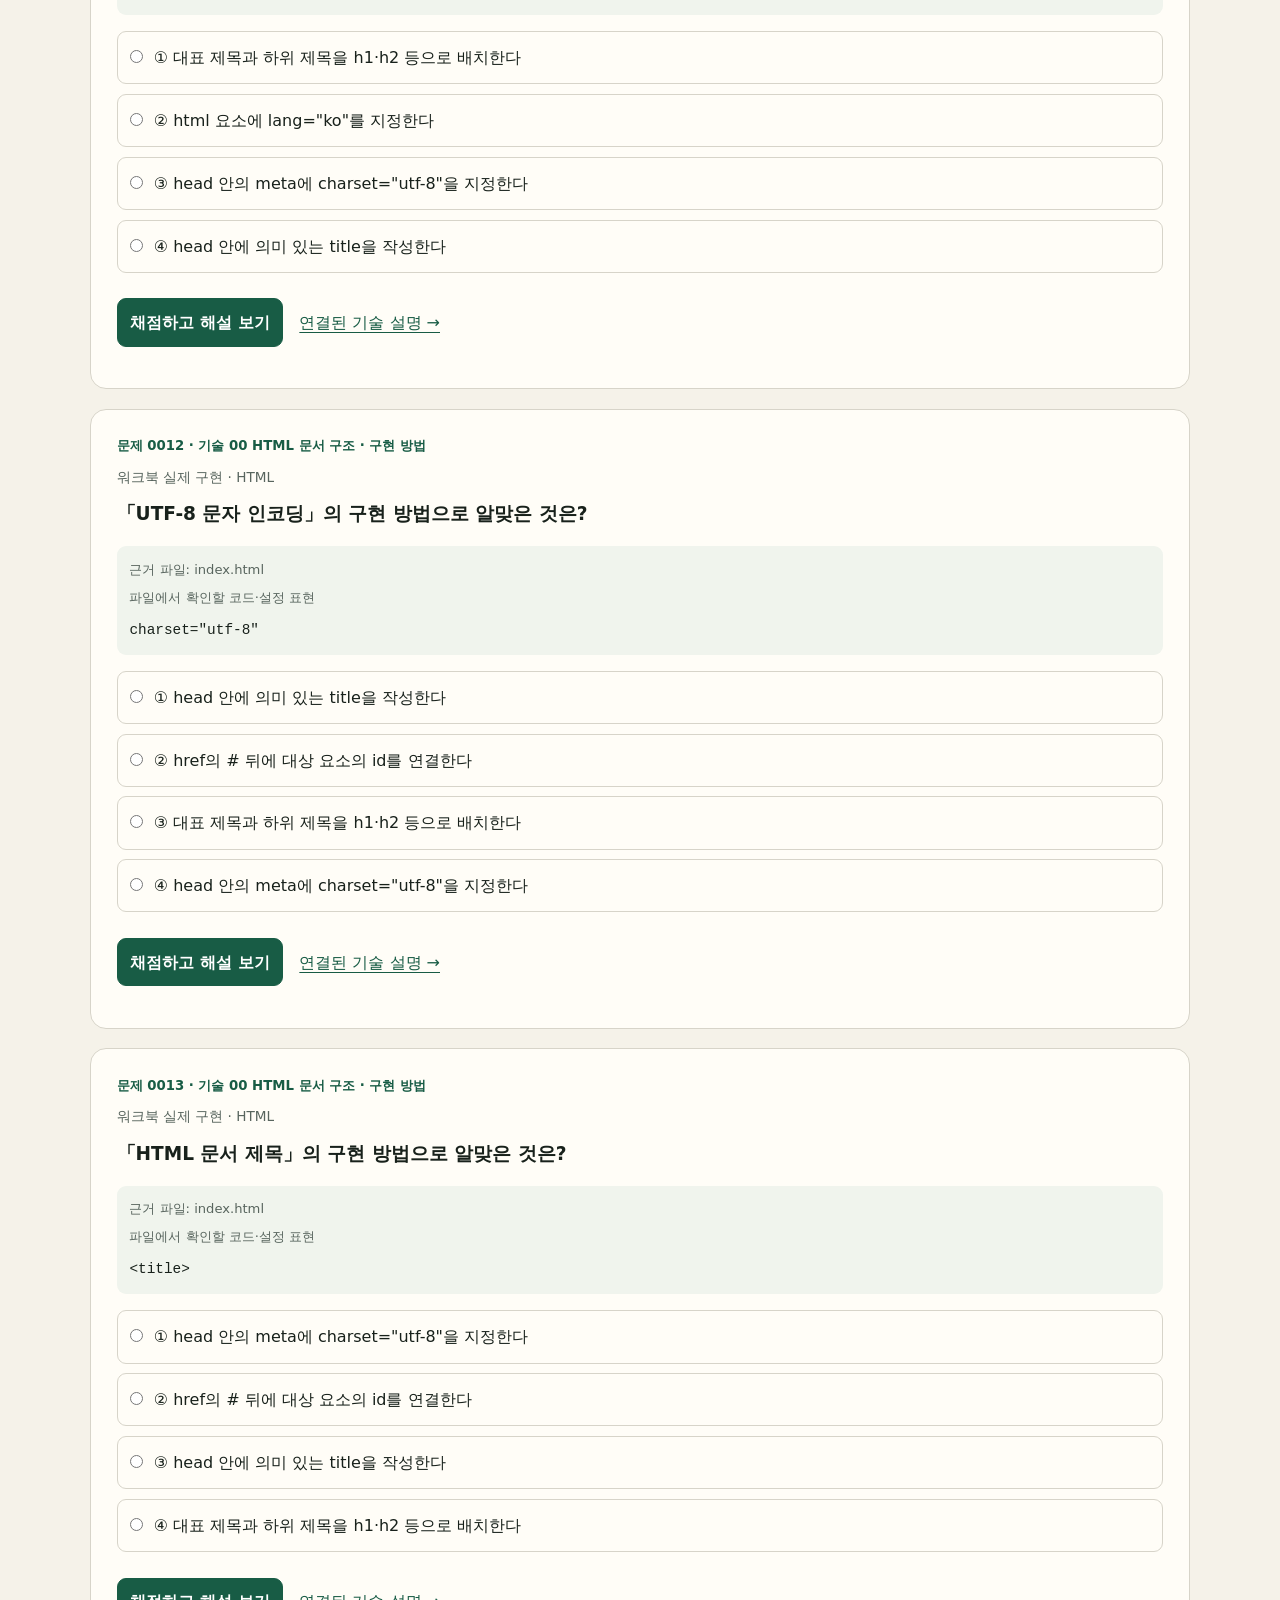
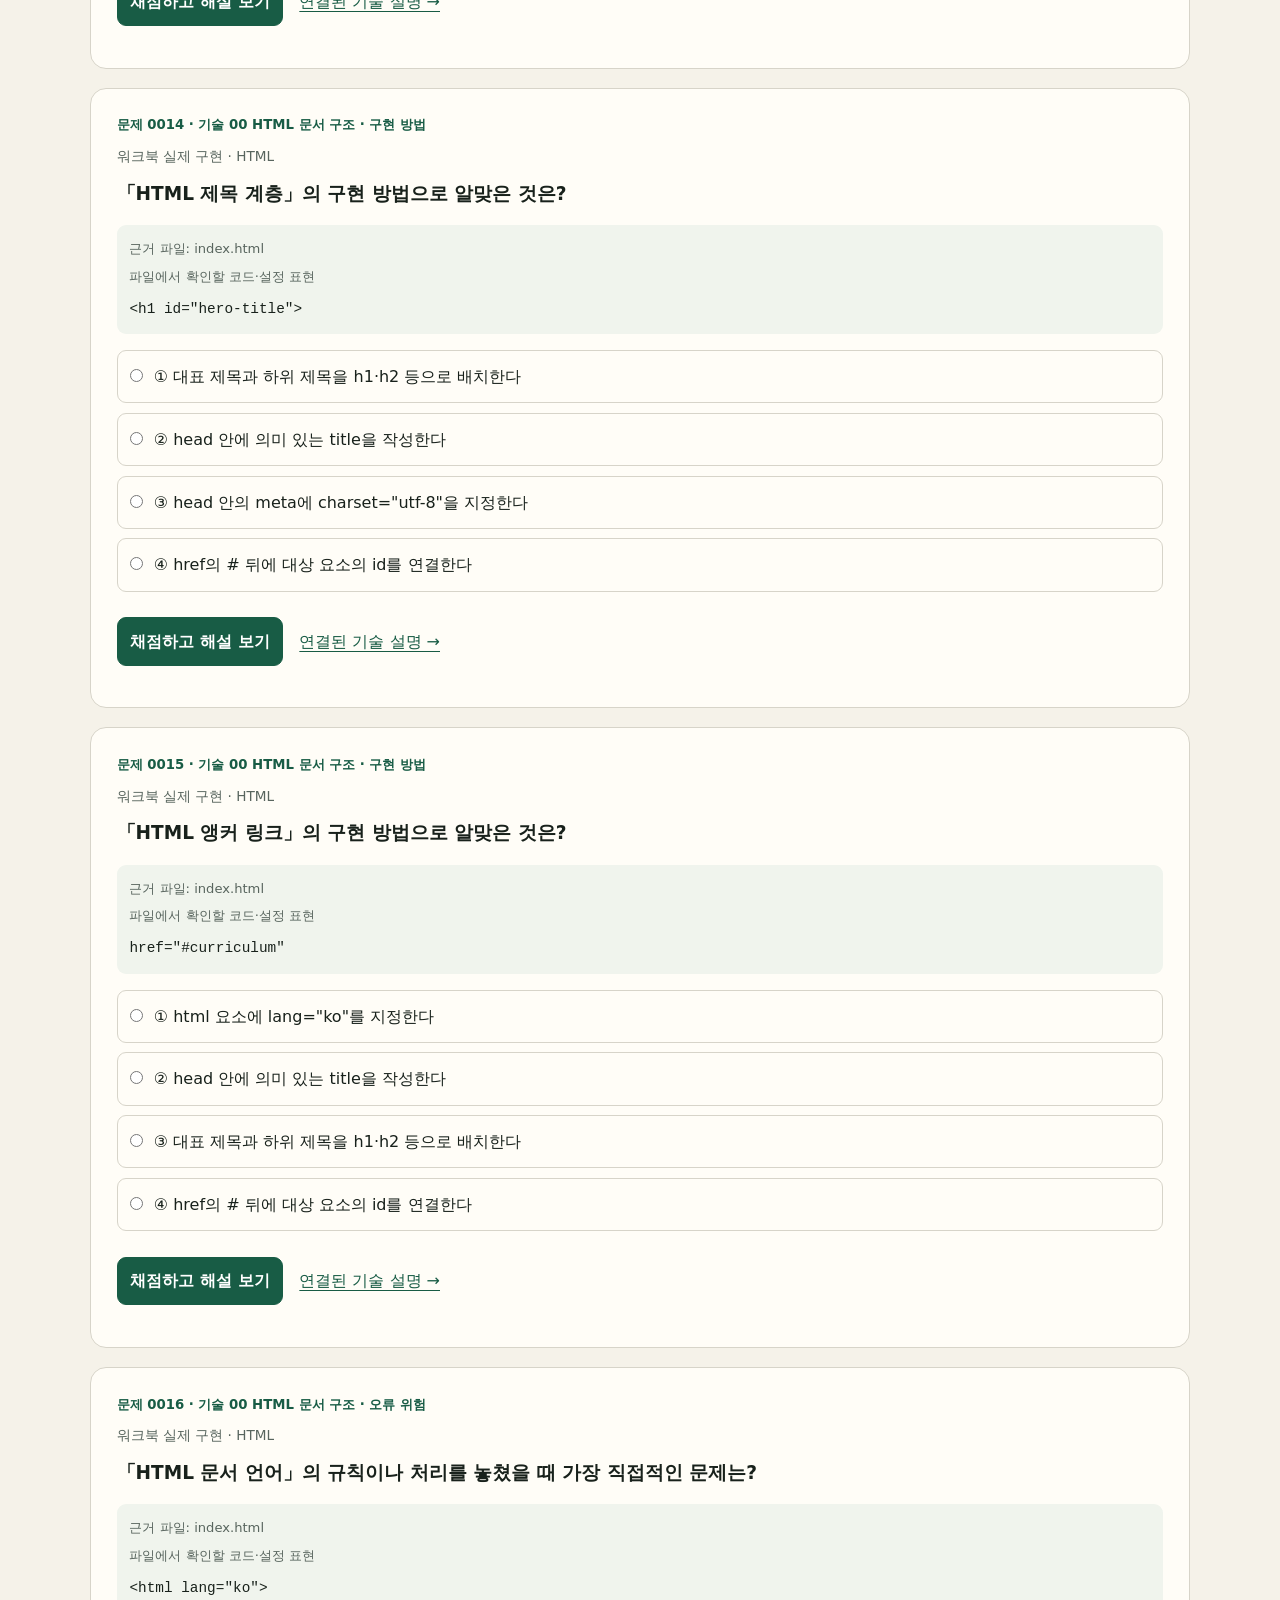
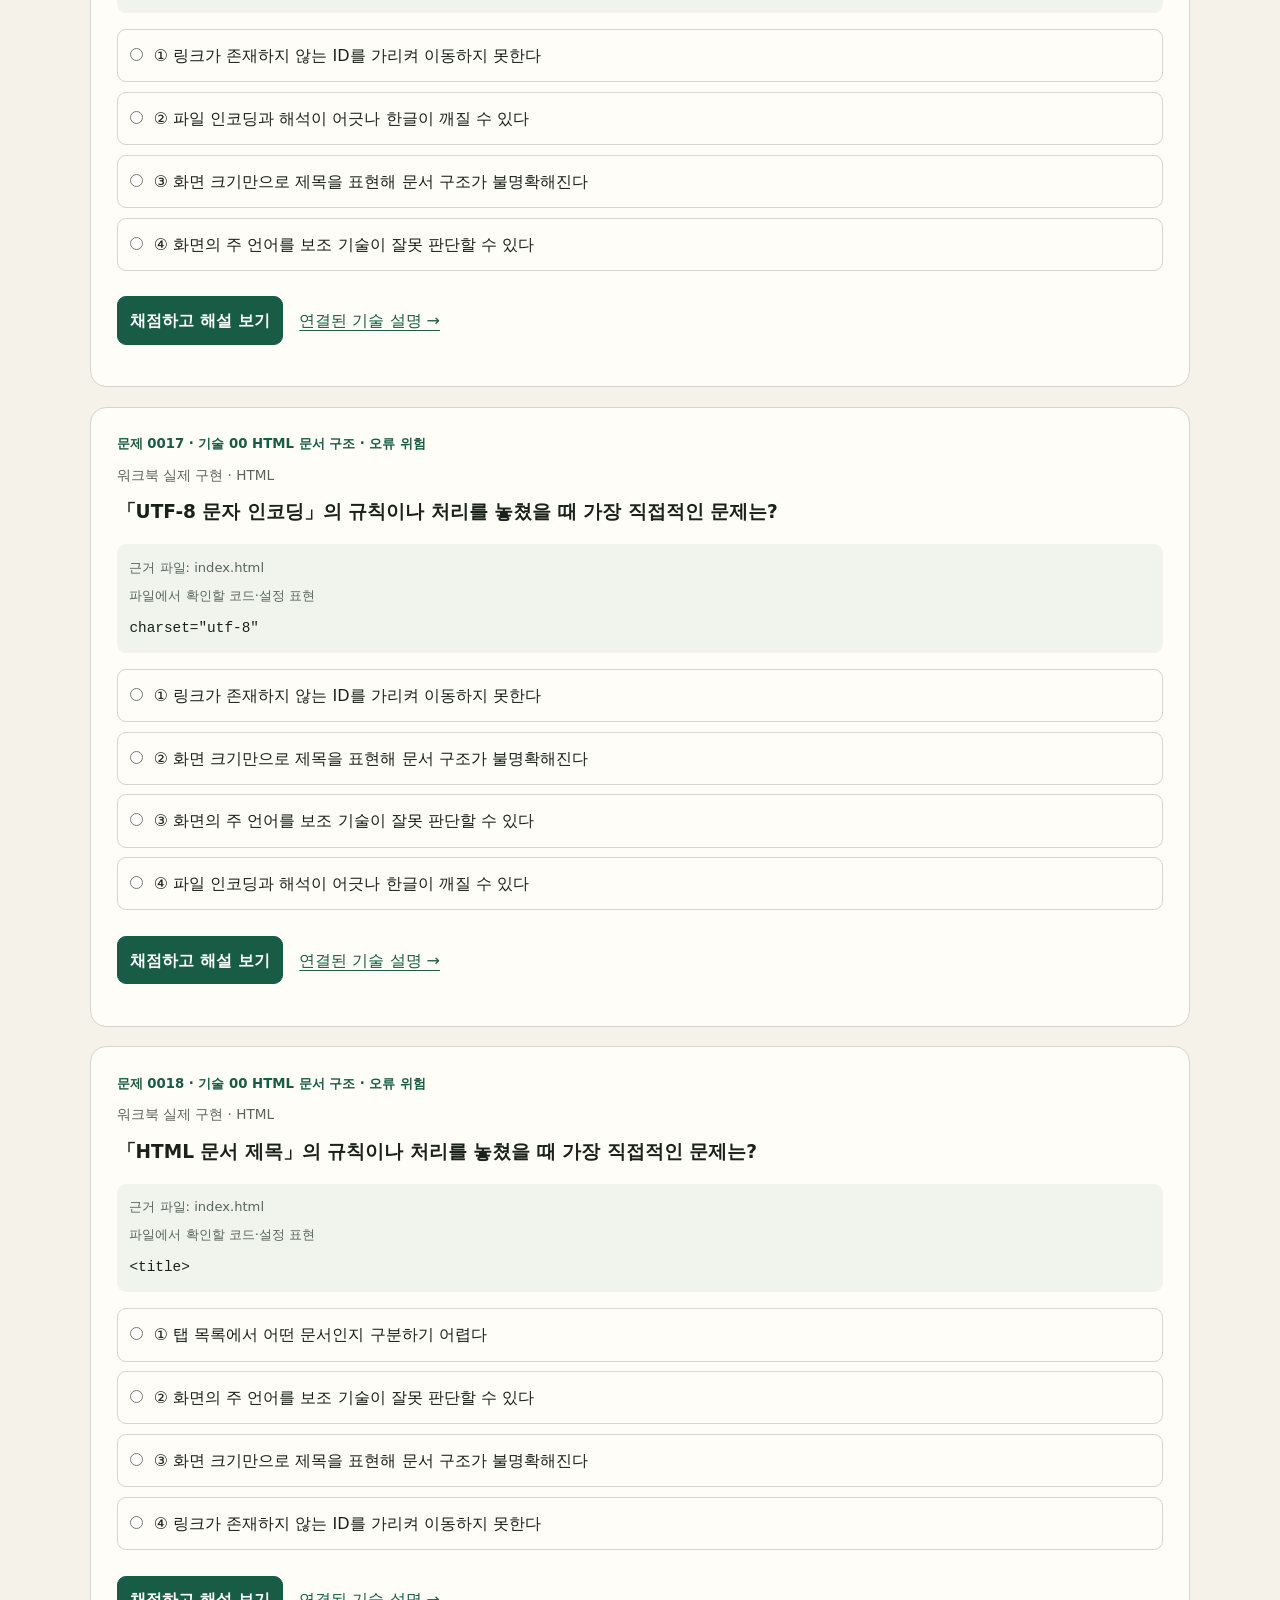
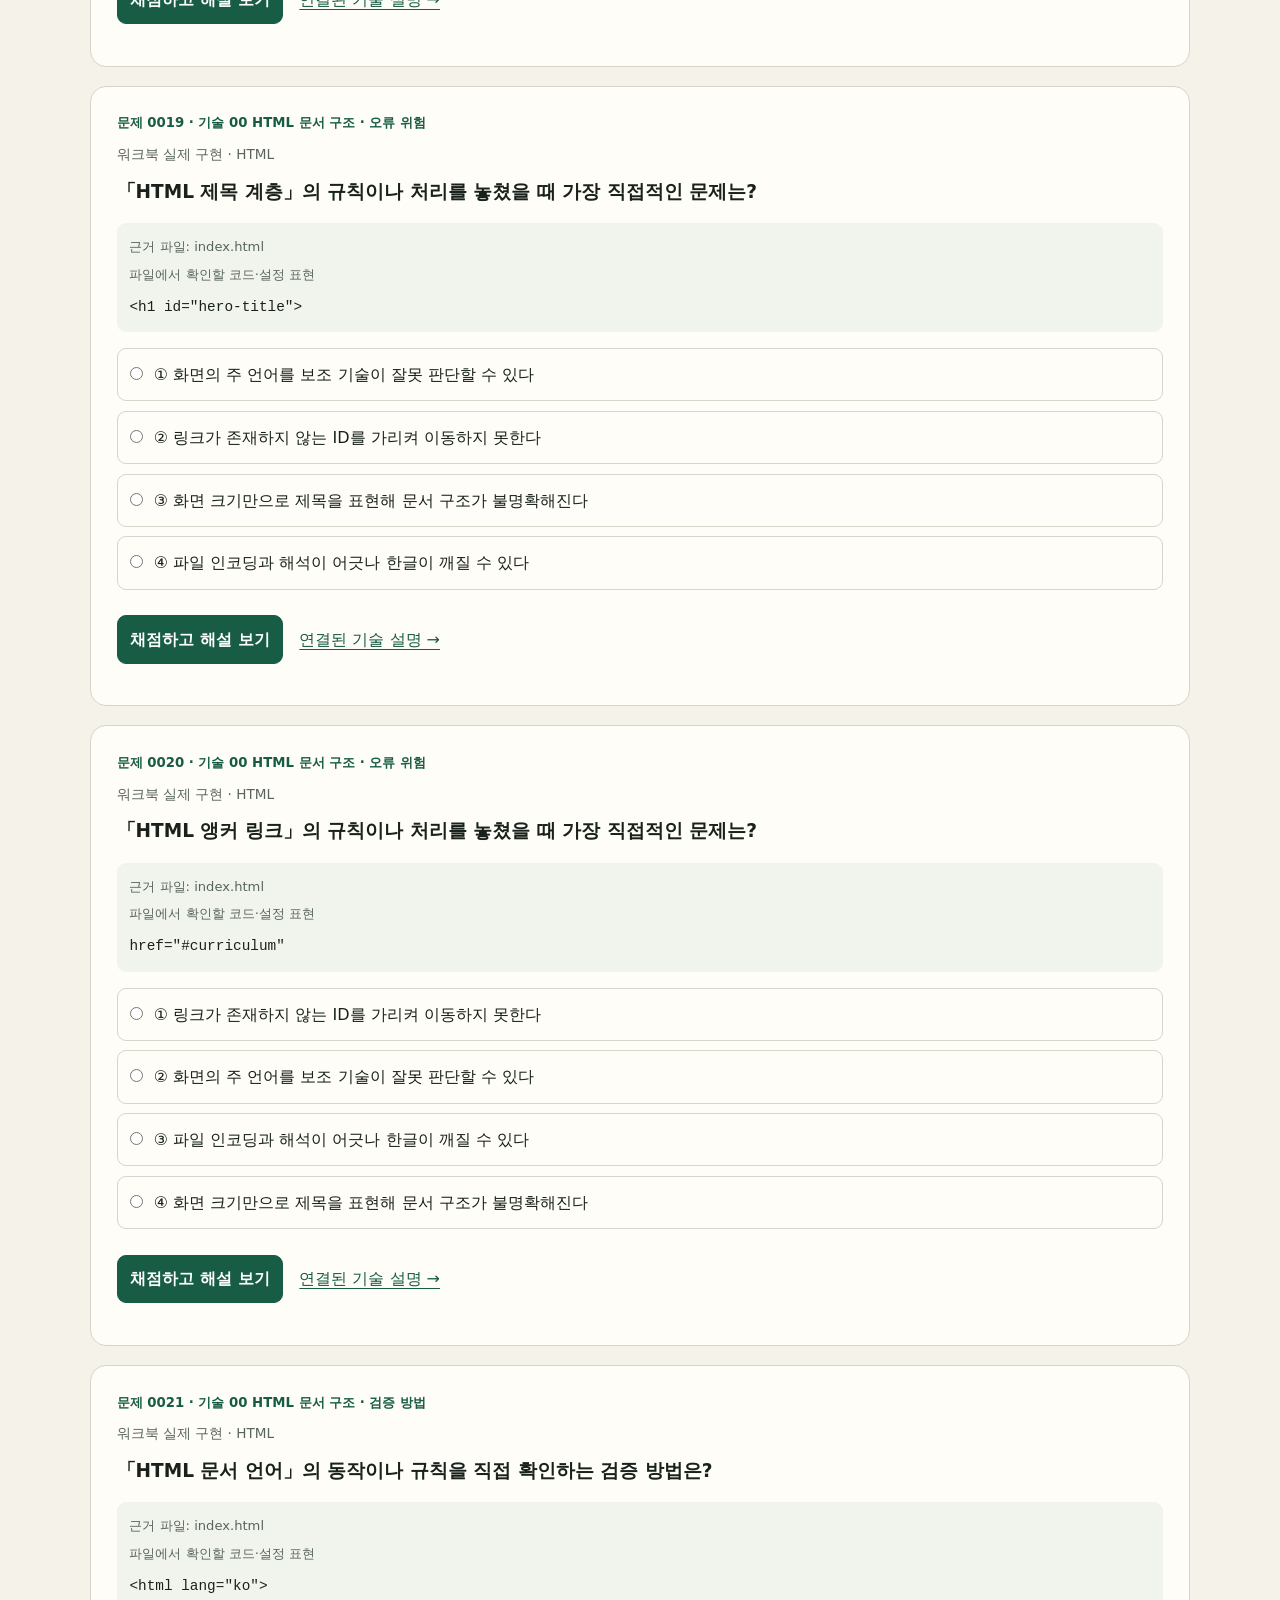
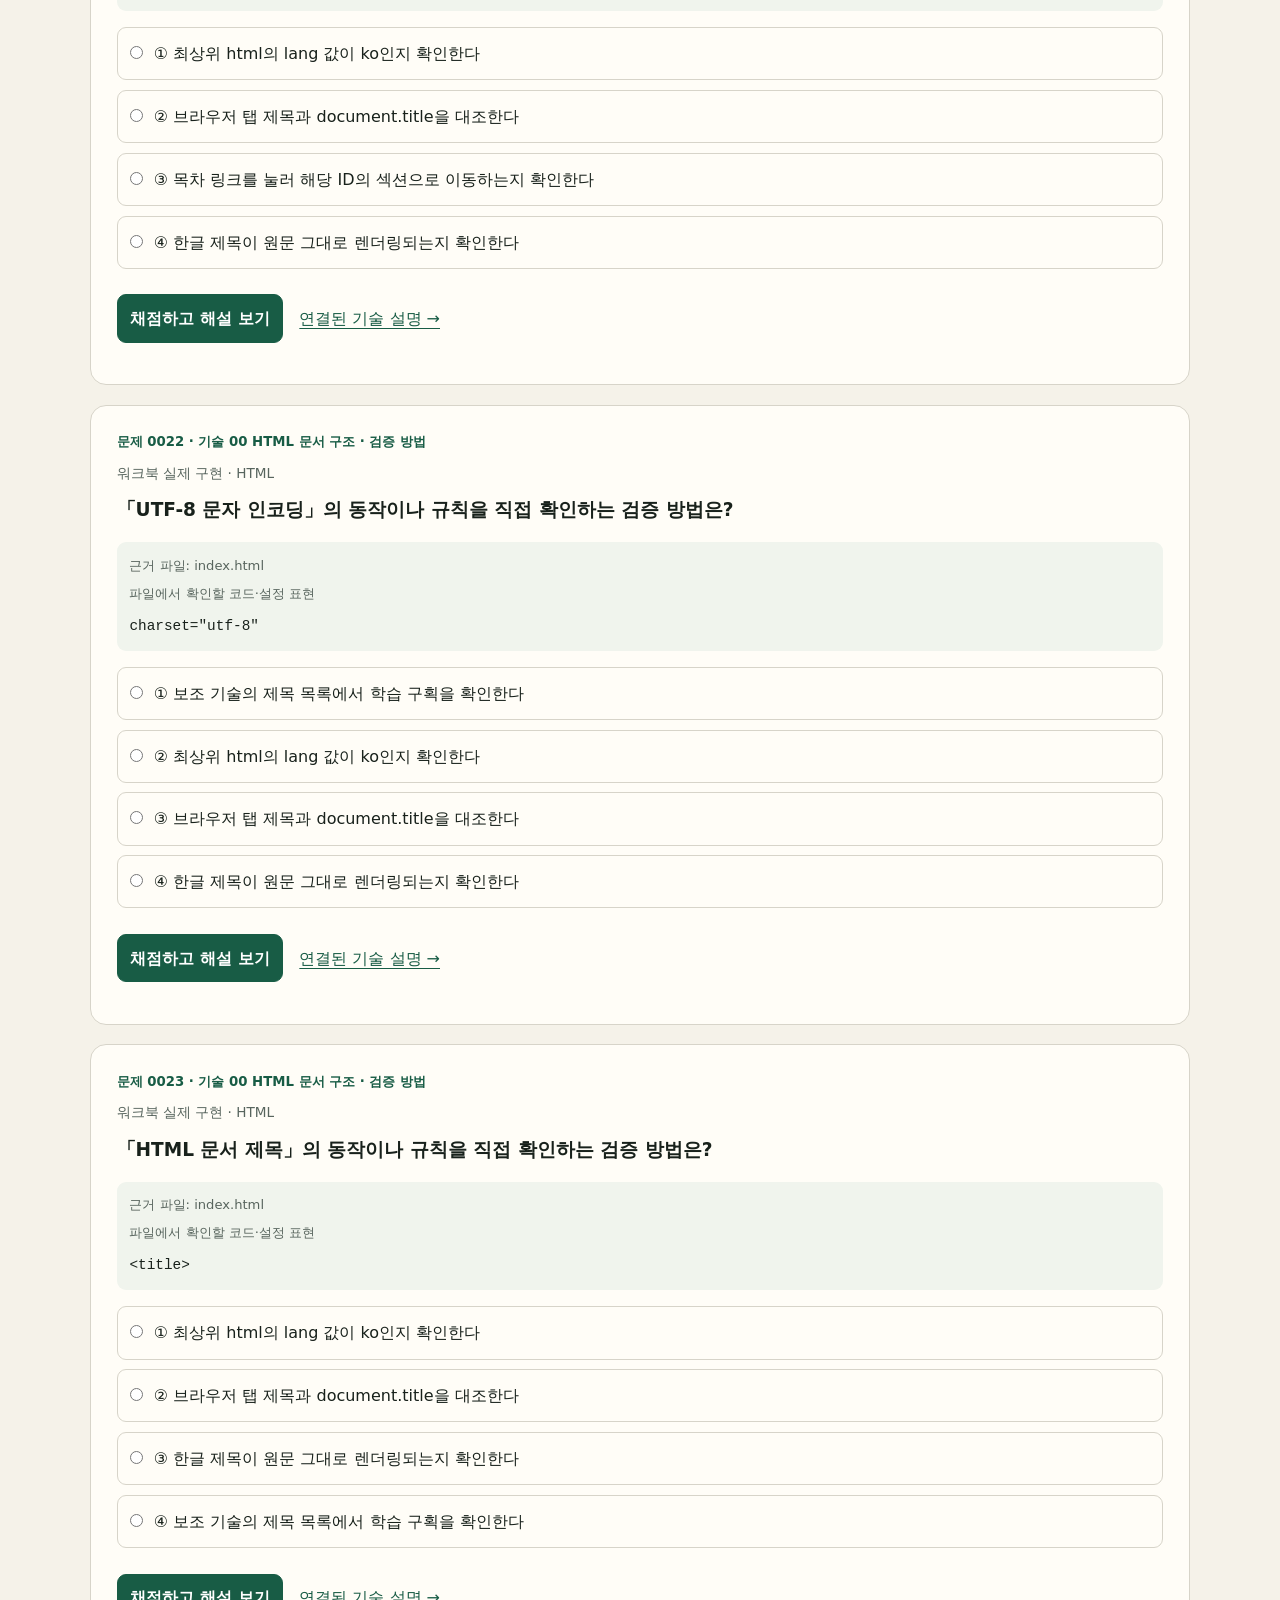
<file: fundamentals.html>
<!-- 중학생 눈높이: 기술 기본기 2,000제를 검색하고 푸는 화면입니다. -->
<!-- HTML은 화면의 뼈대, CSS는 색과 배치입니다. JavaScript가 연결된 화면에서는 버튼·입력에 동작을 붙입니다. -->
<!-- HTML 주석은 사람이 읽는 설명이며 화면 본문에는 나타나지 않습니다. -->
<!doctype html>
<html lang="ko">
<head>
  <meta charset="utf-8">
  <meta name="viewport" content="width=device-width, initial-scale=1">
  <meta name="description" content="워크북의 HTML·CSS·JavaScript·Python과 백엔드 실습의 Java·Spring·JPA 기술을 배우는 4지선다 2,000문항. 근거 파일과 기술 표현을 함께 확인합니다.">
  <title>기본기 4지선다 2,000제 · Company Work System</title>
  <link rel="icon" href="data:image/svg+xml,%3Csvg xmlns='http://www.w3.org/2000/svg' viewBox='0 0 64 64'%3E%3Crect width='64' height='64' rx='14' fill='%23185c45'/%3E%3Cpath d='M18 17h20c5 0 8 3 8 8v24H26c-5 0-8-3-8-8V17z' fill='%23fffdf7'/%3E%3C/svg%3E">
  <link rel="stylesheet" href="./practice/quiz/quiz.css">
  <!-- defer는 HTML을 읽는 동안 파일을 준비하고 HTML을 다 읽은 뒤 실행합니다. 자료 → 공통 규칙 → 화면 순서를 지킵니다. -->
  <script defer src="./practice/quiz/content-00-09.js"></script>
  <script defer src="./practice/quiz/content-10-19.js"></script>
  <script defer src="./practice/quiz/content-20-29.js"></script>
  <script defer src="./practice/quiz/content-30-39.js"></script>
  <script defer src="./practice/quiz/quiz-core.js"></script>
  <script defer src="./practice/quiz/quiz-page.js"></script>
  <script>
    // 실행 스크립트 자체가 로드되지 않아도 빈 화면 대신 복구 안내를 표시합니다.
    // 왜 load일까요? defer 스크립트가 모두 실행된 뒤에 오는 신호라, 이때도 문제 목록이 비어 있으면 '준비 실패'라고 확신할 수 있습니다.
    window.addEventListener("load", function () {
      if (!document.getElementById("question-list").hasChildNodes()) {
        document.getElementById("load-error").hidden = false;
        document.getElementById("result-summary").textContent = "문제 준비에 실패했습니다.";
      }
    });
  </script>
</head>
<body>
  <a class="skip-link" href="#questions-heading">문제로 건너뛰기</a>
  <header class="topbar">
    <a class="brand" href="./index.html">Company Work System</a>
    <nav aria-label="학습 메뉴">
      <a href="./index.html">메인 워크북</a>
      <a href="./quiz.html?bank=fundamentals">집중 퀴즈</a>
      <a href="./problems.html">코드 연결 289제</a>
    </nav>
  </header>
  <main class="page">
    <section class="hero" aria-labelledby="page-title">
      <p class="eyebrow">기초를 이해하고 · 직접 풀고 · 다시 확인하기</p>
      <h1 id="page-title">기본기 4지선다 <span>2,000제</span></h1>
      <p><a href="./quiz.html?bank=fundamentals">한 문제씩 풀기 · 집중 퀴즈 시작 →</a></p>
      <p class="intro">이 프로그램의 사용 기술을 40개 기술 단원, 총 2,000문항으로 연습하세요.
        HTML·CSS·JavaScript·Python 등 워크북 구현 기술 600문항과
        Java·Spring·JPA·보안·테스트 등 백엔드 실습 기술 1,400문항을 제공합니다.</p>
      <p>각 문항에 사용 범위, 근거 파일, 파일에서 확인할 코드·설정 표현을 표시합니다.
        백엔드 자료는 학습용 조각이며, Spring Security는 확장 미리보기입니다.
        현재 워크북 자체에서 Java 서버가 실행되는 것은 아닙니다.</p>
      <p>설명을 고르는 문제와 설명에서 기술을 식별하는 문제를 함께 연습하세요.
        보기 네 개 중 가장 적절한 답 하나를 고르세요. 기술 식별 문항의 근거 표현은 채점 후 표시합니다.
        채점하면 정답과 해설, 다른 보기가 설명하는 항목을 확인할 수 있습니다.</p>
      <a href="./workbook-viewer.html?file=practice/beginner-guide.md">처음이라면 · 기술과 코드 안내 읽기 →</a>
      <p><a href="./workbook-viewer.html?file=practice/quiz/technology-audit.md">기술별 출처와 개정 내용 확인 →</a></p>
      <p id="revision-note" class="muted">기술 중심 개정판 · 기존 면접·포트폴리오 중심 항목을 교체했습니다.
        기존 기술 문제 1,000문항의 번호·보기·풀이 기록을 유지하고 기술 식별 1,000문항을 추가했습니다.
        이전 문제집과 메인 워크북의 저장 기록도 유지합니다.
        기술 단원 번호는 기존 코드 연습 챕터 번호와 다릅니다.</p>
    </section>

    <section class="progress-panel" aria-label="전체 풀이 현황">
      <div><strong id="answered-count">0</strong><span>채점 완료 / 2,000</span></div>
      <div><strong id="correct-count">0</strong><span>정답</span></div>
      <div><strong id="wrong-count">0</strong><span>오답</span></div>
      <div><strong id="remaining-count">2,000</strong><span>미풀이</span></div>
      <progress id="study-progress" max="2000" value="0" aria-label="전체 채점 진행률"></progress>
    </section>
    <p id="storage-status" class="muted" role="status">선택과 채점 결과는 이 브라우저에 저장됩니다. 기존 워크북의 답안과 완료 기록은 별도로 유지됩니다.</p>

    <form id="filters" class="filters" aria-label="문제 선택">
      <label>사용 범위<select id="scope-filter" name="scope">
        <option value="">전체 기술 · 2,000문항</option>
        <option value="workbook">워크북 실제 구현 · 600문항</option>
        <option value="backend">백엔드 실습·확장 · 1,400문항</option>
      </select></label>
      <label>기술 단원<select id="chapter-filter" name="chapter"><option value="">전체 40개 기술 단원</option></select></label>
      <label>유형<select id="kind-filter" name="kind"><option value="">전체 유형</option></select></label>
      <label>풀이 상태<select id="mode-filter" name="mode">
        <option value="all">전체 문제</option><option value="unanswered">미풀이</option>
        <option value="wrong">오답 복습</option><option value="correct">맞힌 문제</option>
      </select></label>
      <label>기술 검색<input id="search-filter" name="query" type="search" placeholder="예: Java, fetch, JPA" maxlength="100"></label>
      <button id="apply-filters" type="submit" disabled>필터 적용</button>
    </form>
    <p class="muted">유형별로 하루 다섯 문제부터 풀어 보세요. 필터 목록은 ‘필터 적용’을 누를 때 갱신됩니다.</p>

    <section aria-labelledby="questions-heading">
      <div class="list-heading">
        <h2 id="questions-heading" tabindex="-1">문제 풀기</h2>
        <p id="result-summary" role="status">문제를 준비하고 있습니다.</p>
      </div>
      <div class="pagination" aria-label="문제 페이지 위쪽 탐색">
        <button id="previous-top" type="button" disabled>이전 25문항</button>
        <span id="page-status-top"></span>
        <button id="next-top" type="button" disabled>다음 25문항</button>
      </div>
      <p id="load-error" role="alert" hidden>문제를 불러오지 못했습니다. 저장소의 practice/quiz 파일이 모두 있는지 확인한 뒤 새로고침해 주세요.</p>
      <noscript><p>문제 풀이에는 JavaScript가 필요합니다. 브라우저에서 JavaScript를 켜 주세요.</p></noscript>
      <div id="question-list"></div>
      <div class="pagination" aria-label="문제 페이지 아래쪽 탐색">
        <button id="previous-bottom" type="button" disabled>이전 25문항</button>
        <span id="page-status-bottom"></span>
        <button id="next-bottom" type="button" disabled>다음 25문항</button>
      </div>
    </section>
    <footer>
      <p>객관식 정답은 개념 확인입니다. 챕터 완료에는 직접 구현한 코드와 테스트 증거가 필요합니다.</p>
      <p>풀이 기록은 현재 브라우저·접속 주소에 저장됩니다. 메인 워크북의 학습 기록 백업과 복원으로 JSON 파일을 보관하고 다른 브라우저에서도 이어갈 수 있습니다.</p>
      <p><a href="./index.html#backup-title">학습 기록 백업과 복원 →</a></p>
      <a href="./index.html">워크북으로 돌아가기 →</a>
    </footer>
  </main>
</body>
</html>
</file>
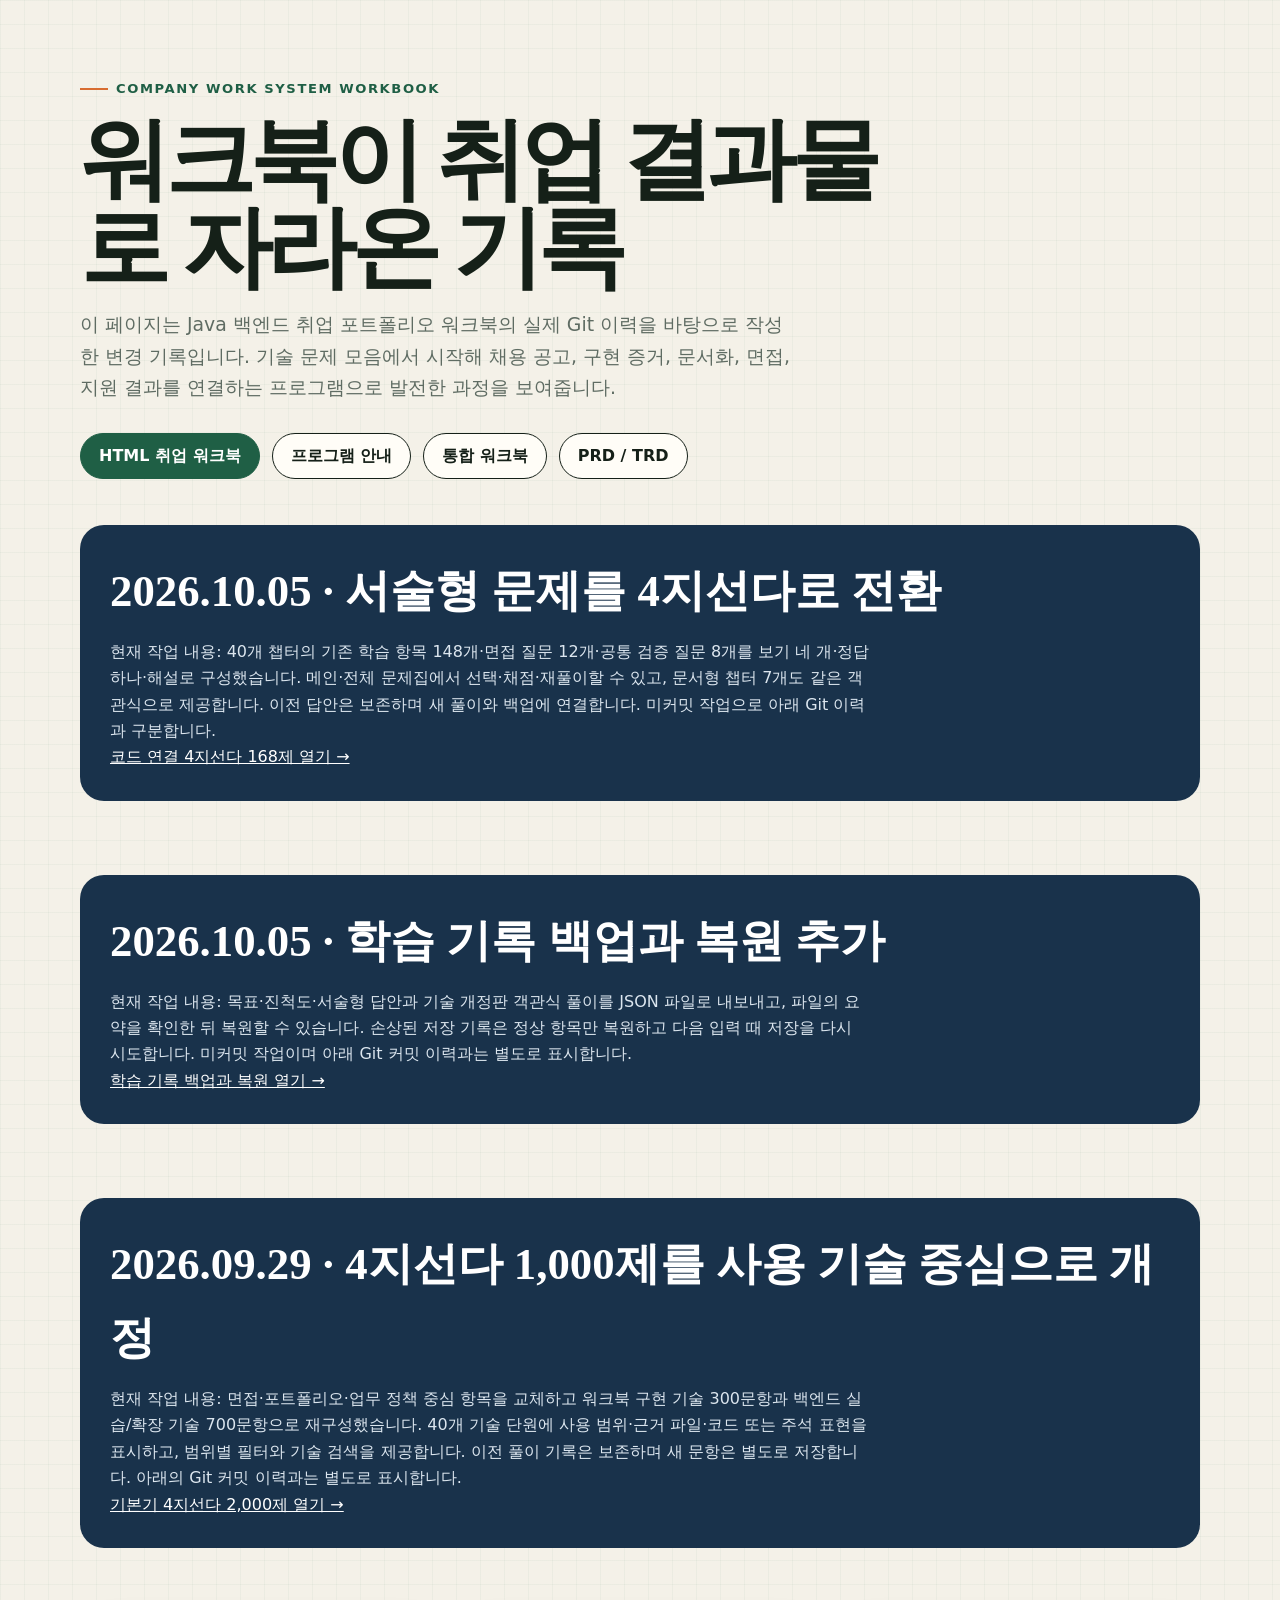
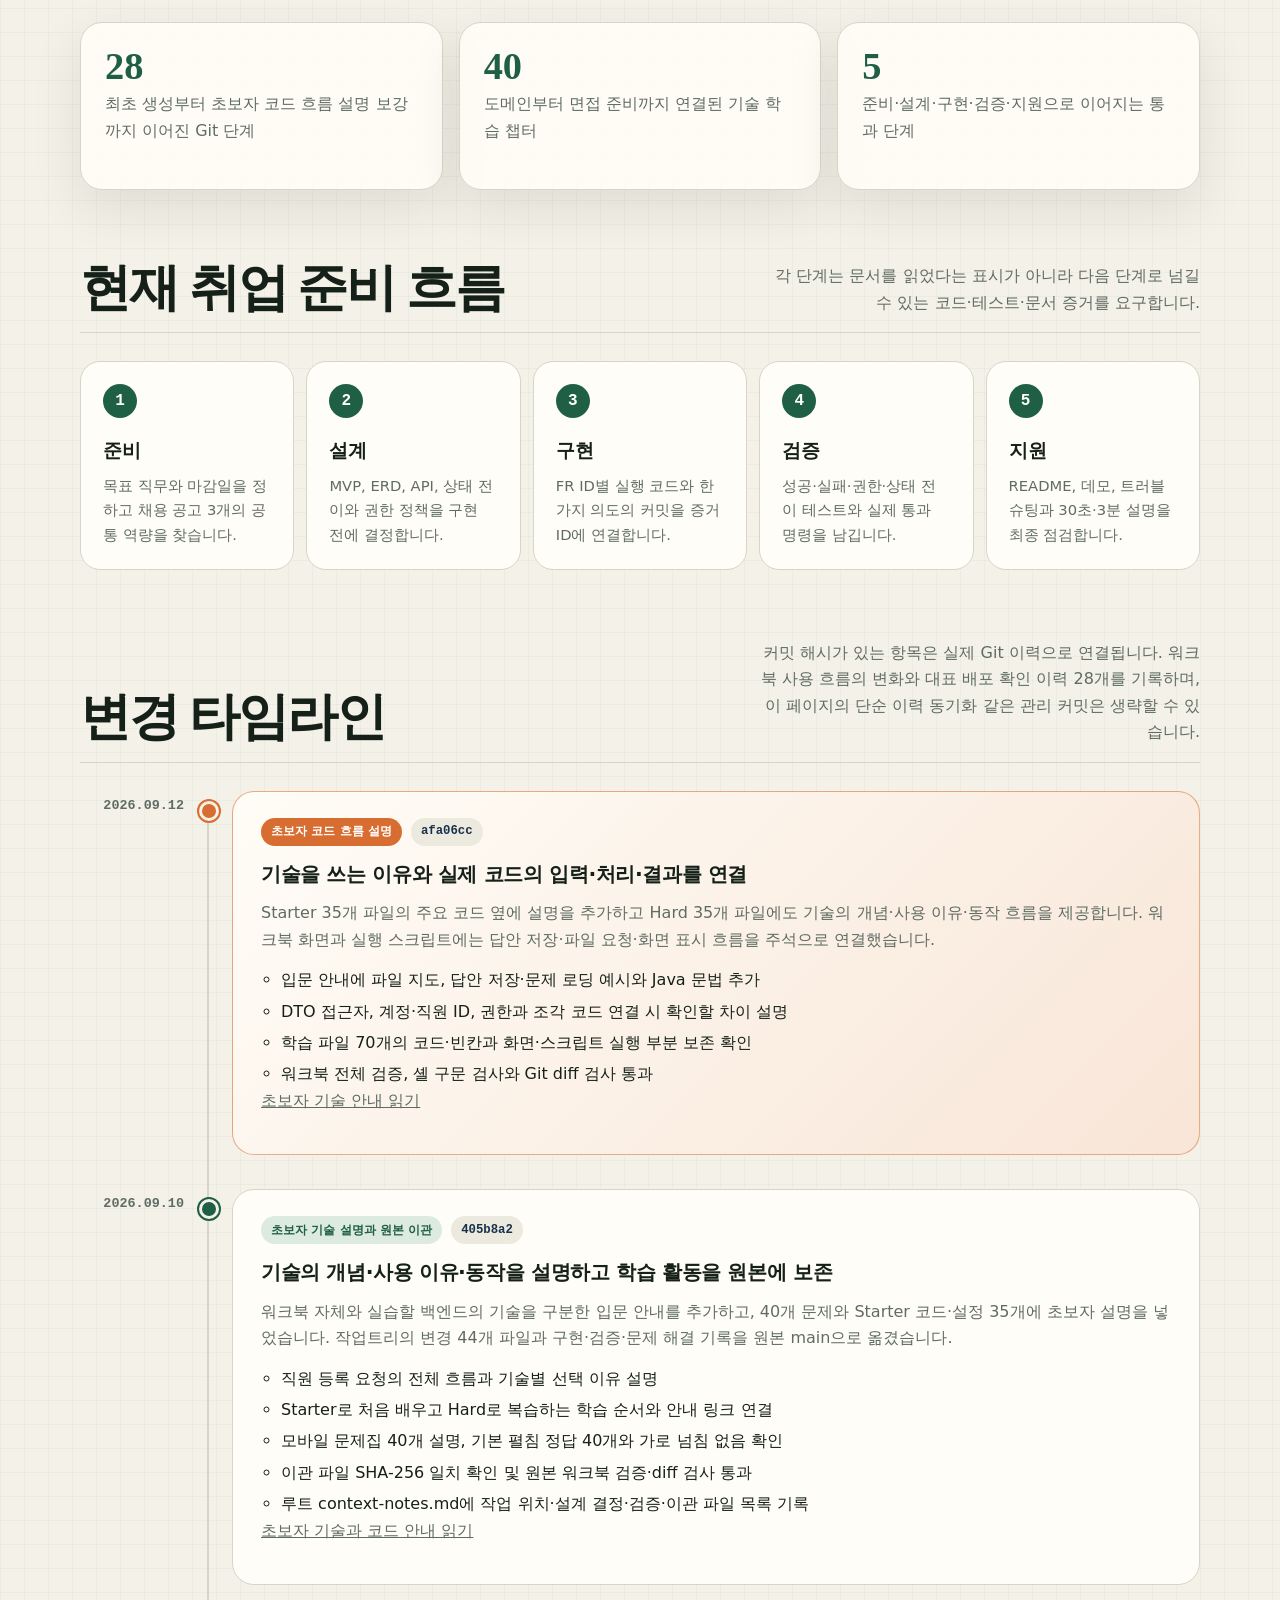
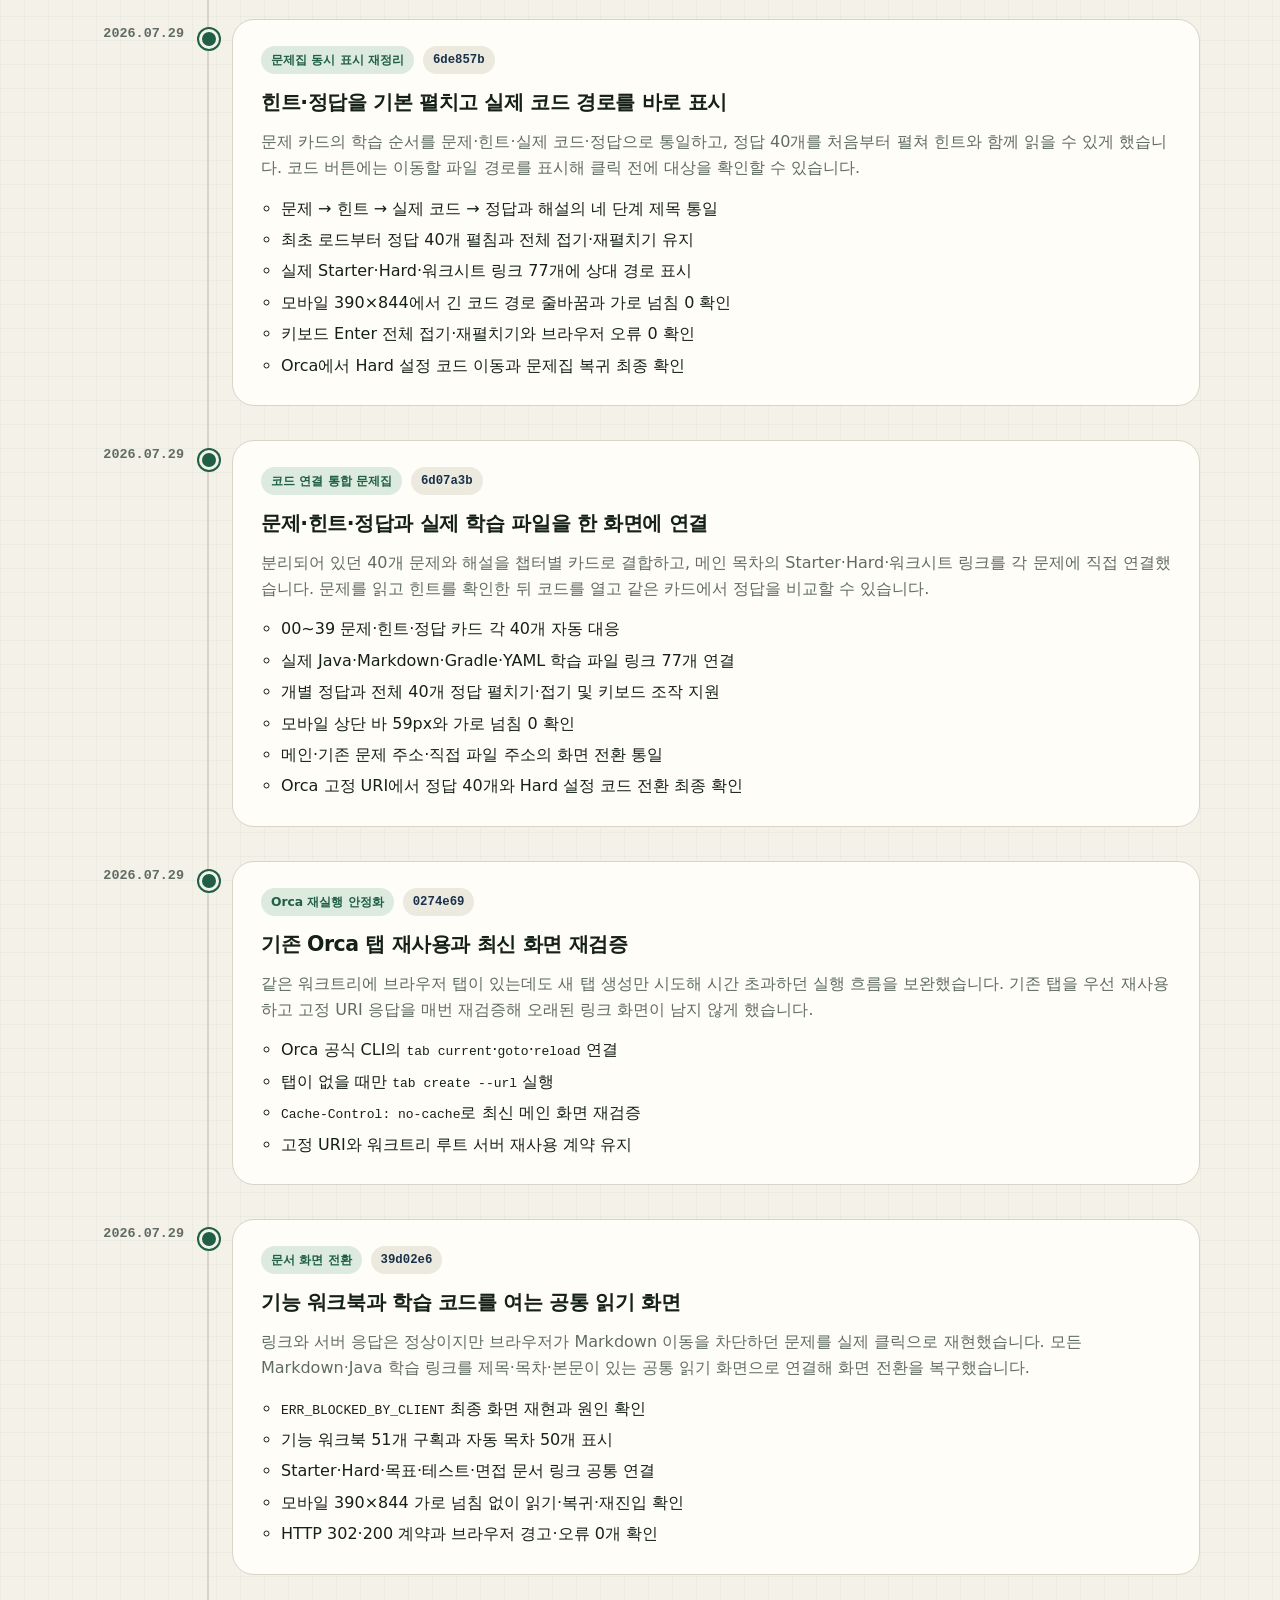
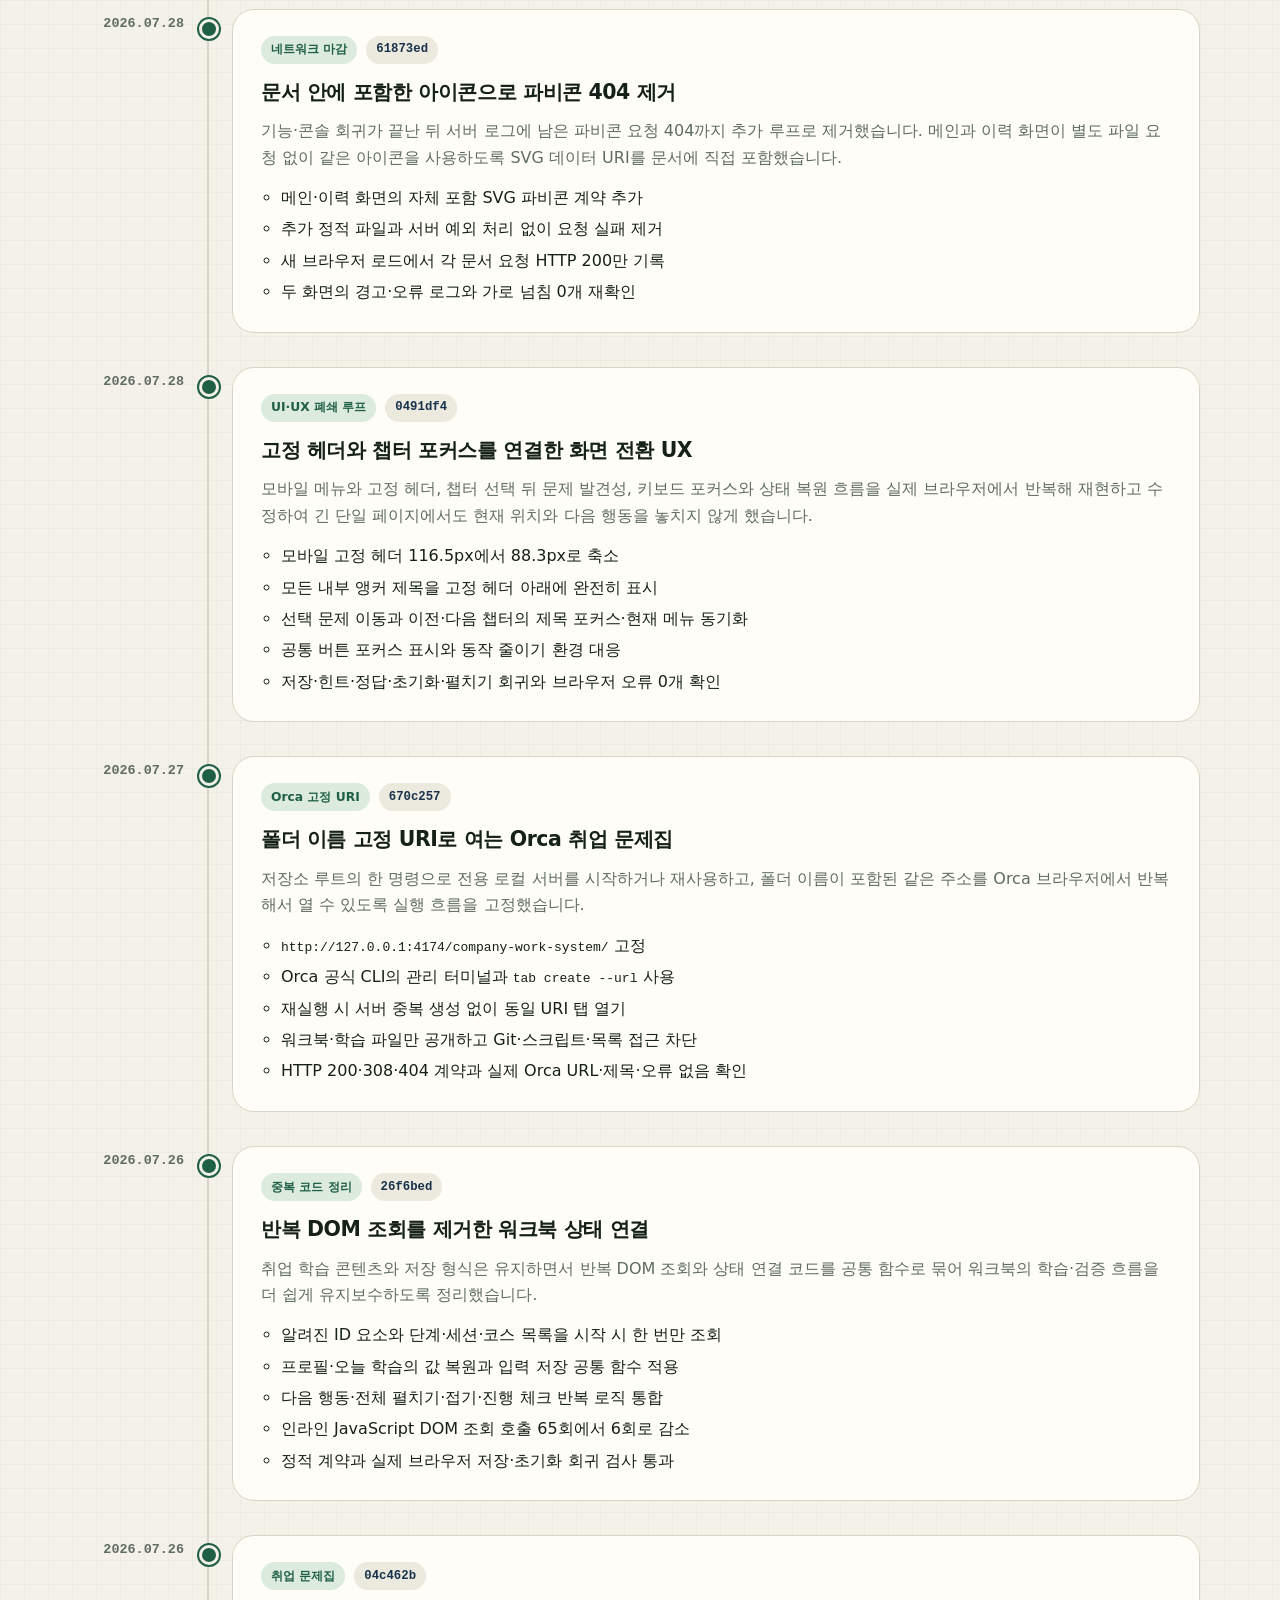
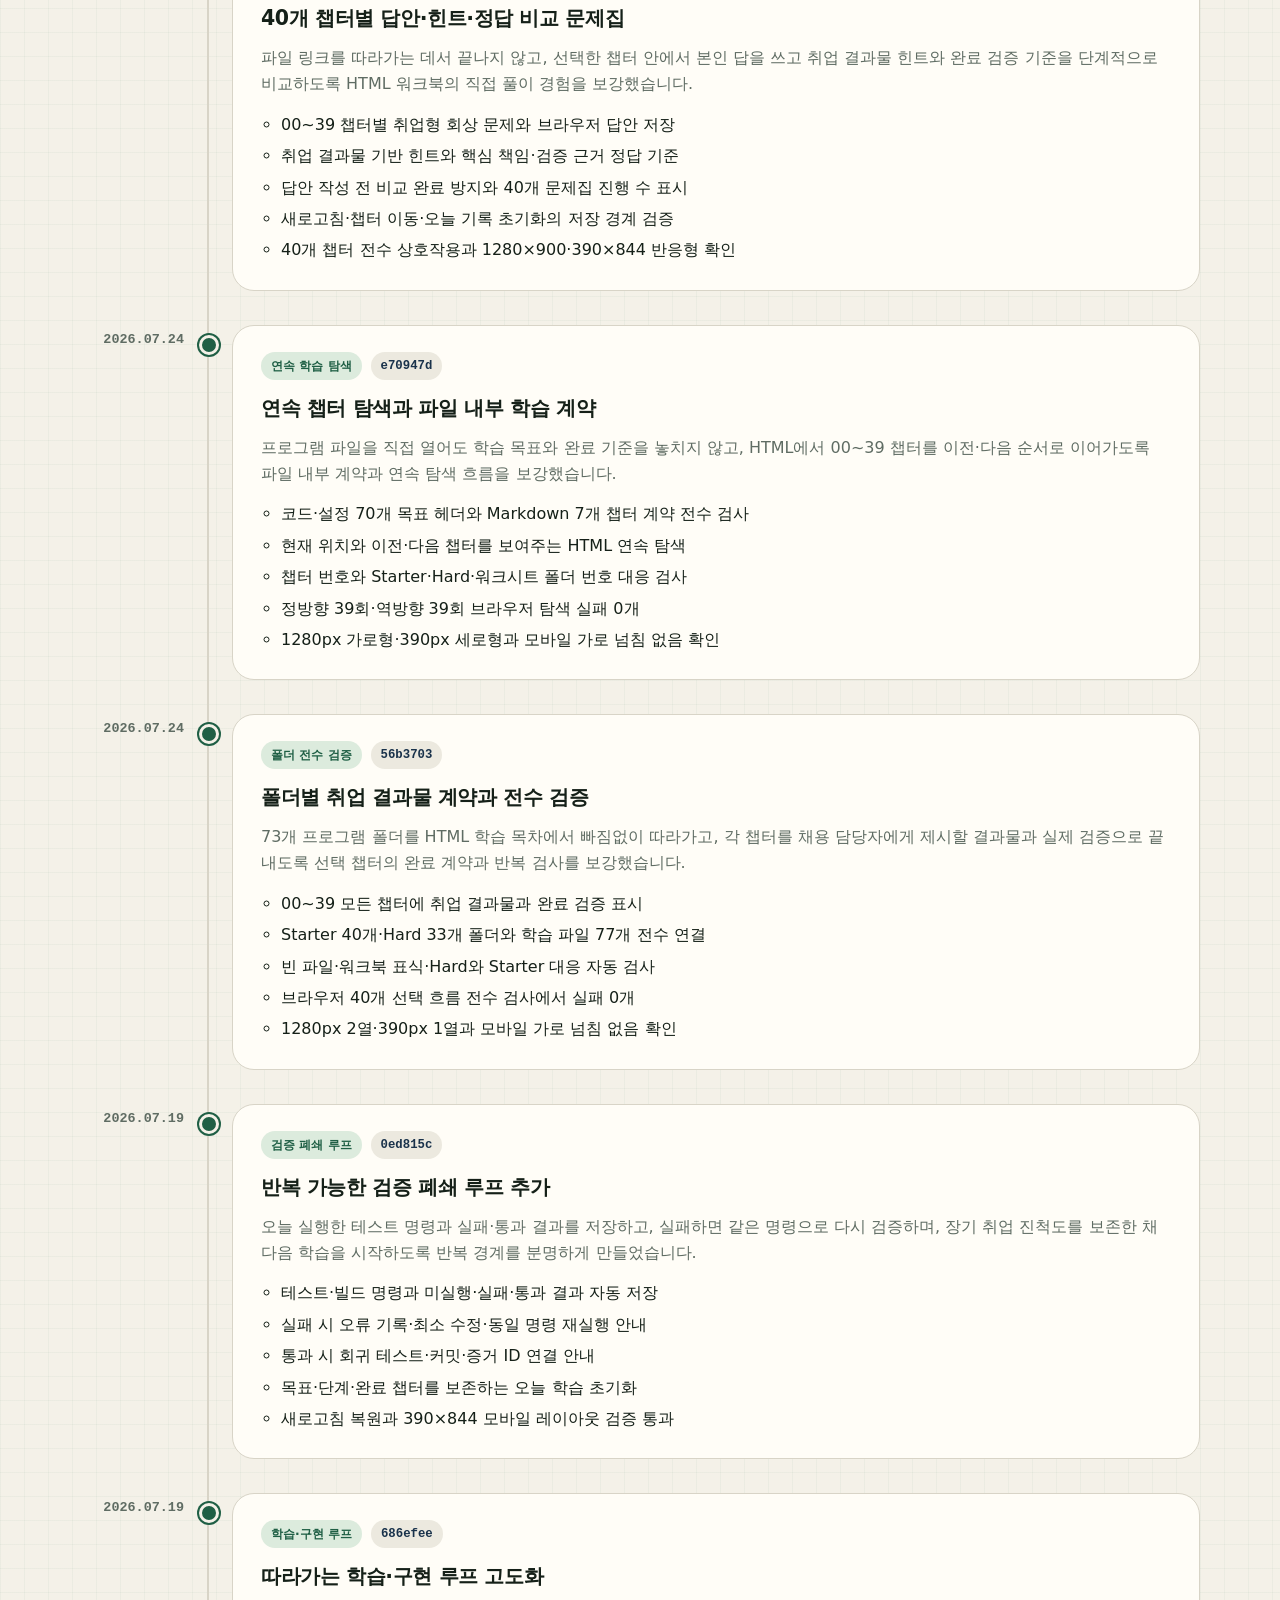
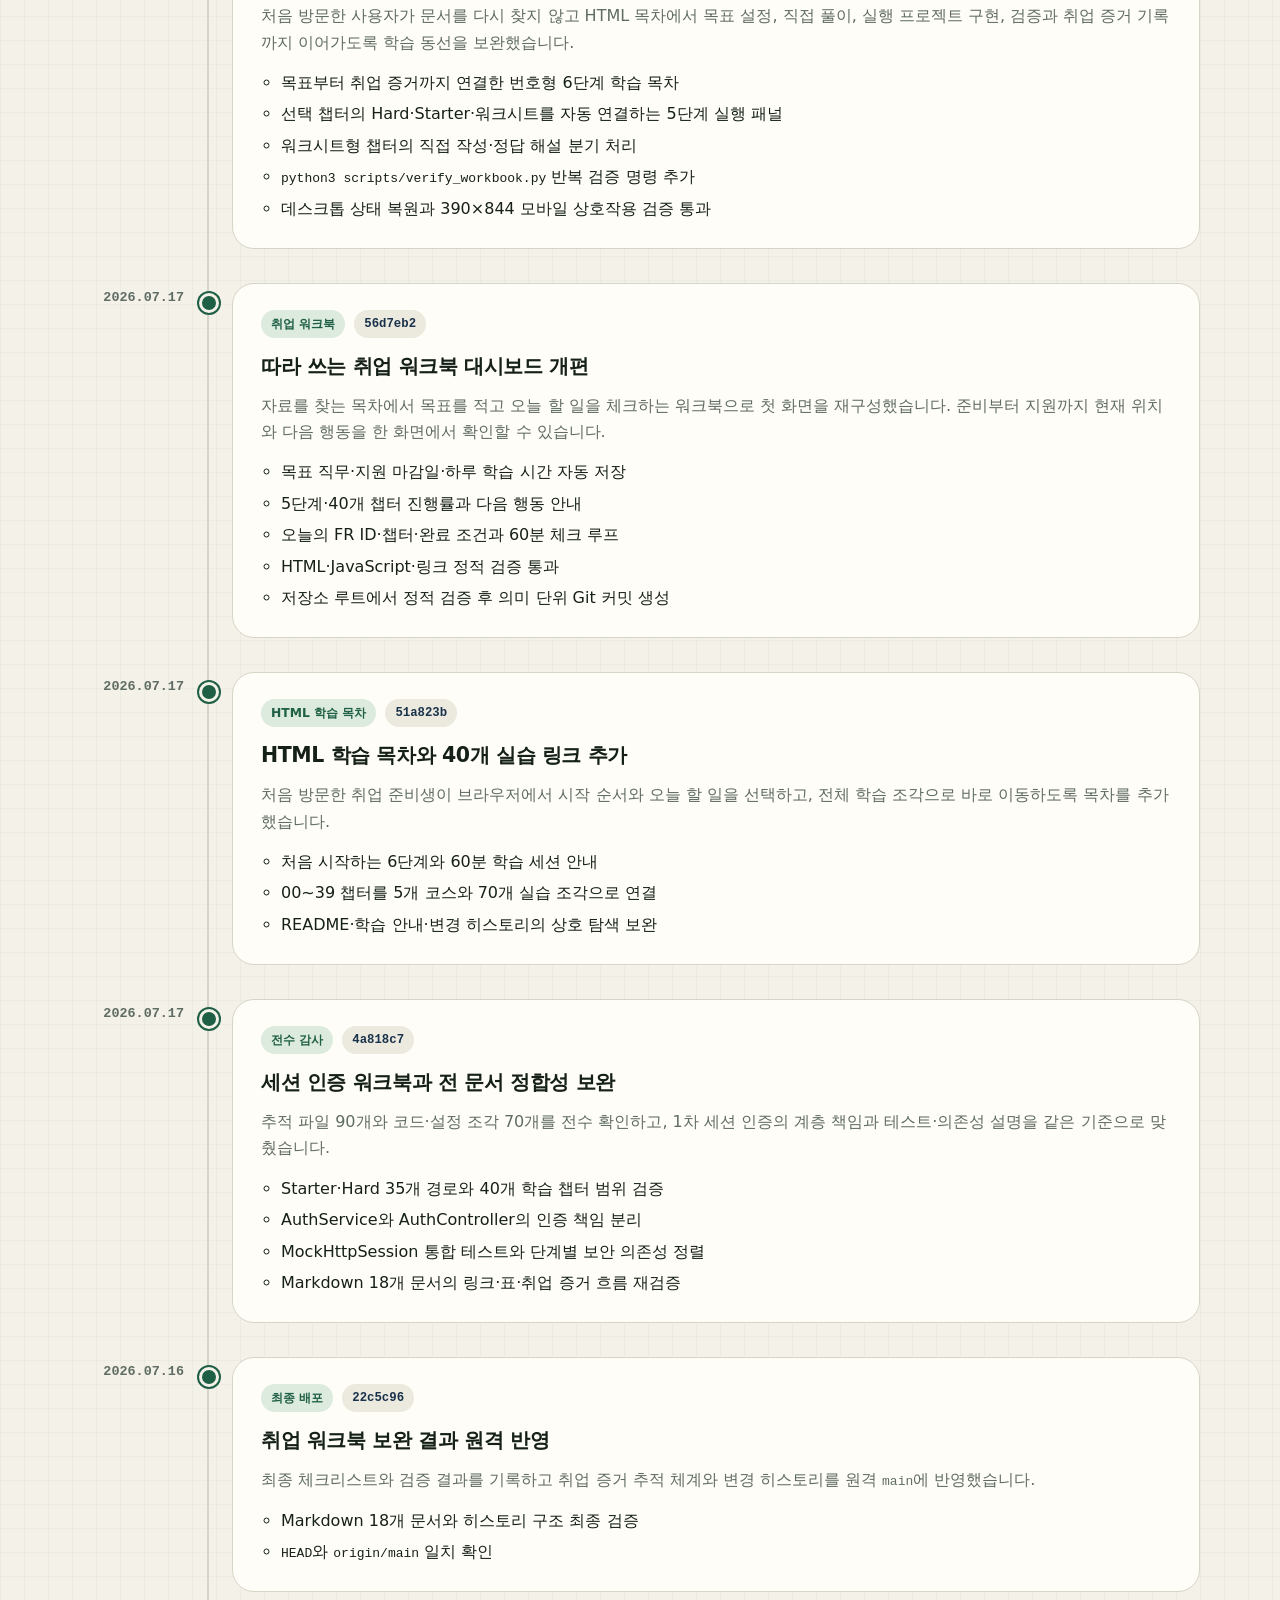
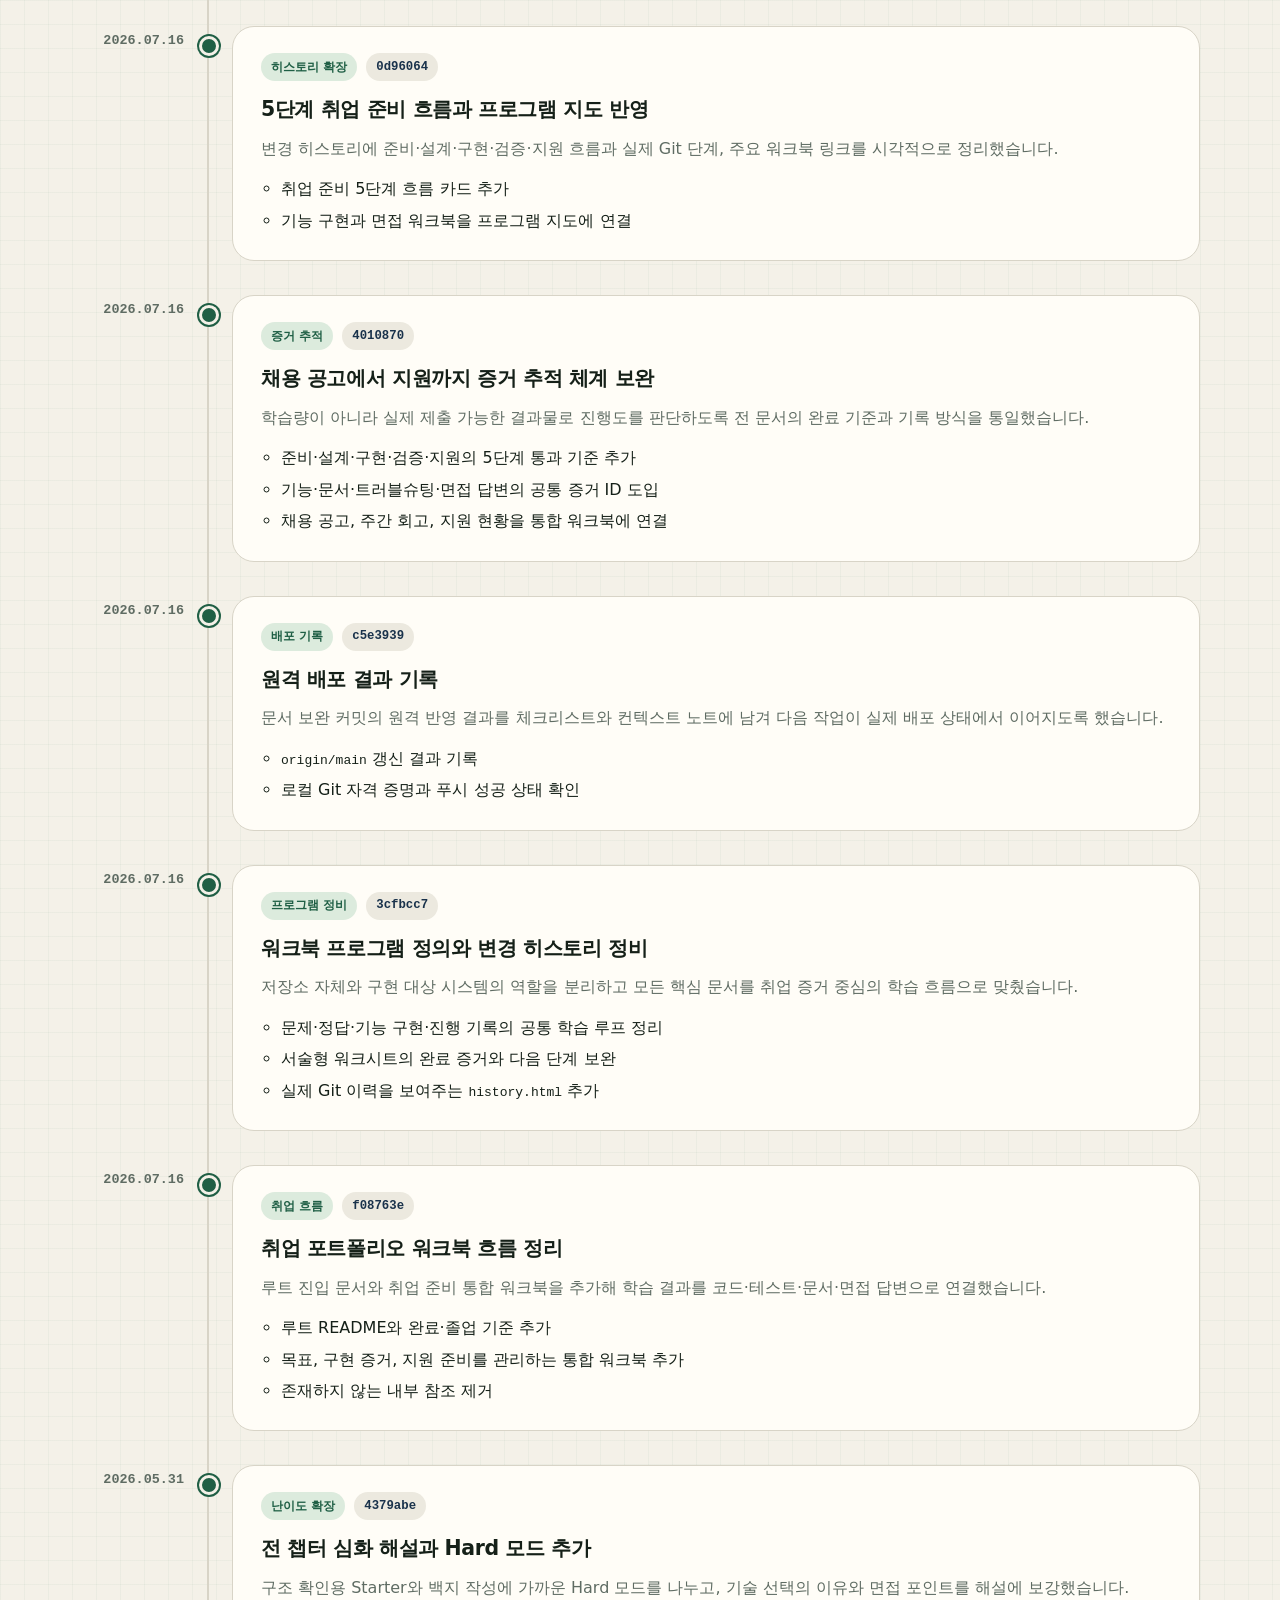
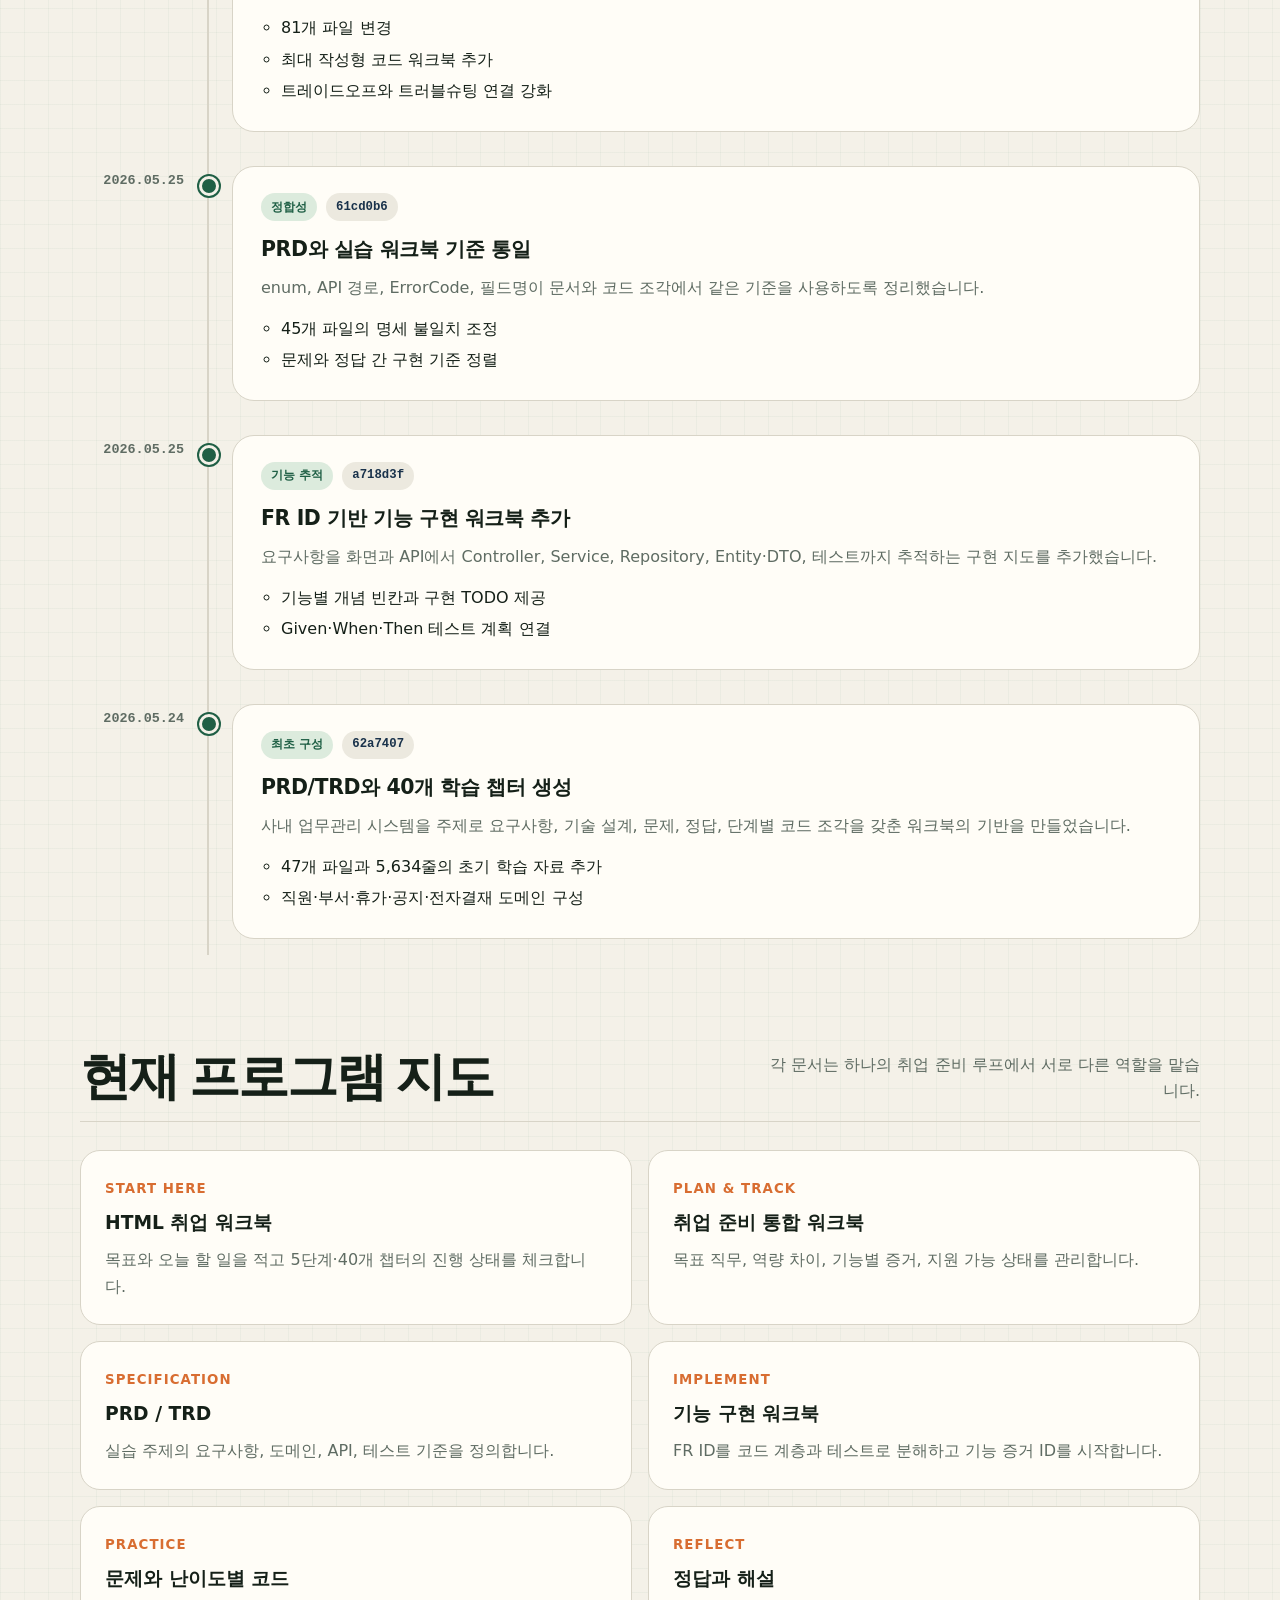
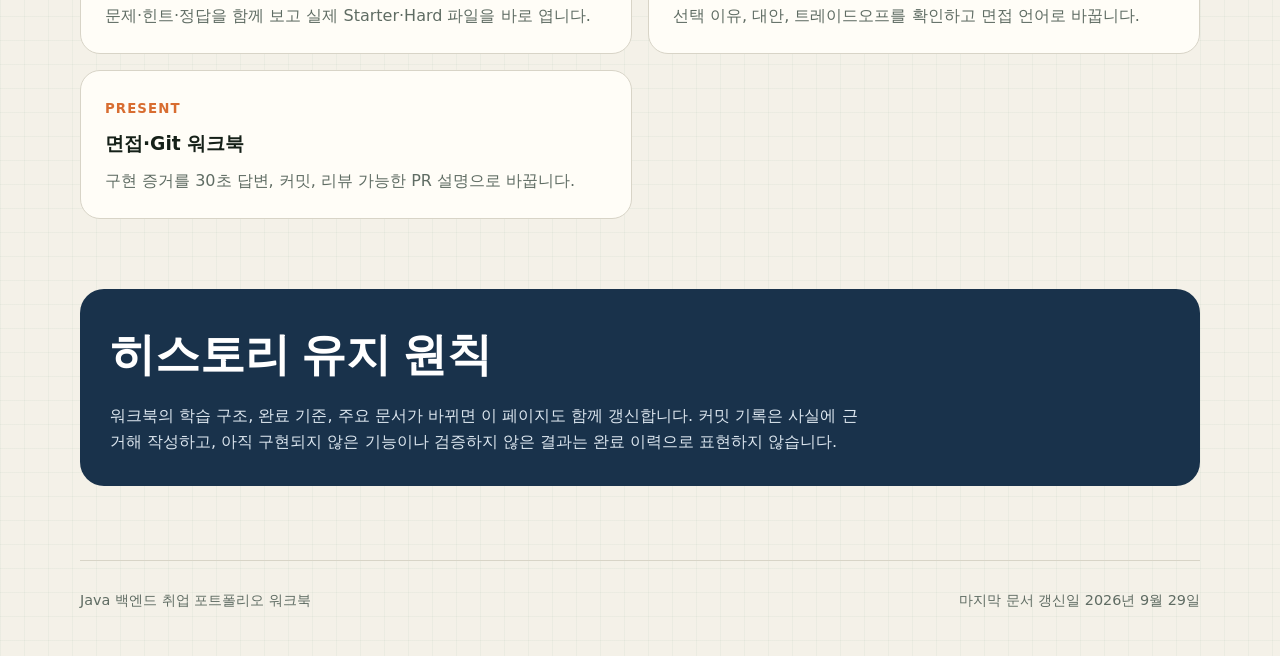
<file: history.html>
<!-- 중학생 눈높이: 프로그램이 어떻게 바뀌었는지 기록한 이력 화면입니다. -->
<!-- HTML은 화면의 뼈대, CSS는 색과 배치입니다. JavaScript가 연결된 화면에서는 버튼·입력에 동작을 붙입니다. -->
<!-- HTML 주석은 사람이 읽는 설명이며 화면 본문에는 나타나지 않습니다. -->
<!-- 취업 포트폴리오 워크북 프로그램의 변경 이력을 보여주는 정적 문서 -->
<!doctype html>
<html lang="ko">
<head>
  <meta charset="utf-8">
  <meta name="viewport" content="width=device-width, initial-scale=1">
  <meta
    name="description"
    content="Java 백엔드 취업 포트폴리오 워크북의 실제 Git 기반 변경 이력"
  >
  <title>워크북 변경 히스토리</title>
  <link rel="icon" href="data:image/svg+xml,%3Csvg xmlns='http://www.w3.org/2000/svg' viewBox='0 0 64 64'%3E%3Crect width='64' height='64' rx='14' fill='%23185c45'/%3E%3Cpath d='M18 17h20c5 0 8 3 8 8v24H26c-5 0-8-3-8-8V17z' fill='%23fffdf7'/%3E%3Cpath d='M26 17v32' stroke='%23d4682d' stroke-width='4'/%3E%3C/svg%3E">
  <style>
    :root {
      color-scheme: light;
      --ink: #152018;
      --muted: #5f6c63;
      --paper: #f4f1e8;
      --surface: #fffdf7;
      --line: #d8d4c7;
      --green: #1f5f45;
      --green-soft: #dcebdd;
      --orange: #d86d31;
      --orange-soft: #f8e5d7;
      --navy: #19324b;
      --shadow: 0 18px 50px rgba(43, 48, 40, 0.10);
    }

    * {
      box-sizing: border-box;
    }

    html {
      scroll-behavior: smooth;
    }

    body {
      margin: 0;
      background:
        linear-gradient(rgba(31, 95, 69, 0.04) 1px, transparent 1px),
        linear-gradient(90deg, rgba(31, 95, 69, 0.04) 1px, transparent 1px),
        var(--paper);
      background-size: 24px 24px;
      color: var(--ink);
      font-family:
        "Pretendard", "Apple SD Gothic Neo", "Noto Sans KR",
        system-ui, -apple-system, BlinkMacSystemFont, "Segoe UI", sans-serif;
      line-height: 1.65;
    }

    a {
      color: inherit;
    }

    .page {
      width: min(1120px, calc(100% - 40px));
      margin: 0 auto;
    }

    .hero {
      padding: 72px 0 46px;
    }

    .eyebrow {
      display: inline-flex;
      align-items: center;
      gap: 8px;
      margin: 0 0 16px;
      color: var(--green);
      font-size: 0.82rem;
      font-weight: 800;
      letter-spacing: 0.12em;
      text-transform: uppercase;
    }

    .eyebrow::before {
      width: 28px;
      height: 2px;
      background: var(--orange);
      content: "";
    }

    h1,
    h2,
    h3,
    p {
      margin-top: 0;
    }

    h1 {
      max-width: 820px;
      margin-bottom: 18px;
      font-family: Georgia, "Noto Serif KR", serif;
      font-size: clamp(2.6rem, 7vw, 5.6rem);
      font-weight: 700;
      letter-spacing: -0.06em;
      line-height: 0.98;
    }

    .hero-copy {
      max-width: 720px;
      margin-bottom: 30px;
      color: var(--muted);
      font-size: clamp(1rem, 2vw, 1.18rem);
    }

    .hero-actions {
      display: flex;
      flex-wrap: wrap;
      gap: 12px;
    }

    .button {
      display: inline-flex;
      align-items: center;
      min-height: 46px;
      padding: 0 18px;
      border: 1px solid var(--ink);
      border-radius: 999px;
      background: var(--surface);
      font-weight: 750;
      text-decoration: none;
      transition: transform 160ms ease, box-shadow 160ms ease;
    }

    .button.primary {
      border-color: var(--green);
      background: var(--green);
      color: white;
    }

    .button:hover,
    .button:focus-visible {
      box-shadow: 0 7px 0 rgba(21, 32, 24, 0.12);
      transform: translateY(-2px);
    }

    .summary-grid {
      display: grid;
      grid-template-columns: repeat(3, minmax(0, 1fr));
      gap: 16px;
      margin: 0 0 70px;
    }

    .summary-card {
      min-height: 168px;
      padding: 24px;
      border: 1px solid var(--line);
      border-radius: 22px;
      background: rgba(255, 253, 247, 0.90);
      box-shadow: var(--shadow);
    }

    .summary-card strong {
      display: block;
      margin-bottom: 6px;
      color: var(--green);
      font-family: Georgia, "Noto Serif KR", serif;
      font-size: 2.4rem;
      line-height: 1;
    }

    .summary-card span {
      color: var(--muted);
    }

    .stage-flow {
      display: grid;
      grid-template-columns: repeat(5, minmax(0, 1fr));
      gap: 12px;
      margin: 0 0 70px;
      padding: 0;
      list-style: none;
    }

    .stage-card {
      min-height: 170px;
      padding: 22px;
      border: 1px solid var(--line);
      border-radius: 20px;
      background: var(--surface);
    }

    .stage-card strong {
      display: grid;
      width: 34px;
      height: 34px;
      margin-bottom: 18px;
      border-radius: 50%;
      background: var(--green);
      color: white;
      font-family: ui-monospace, SFMono-Regular, Menlo, Consolas, monospace;
      place-items: center;
    }

    .stage-card h3 {
      margin-bottom: 7px;
    }

    .stage-card p {
      margin-bottom: 0;
      color: var(--muted);
      font-size: 0.92rem;
    }

    .section-heading {
      display: flex;
      align-items: end;
      justify-content: space-between;
      gap: 24px;
      margin-bottom: 28px;
      padding-bottom: 16px;
      border-bottom: 1px solid var(--line);
    }

    .section-heading h2 {
      margin-bottom: 0;
      font-family: Georgia, "Noto Serif KR", serif;
      font-size: clamp(2rem, 4vw, 3.4rem);
      letter-spacing: -0.04em;
      line-height: 1.1;
    }

    .section-heading p {
      max-width: 440px;
      margin-bottom: 0;
      color: var(--muted);
      text-align: right;
    }

    .timeline {
      position: relative;
      margin: 0 0 76px;
      padding: 0;
      list-style: none;
    }

    .timeline::before {
      position: absolute;
      top: 18px;
      bottom: 18px;
      left: 127px;
      width: 2px;
      background: var(--line);
      content: "";
    }

    .history-item {
      display: grid;
      grid-template-columns: 104px 1fr;
      gap: 48px;
      position: relative;
      padding: 0 0 34px;
    }

    .history-item::before {
      position: absolute;
      top: 10px;
      left: 119px;
      width: 14px;
      height: 14px;
      border: 3px solid var(--paper);
      border-radius: 50%;
      background: var(--green);
      box-shadow: 0 0 0 2px var(--green);
      content: "";
    }

    .history-item.latest::before {
      background: var(--orange);
      box-shadow: 0 0 0 2px var(--orange);
    }

    .history-date {
      padding-top: 4px;
      color: var(--muted);
      font-family: ui-monospace, SFMono-Regular, Menlo, Consolas, monospace;
      font-size: 0.84rem;
      font-weight: 700;
      text-align: right;
    }

    .history-card {
      padding: 26px 28px;
      border: 1px solid var(--line);
      border-radius: 22px;
      background: var(--surface);
    }

    .latest .history-card {
      border-color: rgba(216, 109, 49, 0.55);
      background: linear-gradient(135deg, var(--surface), var(--orange-soft));
    }

    .history-meta {
      display: flex;
      flex-wrap: wrap;
      align-items: center;
      gap: 9px;
      margin-bottom: 12px;
    }

    .tag,
    .commit {
      display: inline-flex;
      align-items: center;
      min-height: 28px;
      padding: 0 10px;
      border-radius: 999px;
      font-size: 0.77rem;
      font-weight: 800;
    }

    .tag {
      background: var(--green-soft);
      color: var(--green);
    }

    .latest .tag {
      background: var(--orange);
      color: white;
    }

    .commit {
      background: #ece9df;
      color: var(--navy);
      font-family: ui-monospace, SFMono-Regular, Menlo, Consolas, monospace;
      text-decoration: none;
    }

    .history-card h3 {
      margin-bottom: 9px;
      font-size: 1.28rem;
      letter-spacing: -0.02em;
    }

    .history-card p {
      margin-bottom: 14px;
      color: var(--muted);
    }

    .history-card ul {
      margin: 0;
      padding-left: 20px;
    }

    .history-card li + li {
      margin-top: 5px;
    }

    .program-map {
      display: grid;
      grid-template-columns: repeat(2, minmax(0, 1fr));
      gap: 16px;
      margin-bottom: 70px;
    }

    .map-card {
      display: block;
      padding: 24px;
      border: 1px solid var(--line);
      border-radius: 20px;
      background: var(--surface);
      text-decoration: none;
    }

    .map-card small {
      color: var(--orange);
      font-weight: 800;
      letter-spacing: 0.08em;
    }

    .map-card h3 {
      margin: 7px 0 8px;
    }

    .map-card p {
      margin: 0;
      color: var(--muted);
    }

    .map-card:hover,
    .map-card:focus-visible {
      border-color: var(--green);
      box-shadow: var(--shadow);
    }

    .rule {
      margin-bottom: 74px;
      padding: 30px;
      border-radius: 24px;
      background: var(--navy);
      color: white;
    }

    .rule h2 {
      margin-bottom: 10px;
      font-family: Georgia, "Noto Serif KR", serif;
      font-size: clamp(1.8rem, 4vw, 2.8rem);
    }

    .rule p {
      max-width: 760px;
      margin-bottom: 0;
      color: #dce6ef;
    }

    footer {
      display: flex;
      justify-content: space-between;
      gap: 20px;
      padding: 28px 0 44px;
      border-top: 1px solid var(--line);
      color: var(--muted);
      font-size: 0.9rem;
    }

    footer p {
      margin: 0;
    }

    @media (max-width: 760px) {
      .page {
        width: min(100% - 28px, 1120px);
      }

      .hero {
        padding-top: 48px;
      }

      .summary-grid,
      .stage-flow,
      .program-map {
        grid-template-columns: 1fr;
      }

      .section-heading {
        align-items: start;
        flex-direction: column;
      }

      .section-heading p {
        text-align: left;
      }

      .timeline::before {
        left: 8px;
      }

      .history-item {
        grid-template-columns: 1fr;
        gap: 10px;
        padding-left: 34px;
      }

      .history-item::before {
        left: 0;
      }

      .history-date {
        text-align: left;
      }

      .history-card {
        padding: 22px;
      }

      footer {
        flex-direction: column;
      }
    }

    @media print {
      body {
        background: white;
      }

      .hero-actions {
        display: none;
      }

      .summary-card,
      .history-card,
      .map-card {
        box-shadow: none;
      }
    }
  </style>
</head>
<body>
  <header class="hero">
    <div class="page">
      <p class="eyebrow">Company Work System Workbook</p>
      <h1>워크북이 취업 결과물로 자라온 기록</h1>
      <p class="hero-copy">
        이 페이지는 Java 백엔드 취업 포트폴리오 워크북의 실제 Git 이력을
        바탕으로 작성한 변경 기록입니다. 기술 문제 모음에서 시작해 채용 공고,
        구현 증거, 문서화, 면접, 지원 결과를 연결하는 프로그램으로 발전한
        과정을 보여줍니다.
      </p>
      <nav class="hero-actions" aria-label="주요 문서">
        <a class="button primary" href="./index.html">HTML 취업 워크북</a>
        <a class="button" href="./workbook-viewer.html?file=README.md">프로그램 안내</a>
        <a class="button" href="./workbook-viewer.html?file=practice%2Fjob-preparation-workbook.md">통합 워크북</a>
        <a class="button" href="./workbook-viewer.html?file=company_work_system_PRD_TRD.md">PRD / TRD</a>
      </nav>
    </div>
  </header>

  <main class="page">
    <section class="rule" aria-labelledby="chapter-quiz-update-title">
      <h2 id="chapter-quiz-update-title">2026.10.05 · 서술형 문제를 4지선다로 전환</h2>
      <p>현재 작업 내용: 40개 챕터의 기존 학습 항목 148개·면접 질문 12개·공통 검증 질문 8개를
        보기 네 개·정답 하나·해설로 구성했습니다. 메인·전체 문제집에서 선택·채점·재풀이할 수 있고,
        문서형 챕터 7개도 같은 객관식으로 제공합니다. 이전 답안은 보존하며 새 풀이와 백업에 연결합니다.
        미커밋 작업으로 아래 Git 이력과 구분합니다.</p>
      <a href="./problems.html">코드 연결 4지선다 168제 열기 →</a>
    </section>
    <section class="rule" aria-labelledby="study-records-update-title">
      <h2 id="study-records-update-title">2026.10.05 · 학습 기록 백업과 복원 추가</h2>
      <p>현재 작업 내용: 목표·진척도·서술형 답안과 기술 개정판 객관식 풀이를
        JSON 파일로 내보내고, 파일의 요약을 확인한 뒤 복원할 수 있습니다.
        손상된 저장 기록은 정상 항목만 복원하고 다음 입력 때 저장을 다시 시도합니다.
        미커밋 작업이며 아래 Git 커밋 이력과는 별도로 표시합니다.</p>
      <a href="./index.html#backup-title">학습 기록 백업과 복원 열기 →</a>
    </section>
    <section class="rule" aria-labelledby="fundamentals-update-title">
      <h2 id="fundamentals-update-title">2026.09.29 · 4지선다 1,000제를 사용 기술 중심으로 개정</h2>
      <p>현재 작업 내용: 면접·포트폴리오·업무 정책 중심 항목을 교체하고
        워크북 구현 기술 300문항과 백엔드 실습/확장 기술 700문항으로 재구성했습니다.
        40개 기술 단원에 사용 범위·근거 파일·코드 또는 주석 표현을 표시하고,
        범위별 필터와 기술 검색을 제공합니다. 이전 풀이 기록은 보존하며 새 문항은 별도로 저장합니다.
        아래의 Git 커밋 이력과는 별도로 표시합니다.</p>
      <a href="./fundamentals.html">기본기 4지선다 2,000제 열기 →</a>
    </section>
    <section class="summary-grid" aria-label="히스토리 요약">
      <article class="summary-card">
        <strong>28</strong>
        <span>최초 생성부터 초보자 코드 흐름 설명 보강까지 이어진 Git 단계</span>
      </article>
      <article class="summary-card">
        <strong>40</strong>
        <span>도메인부터 면접 준비까지 연결된 기술 학습 챕터</span>
      </article>
      <article class="summary-card">
        <strong>5</strong>
        <span>준비·설계·구현·검증·지원으로 이어지는 통과 단계</span>
      </article>
    </section>

    <section aria-labelledby="stage-title">
      <div class="section-heading">
        <h2 id="stage-title">현재 취업 준비 흐름</h2>
        <p>
          각 단계는 문서를 읽었다는 표시가 아니라 다음 단계로 넘길 수 있는
          코드·테스트·문서 증거를 요구합니다.
        </p>
      </div>

      <ol class="stage-flow">
        <li class="stage-card">
          <strong>1</strong>
          <h3>준비</h3>
          <p>목표 직무와 마감일을 정하고 채용 공고 3개의 공통 역량을 찾습니다.</p>
        </li>
        <li class="stage-card">
          <strong>2</strong>
          <h3>설계</h3>
          <p>MVP, ERD, API, 상태 전이와 권한 정책을 구현 전에 결정합니다.</p>
        </li>
        <li class="stage-card">
          <strong>3</strong>
          <h3>구현</h3>
          <p>FR ID별 실행 코드와 한 가지 의도의 커밋을 증거 ID에 연결합니다.</p>
        </li>
        <li class="stage-card">
          <strong>4</strong>
          <h3>검증</h3>
          <p>성공·실패·권한·상태 전이 테스트와 실제 통과 명령을 남깁니다.</p>
        </li>
        <li class="stage-card">
          <strong>5</strong>
          <h3>지원</h3>
          <p>README, 데모, 트러블슈팅과 30초·3분 설명을 최종 점검합니다.</p>
        </li>
      </ol>
    </section>

    <section aria-labelledby="timeline-title">
      <div class="section-heading">
        <h2 id="timeline-title">변경 타임라인</h2>
        <p>
          커밋 해시가 있는 항목은 실제 Git 이력으로 연결됩니다.
          워크북 사용 흐름의 변화와 대표 배포 확인 이력 28개를 기록하며,
          이 페이지의 단순 이력 동기화 같은 관리 커밋은 생략할 수 있습니다.
        </p>
      </div>

      <ol class="timeline">
        <li class="history-item latest">
          <time class="history-date" datetime="2026-09-12">2026.09.12</time>
          <article class="history-card">
            <div class="history-meta">
              <span class="tag">초보자 코드 흐름 설명</span>
              <a class="commit" href="https://github.com/seungikyang/company-work-system/commit/afa06ccd8a02e8f6e92d9ac9e86769bb91738b53">afa06cc</a>
            </div>
            <h3>기술을 쓰는 이유와 실제 코드의 입력·처리·결과를 연결</h3>
            <p>Starter 35개 파일의 주요 코드 옆에 설명을 추가하고 Hard 35개 파일에도
              기술의 개념·사용 이유·동작 흐름을 제공합니다. 워크북 화면과 실행 스크립트에는
              답안 저장·파일 요청·화면 표시 흐름을 주석으로 연결했습니다.</p>
            <ul>
              <li>입문 안내에 파일 지도, 답안 저장·문제 로딩 예시와 Java 문법 추가</li>
              <li>DTO 접근자, 계정·직원 ID, 권한과 조각 코드 연결 시 확인할 차이 설명</li>
              <li>학습 파일 70개의 코드·빈칸과 화면·스크립트 실행 부분 보존 확인</li>
              <li>워크북 전체 검증, 셸 구문 검사와 Git diff 검사 통과</li>
            </ul>
            <p><a href="./workbook-viewer.html?file=practice%2Fbeginner-guide.md">초보자 기술 안내 읽기</a></p>
          </article>
        </li>

        <li class="history-item">
          <time class="history-date" datetime="2026-09-10">2026.09.10</time>
          <article class="history-card">
            <div class="history-meta">
              <span class="tag">초보자 기술 설명과 원본 이관</span>
              <a class="commit" href="https://github.com/seungikyang/company-work-system/commit/405b8a2930ea2fd7b60002b2885e3cf12a4641c4">405b8a2</a>
            </div>
            <h3>기술의 개념·사용 이유·동작을 설명하고 학습 활동을 원본에 보존</h3>
            <p>워크북 자체와 실습할 백엔드의 기술을 구분한 입문 안내를 추가하고,
              40개 문제와 Starter 코드·설정 35개에 초보자 설명을 넣었습니다.
              작업트리의 변경 44개 파일과 구현·검증·문제 해결 기록을 원본 main으로 옮겼습니다.</p>
            <ul>
              <li>직원 등록 요청의 전체 흐름과 기술별 선택 이유 설명</li>
              <li>Starter로 처음 배우고 Hard로 복습하는 학습 순서와 안내 링크 연결</li>
              <li>모바일 문제집 40개 설명, 기본 펼침 정답 40개와 가로 넘침 없음 확인</li>
              <li>이관 파일 SHA-256 일치 확인 및 원본 워크북 검증·diff 검사 통과</li>
              <li>루트 context-notes.md에 작업 위치·설계 결정·검증·이관 파일 목록 기록</li>
            </ul>
            <p><a href="./workbook-viewer.html?file=practice/beginner-guide.md">초보자 기술과 코드 안내 읽기</a></p>
          </article>
        </li>

        <li class="history-item">
          <time class="history-date" datetime="2026-07-29">2026.07.29</time>
          <article class="history-card">
            <div class="history-meta">
              <span class="tag">문제집 동시 표시 재정리</span>
              <a
                class="commit"
                href="https://github.com/seungikyang/company-work-system/commit/6de857bdafbacf7cb74271dcaf7d99d356769f59"
              >6de857b</a>
            </div>
            <h3>힌트·정답을 기본 펼치고 실제 코드 경로를 바로 표시</h3>
            <p>
              문제 카드의 학습 순서를 문제·힌트·실제 코드·정답으로 통일하고,
              정답 40개를 처음부터 펼쳐 힌트와 함께 읽을 수 있게 했습니다.
              코드 버튼에는 이동할 파일 경로를 표시해 클릭 전에 대상을 확인할 수 있습니다.
            </p>
            <ul>
              <li>문제 → 힌트 → 실제 코드 → 정답과 해설의 네 단계 제목 통일</li>
              <li>최초 로드부터 정답 40개 펼침과 전체 접기·재펼치기 유지</li>
              <li>실제 Starter·Hard·워크시트 링크 77개에 상대 경로 표시</li>
              <li>모바일 390×844에서 긴 코드 경로 줄바꿈과 가로 넘침 0 확인</li>
              <li>키보드 Enter 전체 접기·재펼치기와 브라우저 오류 0 확인</li>
              <li>Orca에서 Hard 설정 코드 이동과 문제집 복귀 최종 확인</li>
            </ul>
          </article>
        </li>

        <li class="history-item">
          <time class="history-date" datetime="2026-07-29">2026.07.29</time>
          <article class="history-card">
            <div class="history-meta">
              <span class="tag">코드 연결 통합 문제집</span>
              <a
                class="commit"
                href="https://github.com/seungikyang/company-work-system/commit/6d07a3b26c67e19ad9f1a4efdc458227ec8d194d"
              >6d07a3b</a>
            </div>
            <h3>문제·힌트·정답과 실제 학습 파일을 한 화면에 연결</h3>
            <p>
              분리되어 있던 40개 문제와 해설을 챕터별 카드로 결합하고,
              메인 목차의 Starter·Hard·워크시트 링크를 각 문제에 직접 연결했습니다.
              문제를 읽고 힌트를 확인한 뒤 코드를 열고 같은 카드에서 정답을 비교할 수 있습니다.
            </p>
            <ul>
              <li>00~39 문제·힌트·정답 카드 각 40개 자동 대응</li>
              <li>실제 Java·Markdown·Gradle·YAML 학습 파일 링크 77개 연결</li>
              <li>개별 정답과 전체 40개 정답 펼치기·접기 및 키보드 조작 지원</li>
              <li>모바일 상단 바 59px와 가로 넘침 0 확인</li>
              <li>메인·기존 문제 주소·직접 파일 주소의 화면 전환 통일</li>
              <li>Orca 고정 URI에서 정답 40개와 Hard 설정 코드 전환 최종 확인</li>
            </ul>
          </article>
        </li>

        <li class="history-item">
          <time class="history-date" datetime="2026-07-29">2026.07.29</time>
          <article class="history-card">
            <div class="history-meta">
              <span class="tag">Orca 재실행 안정화</span>
              <a
                class="commit"
                href="https://github.com/seungikyang/company-work-system/commit/0274e69195cf4610fdcf0ffbd22b62df8c499a62"
              >0274e69</a>
            </div>
            <h3>기존 Orca 탭 재사용과 최신 화면 재검증</h3>
            <p>
              같은 워크트리에 브라우저 탭이 있는데도 새 탭 생성만 시도해
              시간 초과하던 실행 흐름을 보완했습니다. 기존 탭을 우선 재사용하고
              고정 URI 응답을 매번 재검증해 오래된 링크 화면이 남지 않게 했습니다.
            </p>
            <ul>
              <li>Orca 공식 CLI의 <code>tab current</code>·<code>goto</code>·<code>reload</code> 연결</li>
              <li>탭이 없을 때만 <code>tab create --url</code> 실행</li>
              <li><code>Cache-Control: no-cache</code>로 최신 메인 화면 재검증</li>
              <li>고정 URI와 워크트리 루트 서버 재사용 계약 유지</li>
            </ul>
          </article>
        </li>

        <li class="history-item">
          <time class="history-date" datetime="2026-07-29">2026.07.29</time>
          <article class="history-card">
            <div class="history-meta">
              <span class="tag">문서 화면 전환</span>
              <a
                class="commit"
                href="https://github.com/seungikyang/company-work-system/commit/39d02e682d9d1994970d998c77a957254d7783f1"
              >39d02e6</a>
            </div>
            <h3>기능 워크북과 학습 코드를 여는 공통 읽기 화면</h3>
            <p>
              링크와 서버 응답은 정상이지만 브라우저가 Markdown 이동을 차단하던
              문제를 실제 클릭으로 재현했습니다. 모든 Markdown·Java 학습 링크를
              제목·목차·본문이 있는 공통 읽기 화면으로 연결해 화면 전환을 복구했습니다.
            </p>
            <ul>
              <li><code>ERR_BLOCKED_BY_CLIENT</code> 최종 화면 재현과 원인 확인</li>
              <li>기능 워크북 51개 구획과 자동 목차 50개 표시</li>
              <li>Starter·Hard·목표·테스트·면접 문서 링크 공통 연결</li>
              <li>모바일 390×844 가로 넘침 없이 읽기·복귀·재진입 확인</li>
              <li>HTTP 302·200 계약과 브라우저 경고·오류 0개 확인</li>
            </ul>
          </article>
        </li>

        <li class="history-item">
          <time class="history-date" datetime="2026-07-28">2026.07.28</time>
          <article class="history-card">
            <div class="history-meta">
              <span class="tag">네트워크 마감</span>
              <a
                class="commit"
                href="https://github.com/seungikyang/company-work-system/commit/61873ed49ba53e7d7c721571ac6cfd2237bf2272"
              >61873ed</a>
            </div>
            <h3>문서 안에 포함한 아이콘으로 파비콘 404 제거</h3>
            <p>
              기능·콘솔 회귀가 끝난 뒤 서버 로그에 남은 파비콘 요청 404까지
              추가 루프로 제거했습니다. 메인과 이력 화면이 별도 파일 요청 없이
              같은 아이콘을 사용하도록 SVG 데이터 URI를 문서에 직접 포함했습니다.
            </p>
            <ul>
              <li>메인·이력 화면의 자체 포함 SVG 파비콘 계약 추가</li>
              <li>추가 정적 파일과 서버 예외 처리 없이 요청 실패 제거</li>
              <li>새 브라우저 로드에서 각 문서 요청 HTTP 200만 기록</li>
              <li>두 화면의 경고·오류 로그와 가로 넘침 0개 재확인</li>
            </ul>
          </article>
        </li>

        <li class="history-item">
          <time class="history-date" datetime="2026-07-28">2026.07.28</time>
          <article class="history-card">
            <div class="history-meta">
              <span class="tag">UI·UX 폐쇄 루프</span>
              <a
                class="commit"
                href="https://github.com/seungikyang/company-work-system/commit/0491df45175349c4a4293966e3b294692e234e56"
              >0491df4</a>
            </div>
            <h3>고정 헤더와 챕터 포커스를 연결한 화면 전환 UX</h3>
            <p>
              모바일 메뉴와 고정 헤더, 챕터 선택 뒤 문제 발견성, 키보드 포커스와
              상태 복원 흐름을 실제 브라우저에서 반복해 재현하고 수정하여 긴
              단일 페이지에서도 현재 위치와 다음 행동을 놓치지 않게 했습니다.
            </p>
            <ul>
              <li>모바일 고정 헤더 116.5px에서 88.3px로 축소</li>
              <li>모든 내부 앵커 제목을 고정 헤더 아래에 완전히 표시</li>
              <li>선택 문제 이동과 이전·다음 챕터의 제목 포커스·현재 메뉴 동기화</li>
              <li>공통 버튼 포커스 표시와 동작 줄이기 환경 대응</li>
              <li>저장·힌트·정답·초기화·펼치기 회귀와 브라우저 오류 0개 확인</li>
            </ul>
          </article>
        </li>

        <li class="history-item">
          <time class="history-date" datetime="2026-07-27">2026.07.27</time>
          <article class="history-card">
            <div class="history-meta">
              <span class="tag">Orca 고정 URI</span>
              <a
                class="commit"
                href="https://github.com/seungikyang/company-work-system/commit/670c2575e07decdfc97bb6607249c357631e62de"
              >670c257</a>
            </div>
            <h3>폴더 이름 고정 URI로 여는 Orca 취업 문제집</h3>
            <p>
              저장소 루트의 한 명령으로 전용 로컬 서버를 시작하거나 재사용하고,
              폴더 이름이 포함된 같은 주소를 Orca 브라우저에서 반복해서 열 수
              있도록 실행 흐름을 고정했습니다.
            </p>
            <ul>
              <li><code>http://127.0.0.1:4174/company-work-system/</code> 고정</li>
              <li>Orca 공식 CLI의 관리 터미널과 <code>tab create --url</code> 사용</li>
              <li>재실행 시 서버 중복 생성 없이 동일 URI 탭 열기</li>
              <li>워크북·학습 파일만 공개하고 Git·스크립트·목록 접근 차단</li>
              <li>HTTP 200·308·404 계약과 실제 Orca URL·제목·오류 없음 확인</li>
            </ul>
          </article>
        </li>

        <li class="history-item">
          <time class="history-date" datetime="2026-07-26">2026.07.26</time>
          <article class="history-card">
            <div class="history-meta">
              <span class="tag">중복 코드 정리</span>
              <a
                class="commit"
                href="https://github.com/seungikyang/company-work-system/commit/26f6bed6997a6a27e04f5eee2bd4563d224c3c73"
              >26f6bed</a>
            </div>
            <h3>반복 DOM 조회를 제거한 워크북 상태 연결</h3>
            <p>
              취업 학습 콘텐츠와 저장 형식은 유지하면서 반복 DOM 조회와 상태
              연결 코드를 공통 함수로 묶어 워크북의 학습·검증 흐름을 더 쉽게
              유지보수하도록 정리했습니다.
            </p>
            <ul>
              <li>알려진 ID 요소와 단계·세션·코스 목록을 시작 시 한 번만 조회</li>
              <li>프로필·오늘 학습의 값 복원과 입력 저장 공통 함수 적용</li>
              <li>다음 행동·전체 펼치기·접기·진행 체크 반복 로직 통합</li>
              <li>인라인 JavaScript DOM 조회 호출 65회에서 6회로 감소</li>
              <li>정적 계약과 실제 브라우저 저장·초기화 회귀 검사 통과</li>
            </ul>
          </article>
        </li>

        <li class="history-item">
          <time class="history-date" datetime="2026-07-26">2026.07.26</time>
          <article class="history-card">
            <div class="history-meta">
              <span class="tag">취업 문제집</span>
              <a
                class="commit"
                href="https://github.com/seungikyang/company-work-system/commit/04c462b7719198e1dbbd733d83f9b5ce9d9f2113"
              >04c462b</a>
            </div>
            <h3>40개 챕터별 답안·힌트·정답 비교 문제집</h3>
            <p>
              파일 링크를 따라가는 데서 끝나지 않고, 선택한 챕터 안에서 본인
              답을 쓰고 취업 결과물 힌트와 완료 검증 기준을 단계적으로 비교하도록
              HTML 워크북의 직접 풀이 경험을 보강했습니다.
            </p>
            <ul>
              <li>00~39 챕터별 취업형 회상 문제와 브라우저 답안 저장</li>
              <li>취업 결과물 기반 힌트와 핵심 책임·검증 근거 정답 기준</li>
              <li>답안 작성 전 비교 완료 방지와 40개 문제집 진행 수 표시</li>
              <li>새로고침·챕터 이동·오늘 기록 초기화의 저장 경계 검증</li>
              <li>40개 챕터 전수 상호작용과 1280×900·390×844 반응형 확인</li>
            </ul>
          </article>
        </li>

        <li class="history-item">
          <time class="history-date" datetime="2026-07-24">2026.07.24</time>
          <article class="history-card">
            <div class="history-meta">
              <span class="tag">연속 학습 탐색</span>
              <a
                class="commit"
                href="https://github.com/seungikyang/company-work-system/commit/e70947d151f4b827446e6274eb10aa7797b56196"
              >e70947d</a>
            </div>
            <h3>연속 챕터 탐색과 파일 내부 학습 계약</h3>
            <p>
              프로그램 파일을 직접 열어도 학습 목표와 완료 기준을 놓치지 않고,
              HTML에서 00~39 챕터를 이전·다음 순서로 이어가도록 파일 내부 계약과
              연속 탐색 흐름을 보강했습니다.
            </p>
            <ul>
              <li>코드·설정 70개 목표 헤더와 Markdown 7개 챕터 계약 전수 검사</li>
              <li>현재 위치와 이전·다음 챕터를 보여주는 HTML 연속 탐색</li>
              <li>챕터 번호와 Starter·Hard·워크시트 폴더 번호 대응 검사</li>
              <li>정방향 39회·역방향 39회 브라우저 탐색 실패 0개</li>
              <li>1280px 가로형·390px 세로형과 모바일 가로 넘침 없음 확인</li>
            </ul>
          </article>
        </li>

        <li class="history-item">
          <time class="history-date" datetime="2026-07-24">2026.07.24</time>
          <article class="history-card">
            <div class="history-meta">
              <span class="tag">폴더 전수 검증</span>
              <a
                class="commit"
                href="https://github.com/seungikyang/company-work-system/commit/56b3703d3524cba20a67e6e3e35585efd2dfd5ae"
              >56b3703</a>
            </div>
            <h3>폴더별 취업 결과물 계약과 전수 검증</h3>
            <p>
              73개 프로그램 폴더를 HTML 학습 목차에서 빠짐없이 따라가고,
              각 챕터를 채용 담당자에게 제시할 결과물과 실제 검증으로 끝내도록
              선택 챕터의 완료 계약과 반복 검사를 보강했습니다.
            </p>
            <ul>
              <li>00~39 모든 챕터에 취업 결과물과 완료 검증 표시</li>
              <li>Starter 40개·Hard 33개 폴더와 학습 파일 77개 전수 연결</li>
              <li>빈 파일·워크북 표식·Hard와 Starter 대응 자동 검사</li>
              <li>브라우저 40개 선택 흐름 전수 검사에서 실패 0개</li>
              <li>1280px 2열·390px 1열과 모바일 가로 넘침 없음 확인</li>
            </ul>
          </article>
        </li>

        <li class="history-item">
          <time class="history-date" datetime="2026-07-19">2026.07.19</time>
          <article class="history-card">
            <div class="history-meta">
              <span class="tag">검증 폐쇄 루프</span>
              <a
                class="commit"
                href="https://github.com/seungikyang/company-work-system/commit/0ed815ca76fc4d923de2d4e58a37ea9d770c5fe7"
              >0ed815c</a>
            </div>
            <h3>반복 가능한 검증 폐쇄 루프 추가</h3>
            <p>
              오늘 실행한 테스트 명령과 실패·통과 결과를 저장하고, 실패하면 같은
              명령으로 다시 검증하며, 장기 취업 진척도를 보존한 채 다음 학습을
              시작하도록 반복 경계를 분명하게 만들었습니다.
            </p>
            <ul>
              <li>테스트·빌드 명령과 미실행·실패·통과 결과 자동 저장</li>
              <li>실패 시 오류 기록·최소 수정·동일 명령 재실행 안내</li>
              <li>통과 시 회귀 테스트·커밋·증거 ID 연결 안내</li>
              <li>목표·단계·완료 챕터를 보존하는 오늘 학습 초기화</li>
              <li>새로고침 복원과 390×844 모바일 레이아웃 검증 통과</li>
            </ul>
          </article>
        </li>

        <li class="history-item">
          <time class="history-date" datetime="2026-07-19">2026.07.19</time>
          <article class="history-card">
            <div class="history-meta">
              <span class="tag">학습·구현 루프</span>
              <a
                class="commit"
                href="https://github.com/seungikyang/company-work-system/commit/686efeeedbf323dcb69570c10030c3e2b7ca52d8"
              >686efee</a>
            </div>
            <h3>따라가는 학습·구현 루프 고도화</h3>
            <p>
              처음 방문한 사용자가 문서를 다시 찾지 않고 HTML 목차에서 목표 설정,
              직접 풀이, 실행 프로젝트 구현, 검증과 취업 증거 기록까지 이어가도록
              학습 동선을 보완했습니다.
            </p>
            <ul>
              <li>목표부터 취업 증거까지 연결한 번호형 6단계 학습 목차</li>
              <li>선택 챕터의 Hard·Starter·워크시트를 자동 연결하는 5단계 실행 패널</li>
              <li>워크시트형 챕터의 직접 작성·정답 해설 분기 처리</li>
              <li><code>python3 scripts/verify_workbook.py</code> 반복 검증 명령 추가</li>
              <li>데스크톱 상태 복원과 390×844 모바일 상호작용 검증 통과</li>
            </ul>
          </article>
        </li>

        <li class="history-item">
          <time class="history-date" datetime="2026-07-17">2026.07.17</time>
          <article class="history-card">
            <div class="history-meta">
              <span class="tag">취업 워크북</span>
              <a
                class="commit"
                href="https://github.com/seungikyang/company-work-system/commit/56d7eb2df6d464bb7254eddcbf805128f243d24f"
              >56d7eb2</a>
            </div>
            <h3>따라 쓰는 취업 워크북 대시보드 개편</h3>
            <p>
              자료를 찾는 목차에서 목표를 적고 오늘 할 일을 체크하는 워크북으로
              첫 화면을 재구성했습니다. 준비부터 지원까지 현재 위치와 다음 행동을
              한 화면에서 확인할 수 있습니다.
            </p>
            <ul>
              <li>목표 직무·지원 마감일·하루 학습 시간 자동 저장</li>
              <li>5단계·40개 챕터 진행률과 다음 행동 안내</li>
              <li>오늘의 FR ID·챕터·완료 조건과 60분 체크 루프</li>
              <li>HTML·JavaScript·링크 정적 검증 통과</li>
              <li>저장소 루트에서 정적 검증 후 의미 단위 Git 커밋 생성</li>
            </ul>
          </article>
        </li>

        <li class="history-item">
          <time class="history-date" datetime="2026-07-17">2026.07.17</time>
          <article class="history-card">
            <div class="history-meta">
              <span class="tag">HTML 학습 목차</span>
              <a
                class="commit"
                href="https://github.com/seungikyang/company-work-system/commit/51a823bd0dbaf960fe3e6ff3724bcc8e0a21e66d"
              >51a823b</a>
            </div>
            <h3>HTML 학습 목차와 40개 실습 링크 추가</h3>
            <p>
              처음 방문한 취업 준비생이 브라우저에서 시작 순서와 오늘 할 일을
              선택하고, 전체 학습 조각으로 바로 이동하도록 목차를 추가했습니다.
            </p>
            <ul>
              <li>처음 시작하는 6단계와 60분 학습 세션 안내</li>
              <li>00~39 챕터를 5개 코스와 70개 실습 조각으로 연결</li>
              <li>README·학습 안내·변경 히스토리의 상호 탐색 보완</li>
            </ul>
          </article>
        </li>

        <li class="history-item">
          <time class="history-date" datetime="2026-07-17">2026.07.17</time>
          <article class="history-card">
            <div class="history-meta">
              <span class="tag">전수 감사</span>
              <a
                class="commit"
                href="https://github.com/seungikyang/company-work-system/commit/4a818c7b25dd50277b6bc651205d9e2005bd6962"
              >4a818c7</a>
            </div>
            <h3>세션 인증 워크북과 전 문서 정합성 보완</h3>
            <p>
              추적 파일 90개와 코드·설정 조각 70개를 전수 확인하고, 1차 세션
              인증의 계층 책임과 테스트·의존성 설명을 같은 기준으로 맞췄습니다.
            </p>
            <ul>
              <li>Starter·Hard 35개 경로와 40개 학습 챕터 범위 검증</li>
              <li>AuthService와 AuthController의 인증 책임 분리</li>
              <li>MockHttpSession 통합 테스트와 단계별 보안 의존성 정렬</li>
              <li>Markdown 18개 문서의 링크·표·취업 증거 흐름 재검증</li>
            </ul>
          </article>
        </li>

        <li class="history-item">
          <time class="history-date" datetime="2026-07-16">2026.07.16</time>
          <article class="history-card">
            <div class="history-meta">
              <span class="tag">최종 배포</span>
              <a
                class="commit"
                href="https://github.com/seungikyang/company-work-system/commit/22c5c96cac77d31c463a115f7b0c1d9ea21a1dd7"
              >22c5c96</a>
            </div>
            <h3>취업 워크북 보완 결과 원격 반영</h3>
            <p>
              최종 체크리스트와 검증 결과를 기록하고 취업 증거 추적 체계와
              변경 히스토리를 원격 <code>main</code>에 반영했습니다.
            </p>
            <ul>
              <li>Markdown 18개 문서와 히스토리 구조 최종 검증</li>
              <li><code>HEAD</code>와 <code>origin/main</code> 일치 확인</li>
            </ul>
          </article>
        </li>

        <li class="history-item">
          <time class="history-date" datetime="2026-07-16">2026.07.16</time>
          <article class="history-card">
            <div class="history-meta">
              <span class="tag">히스토리 확장</span>
              <a
                class="commit"
                href="https://github.com/seungikyang/company-work-system/commit/0d96064911cfaee2188d8b4b5e74cbbae0e157cd"
              >0d96064</a>
            </div>
            <h3>5단계 취업 준비 흐름과 프로그램 지도 반영</h3>
            <p>
              변경 히스토리에 준비·설계·구현·검증·지원 흐름과 실제 Git
              단계, 주요 워크북 링크를 시각적으로 정리했습니다.
            </p>
            <ul>
              <li>취업 준비 5단계 흐름 카드 추가</li>
              <li>기능 구현과 면접 워크북을 프로그램 지도에 연결</li>
            </ul>
          </article>
        </li>

        <li class="history-item">
          <time class="history-date" datetime="2026-07-16">2026.07.16</time>
          <article class="history-card">
            <div class="history-meta">
              <span class="tag">증거 추적</span>
              <a
                class="commit"
                href="https://github.com/seungikyang/company-work-system/commit/401087012edb41db20452894decf3095600d9916"
              >4010870</a>
            </div>
            <h3>채용 공고에서 지원까지 증거 추적 체계 보완</h3>
            <p>
              학습량이 아니라 실제 제출 가능한 결과물로 진행도를 판단하도록
              전 문서의 완료 기준과 기록 방식을 통일했습니다.
            </p>
            <ul>
              <li>준비·설계·구현·검증·지원의 5단계 통과 기준 추가</li>
              <li>기능·문서·트러블슈팅·면접 답변의 공통 증거 ID 도입</li>
              <li>채용 공고, 주간 회고, 지원 현황을 통합 워크북에 연결</li>
            </ul>
          </article>
        </li>

        <li class="history-item">
          <time class="history-date" datetime="2026-07-16">2026.07.16</time>
          <article class="history-card">
            <div class="history-meta">
              <span class="tag">배포 기록</span>
              <a
                class="commit"
                href="https://github.com/seungikyang/company-work-system/commit/c5e3939e6ed2211675b8d7f3d017a6a9500fd615"
              >c5e3939</a>
            </div>
            <h3>원격 배포 결과 기록</h3>
            <p>
              문서 보완 커밋의 원격 반영 결과를 체크리스트와 컨텍스트 노트에
              남겨 다음 작업이 실제 배포 상태에서 이어지도록 했습니다.
            </p>
            <ul>
              <li><code>origin/main</code> 갱신 결과 기록</li>
              <li>로컬 Git 자격 증명과 푸시 성공 상태 확인</li>
            </ul>
          </article>
        </li>

        <li class="history-item">
          <time class="history-date" datetime="2026-07-16">2026.07.16</time>
          <article class="history-card">
            <div class="history-meta">
              <span class="tag">프로그램 정비</span>
              <a
                class="commit"
                href="https://github.com/seungikyang/company-work-system/commit/3cfbcc7237bef20e4c13e04269b5323f85a1b4f3"
              >3cfbcc7</a>
            </div>
            <h3>워크북 프로그램 정의와 변경 히스토리 정비</h3>
            <p>
              저장소 자체와 구현 대상 시스템의 역할을 분리하고 모든 핵심
              문서를 취업 증거 중심의 학습 흐름으로 맞췄습니다.
            </p>
            <ul>
              <li>문제·정답·기능 구현·진행 기록의 공통 학습 루프 정리</li>
              <li>서술형 워크시트의 완료 증거와 다음 단계 보완</li>
              <li>실제 Git 이력을 보여주는 <code>history.html</code> 추가</li>
            </ul>
          </article>
        </li>

        <li class="history-item">
          <time class="history-date" datetime="2026-07-16">2026.07.16</time>
          <article class="history-card">
            <div class="history-meta">
              <span class="tag">취업 흐름</span>
              <a
                class="commit"
                href="https://github.com/seungikyang/company-work-system/commit/f08763e12de3328d43c4a0f1643c76b2155feb31"
              >f08763e</a>
            </div>
            <h3>취업 포트폴리오 워크북 흐름 정리</h3>
            <p>
              루트 진입 문서와 취업 준비 통합 워크북을 추가해 학습 결과를
              코드·테스트·문서·면접 답변으로 연결했습니다.
            </p>
            <ul>
              <li>루트 README와 완료·졸업 기준 추가</li>
              <li>목표, 구현 증거, 지원 준비를 관리하는 통합 워크북 추가</li>
              <li>존재하지 않는 내부 참조 제거</li>
            </ul>
          </article>
        </li>

        <li class="history-item">
          <time class="history-date" datetime="2026-05-31">2026.05.31</time>
          <article class="history-card">
            <div class="history-meta">
              <span class="tag">난이도 확장</span>
              <a
                class="commit"
                href="https://github.com/seungikyang/company-work-system/commit/4379abe7fcc052f842d96afec25b42fa801aa40b"
              >4379abe</a>
            </div>
            <h3>전 챕터 심화 해설과 Hard 모드 추가</h3>
            <p>
              구조 확인용 Starter와 백지 작성에 가까운 Hard 모드를 나누고,
              기술 선택의 이유와 면접 포인트를 해설에 보강했습니다.
            </p>
            <ul>
              <li>81개 파일 변경</li>
              <li>최대 작성형 코드 워크북 추가</li>
              <li>트레이드오프와 트러블슈팅 연결 강화</li>
            </ul>
          </article>
        </li>

        <li class="history-item">
          <time class="history-date" datetime="2026-05-25">2026.05.25</time>
          <article class="history-card">
            <div class="history-meta">
              <span class="tag">정합성</span>
              <a
                class="commit"
                href="https://github.com/seungikyang/company-work-system/commit/61cd0b6af81cb1d8a35c2f4cf334c5e893796b75"
              >61cd0b6</a>
            </div>
            <h3>PRD와 실습 워크북 기준 통일</h3>
            <p>
              enum, API 경로, ErrorCode, 필드명이 문서와 코드 조각에서
              같은 기준을 사용하도록 정리했습니다.
            </p>
            <ul>
              <li>45개 파일의 명세 불일치 조정</li>
              <li>문제와 정답 간 구현 기준 정렬</li>
            </ul>
          </article>
        </li>

        <li class="history-item">
          <time class="history-date" datetime="2026-05-25">2026.05.25</time>
          <article class="history-card">
            <div class="history-meta">
              <span class="tag">기능 추적</span>
              <a
                class="commit"
                href="https://github.com/seungikyang/company-work-system/commit/a718d3fe07fb34dd063e32c5dc1858f15c0b931a"
              >a718d3f</a>
            </div>
            <h3>FR ID 기반 기능 구현 워크북 추가</h3>
            <p>
              요구사항을 화면과 API에서 Controller, Service, Repository,
              Entity·DTO, 테스트까지 추적하는 구현 지도를 추가했습니다.
            </p>
            <ul>
              <li>기능별 개념 빈칸과 구현 TODO 제공</li>
              <li>Given·When·Then 테스트 계획 연결</li>
            </ul>
          </article>
        </li>

        <li class="history-item">
          <time class="history-date" datetime="2026-05-24">2026.05.24</time>
          <article class="history-card">
            <div class="history-meta">
              <span class="tag">최초 구성</span>
              <a
                class="commit"
                href="https://github.com/seungikyang/company-work-system/commit/62a7407b9f135b6b64b342967aba7d265d898703"
              >62a7407</a>
            </div>
            <h3>PRD/TRD와 40개 학습 챕터 생성</h3>
            <p>
              사내 업무관리 시스템을 주제로 요구사항, 기술 설계, 문제,
              정답, 단계별 코드 조각을 갖춘 워크북의 기반을 만들었습니다.
            </p>
            <ul>
              <li>47개 파일과 5,634줄의 초기 학습 자료 추가</li>
              <li>직원·부서·휴가·공지·전자결재 도메인 구성</li>
            </ul>
          </article>
        </li>
      </ol>
    </section>

    <section aria-labelledby="map-title">
      <div class="section-heading">
        <h2 id="map-title">현재 프로그램 지도</h2>
        <p>
          각 문서는 하나의 취업 준비 루프에서 서로 다른 역할을 맡습니다.
        </p>
      </div>

      <div class="program-map">
        <a class="map-card" href="./index.html">
          <small>START HERE</small>
          <h3>HTML 취업 워크북</h3>
          <p>목표와 오늘 할 일을 적고 5단계·40개 챕터의 진행 상태를 체크합니다.</p>
        </a>
        <a class="map-card" href="./workbook-viewer.html?file=practice%2Fjob-preparation-workbook.md">
          <small>PLAN &amp; TRACK</small>
          <h3>취업 준비 통합 워크북</h3>
          <p>목표 직무, 역량 차이, 기능별 증거, 지원 가능 상태를 관리합니다.</p>
        </a>
        <a class="map-card" href="./workbook-viewer.html?file=company_work_system_PRD_TRD.md">
          <small>SPECIFICATION</small>
          <h3>PRD / TRD</h3>
          <p>실습 주제의 요구사항, 도메인, API, 테스트 기준을 정의합니다.</p>
        </a>
        <a class="map-card" href="./workbook-viewer.html?file=practice%2Ffeature-implementation-workbook.md">
          <small>IMPLEMENT</small>
          <h3>기능 구현 워크북</h3>
          <p>FR ID를 코드 계층과 테스트로 분해하고 기능 증거 ID를 시작합니다.</p>
        </a>
        <a class="map-card" href="./problems.html">
          <small>PRACTICE</small>
          <h3>문제와 난이도별 코드</h3>
          <p>문제·힌트·정답을 함께 보고 실제 Starter·Hard 파일을 바로 엽니다.</p>
        </a>
        <a class="map-card" href="./workbook-viewer.html?file=practice%2Fanswers.md">
          <small>REFLECT</small>
          <h3>정답과 해설</h3>
          <p>선택 이유, 대안, 트레이드오프를 확인하고 면접 언어로 바꿉니다.</p>
        </a>
        <a
          class="map-card"
          href="./workbook-viewer.html?file=practice%2Fstarter%2F39-interview-and-commit%2FInterviewAndCommit.md"
        >
          <small>PRESENT</small>
          <h3>면접·Git 워크북</h3>
          <p>구현 증거를 30초 답변, 커밋, 리뷰 가능한 PR 설명으로 바꿉니다.</p>
        </a>
      </div>
    </section>

    <aside class="rule">
      <h2>히스토리 유지 원칙</h2>
      <p>
        워크북의 학습 구조, 완료 기준, 주요 문서가 바뀌면 이 페이지도 함께
        갱신합니다. 커밋 기록은 사실에 근거해 작성하고, 아직 구현되지 않은
        기능이나 검증하지 않은 결과는 완료 이력으로 표현하지 않습니다.
      </p>
    </aside>
  </main>

  <footer class="page">
    <p>Java 백엔드 취업 포트폴리오 워크북</p>
    <p>마지막 문서 갱신일 <time datetime="2026-09-29">2026년 9월 29일</time></p>
  </footer>
</body>
</html>
</file>
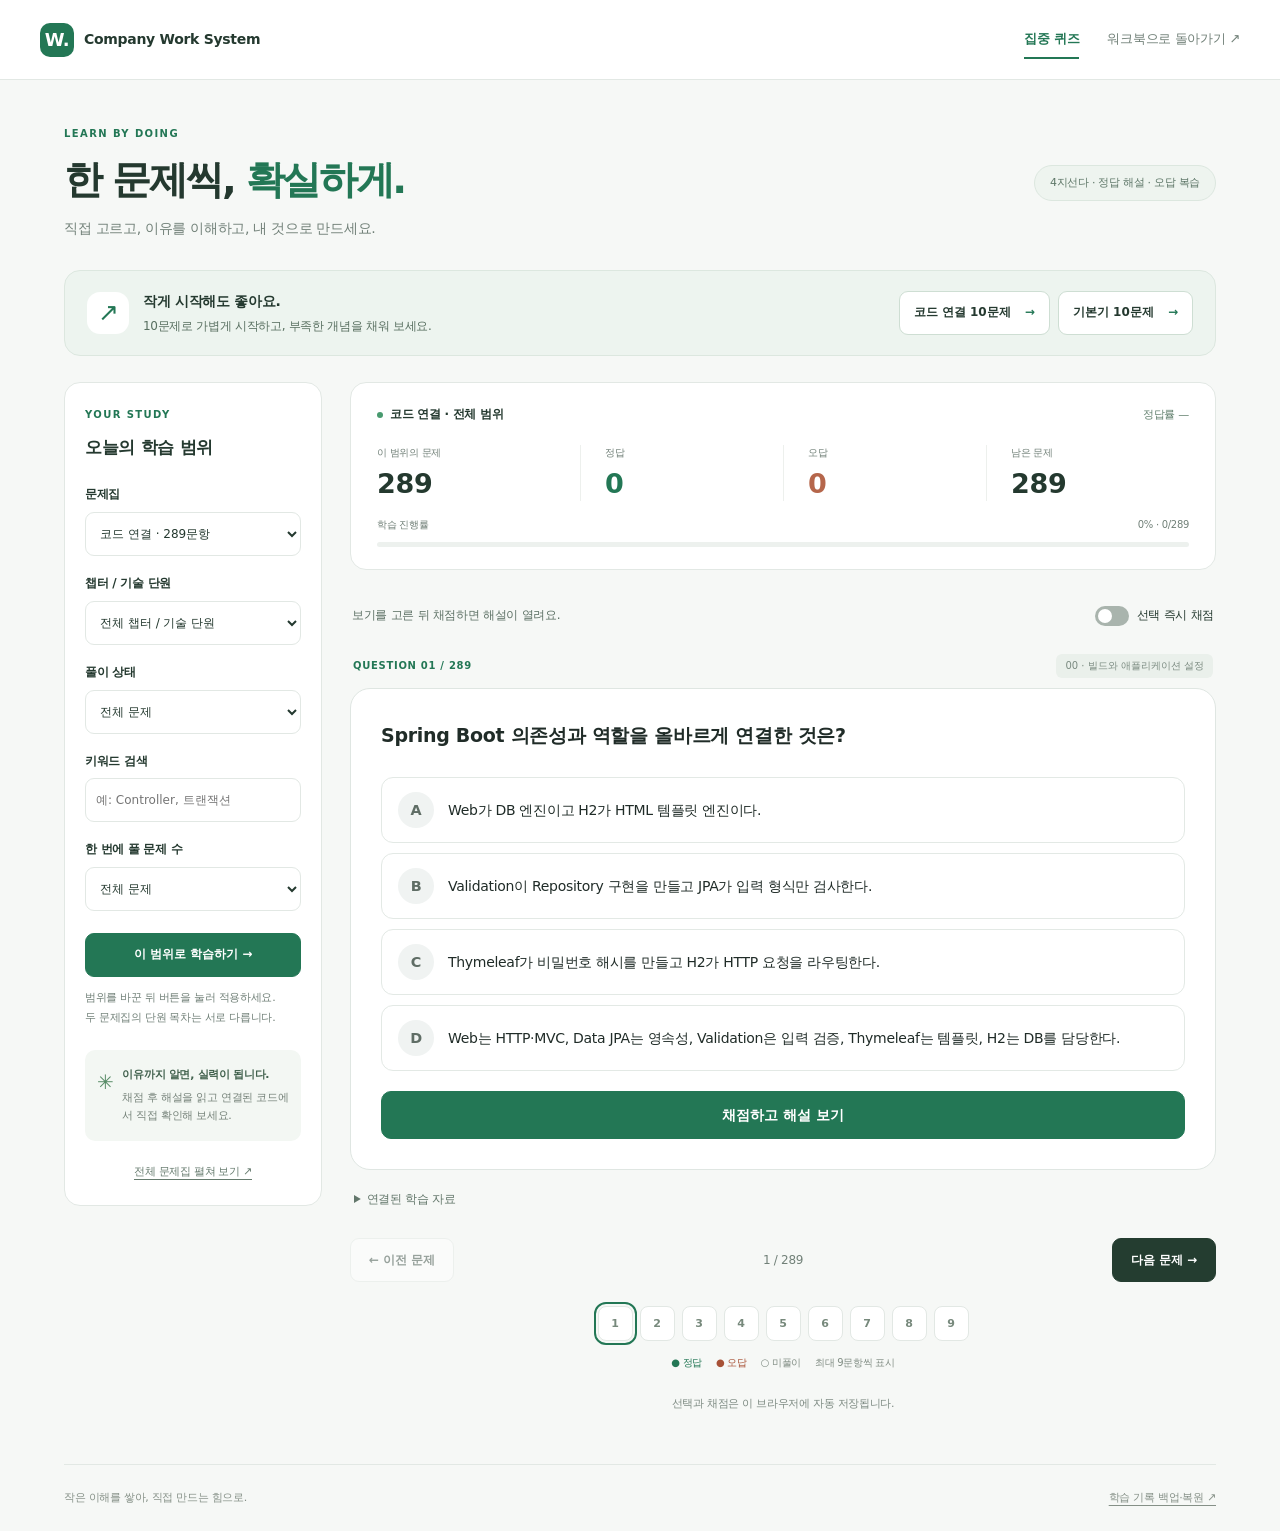
<file: quiz.html>
<!doctype html>
<html lang="ko">
<head>
  <meta charset="utf-8">
  <meta name="viewport" content="width=device-width, initial-scale=1">
  <meta name="description" content="보기 선택부터 정답 확인, 해설과 오답 복습까지. Company Work System의 2,289문항을 한 문제씩 학습하는 집중 퀴즈입니다.">
  <title>집중 퀴즈 · Company Work System</title>
  <link rel="icon" href="data:image/svg+xml,%3Csvg xmlns='http://www.w3.org/2000/svg' viewBox='0 0 64 64'%3E%3Crect width='64' height='64' rx='14' fill='%23185c45'/%3E%3Cpath d='M18 17h20c5 0 8 3 8 8v24H26c-5 0-8-3-8-8V17z' fill='%23fffdf7'/%3E%3C/svg%3E">
  <link rel="stylesheet" href="./practice/chapter-quiz.css">
  <link rel="stylesheet" href="./practice/quiz/focus.css">
  <script defer src="./practice/chapter-quiz-data.js"></script>
  <script defer src="./practice/chapter-quiz.js"></script>
  <script defer src="./practice/chapter-quiz-ui.js"></script>
  <script defer src="./practice/study-records.js"></script>
  <script defer src="./practice/quiz/content-00-09.js"></script>
  <script defer src="./practice/quiz/content-10-19.js"></script>
  <script defer src="./practice/quiz/content-20-29.js"></script>
  <script defer src="./practice/quiz/content-30-39.js"></script>
  <script defer src="./practice/quiz/quiz-core.js"></script>
  <script defer src="./practice/quiz/focus-session.js"></script>
  <script defer src="./practice/quiz/focus-page.js"></script>
  <script>
    // 모든 파일을 다 읽은 뒤(load)에도 '학습하기' 버튼이 꺼져 있으면, 퀴즈 스크립트가 끝까지 준비되지 못한 것입니다.
    // 왜 이 작은 검사를 따로 둘까요? 문제 파일 하나가 빠지면 화면이 조용히 비어 버려, 사용자는 무엇이 잘못됐는지 알 수 없습니다.
    // 이 검사는 다른 파일에 기대지 않으므로 그런 상황에서도 안내 문구를 보여 줄 수 있습니다.
    window.addEventListener("load", () => {
      if (document.getElementById("apply-filters").disabled) {
        document.getElementById("load-error").hidden = false;
        document.getElementById("question-area").hidden = true;
      }
    });
  </script>
</head>
<body>
  <a class="skip-link" href="#question-area">문제로 건너뛰기</a>
  <header class="topbar">
    <a class="brand" href="./index.html"><span class="brand-mark" aria-hidden="true">W.</span> Company Work System</a>
    <nav aria-label="학습 메뉴"><a href="./quiz.html" aria-current="page">집중 퀴즈</a><a href="./index.html">워크북으로 돌아가기 ↗</a></nav>
  </header>
  <main class="page">
    <div class="page-intro">
      <div><p class="eyebrow">LEARN BY DOING</p><h1>한 문제씩, <span>확실하게.</span></h1><p class="intro-copy">직접 고르고, 이유를 이해하고, 내 것으로 만드세요.</p></div>
      <span class="intro-badge">4지선다 · 정답 해설 · 오답 복습</span>
    </div>
    <section class="quick-start" aria-label="빠른 학습 시작">
      <div><span class="quick-start-icon" aria-hidden="true">↗</span><div><strong>작게 시작해도 좋아요.</strong><p>10문제로 가볍게 시작하고, 부족한 개념을 채워 보세요.</p></div></div>
      <div class="quick-start-actions"><button type="button" data-quick-bank="chapters">코드 연결 10문제 <span aria-hidden="true">→</span></button><button type="button" data-quick-bank="fundamentals">기본기 10문제 <span aria-hidden="true">→</span></button></div>
    </section>
    <div class="study-layout">
      <aside class="sidebar">
        <details id="filter-panel" class="filter-panel" open>
        <summary>학습 범위 설정 <span>변경하기</span></summary>
        <form id="quiz-filters" aria-labelledby="filter-heading">
          <p class="eyebrow">YOUR STUDY</p><h2 id="filter-heading">오늘의 학습 범위</h2>
          <label for="bank-filter">문제집</label><select id="bank-filter" name="bank"><option value="chapters">코드 연결 · 289문항</option><option value="fundamentals">기술 기본기 · 2,000문항</option></select>
          <label for="chapter-filter">챕터 / 기술 단원</label><select id="chapter-filter" name="chapter"><option value="">전체 챕터</option></select>
          <label for="mode-filter">풀이 상태</label><select id="mode-filter" name="mode"><option value="all">전체 문제</option><option value="unanswered">아직 안 푼 문제</option><option value="wrong">틀린 문제만 복습</option><option value="correct">맞힌 문제 다시 보기</option></select>
          <label for="search-filter">키워드 검색</label><input id="search-filter" name="query" type="search" maxlength="100" placeholder="예: Controller, 트랜잭션">
          <label for="limit-filter">한 번에 풀 문제 수</label><select id="limit-filter" name="limit"><option value="all">전체 문제</option><option value="10">10문제씩 가볍게</option><option value="20">20문제씩 집중해서</option><option value="50">50문제씩 충분히</option></select>
          <button id="apply-filters" class="primary-button" type="submit" disabled>이 범위로 학습하기 →</button>
          <p class="small muted">범위를 바꾼 뒤 버튼을 눌러 적용하세요.<br>두 문제집의 단원 목차는 서로 다릅니다.</p>
        </form>
        </details>
        <div class="study-note"><span aria-hidden="true">✳</span><p><strong>이유까지 알면, 실력이 됩니다.</strong>채점 후 해설을 읽고 연결된 코드에서 직접 확인해 보세요.</p></div>
        <a id="list-link" class="list-link" href="./problems.html">전체 문제집 펼쳐 보기 ↗</a>
      </aside>
      <section class="workspace" aria-label="퀴즈 학습">
        <div class="session-overview">
          <div class="overview-title"><span class="live-dot" aria-hidden="true"></span><span id="scope-title">문제를 준비하고 있습니다</span><span id="accuracy" class="accuracy">정답률 —</span></div>
          <div class="stat-grid"><div><span>이 범위의 문제</span><strong id="total-count">—</strong></div><div><span>정답</span><strong id="correct-count">0</strong></div><div><span>오답</span><strong id="wrong-count">0</strong></div><div><span>남은 문제</span><strong id="remaining-count">—</strong></div></div>
          <div class="progress-label"><span id="progress-label">학습 진행률</span><span id="progress-text">0%</span></div><progress id="study-progress" value="0" max="1" aria-labelledby="progress-label"></progress>
        </div>
        <div id="document-scope" class="document-scope" hidden><span>이 문서에 실린 문제만 풀고 있어요.</span><button id="clear-document-scope" type="button">전체 범위로 전환</button></div>
        <p id="load-error" class="empty-state" role="alert" hidden>문제를 불러오지 못했습니다. practice 폴더의 파일이 모두 있는지 확인한 뒤 새로고침해 주세요.</p>
        <noscript><p class="empty-state">보기를 선택하고 해설을 확인하려면 브라우저에서 JavaScript를 켜 주세요.</p></noscript>
        <div id="empty-state" class="empty-state" hidden><span aria-hidden="true">✓</span><h2>이 범위에는 문제가 없어요.</h2><p>풀이 상태나 검색어를 바꿔 보세요. 오답이 없다면 잘하고 있는 거예요.</p><button id="show-all" type="button">전체 문제로 돌아가기</button></div>
        <div id="question-area" tabindex="-1">
          <div class="study-toolbar"><p id="interaction-hint">보기를 고른 뒤 채점하면 해설이 열려요.</p><label class="instant-toggle"><input id="instant-grade" type="checkbox" role="switch"><span class="toggle-track" aria-hidden="true"></span>선택 즉시 채점</label></div>
          <div class="question-topline"><span id="question-position">QUESTION</span><span id="question-tag" class="question-tag"></span></div>
          <div id="focused-question"></div>
          <details id="question-source" class="question-source"><summary>연결된 학습 자료</summary><p id="source-evidence"></p><a id="reading-link" href="./problems.html" target="_blank" rel="noopener">코드와 학습 설명 읽기 ↗</a></details>
          <div class="question-navigation"><button id="previous-question" type="button" disabled>← 이전 문제</button><span id="navigation-position"></span><button id="next-question" type="button" disabled>다음 문제 →</button></div>
          <nav id="question-map" class="question-map" aria-label="주변 문제 바로 가기"></nav>
          <p class="map-legend"><span>● 정답</span><span>● 오답</span><span>○ 미풀이</span><span>최대 9문항씩 표시</span></p>
        </div>
        <section id="results" class="results" aria-labelledby="results-heading" hidden><p class="eyebrow">KEEP GROWING</p><div id="result-score" class="result-score" aria-label="채점한 문제의 정답률"><strong id="result-percent">0%</strong><span>정답률</span></div><h2 id="results-heading" tabindex="-1">지금까지의 학습 결과</h2><p id="results-summary"></p><p id="results-message"></p><div class="results-actions"><button id="review-wrong" class="primary-button" type="button">틀린 문제 복습하기</button><button id="continue-study" type="button">다음 학습 시작 →</button><button id="return-question" type="button">문제로 돌아가기</button></div></section>
        <p id="storage-status" class="storage-status" role="status">선택과 채점은 이 브라우저에 자동 저장됩니다.</p>
      </section>
    </div>
    <footer><span>작은 이해를 쌓아, 직접 만드는 힘으로.</span><a href="./index.html#backup-title">학습 기록 백업·복원 ↗</a></footer>
  </main>
</body>
</html>
</file>
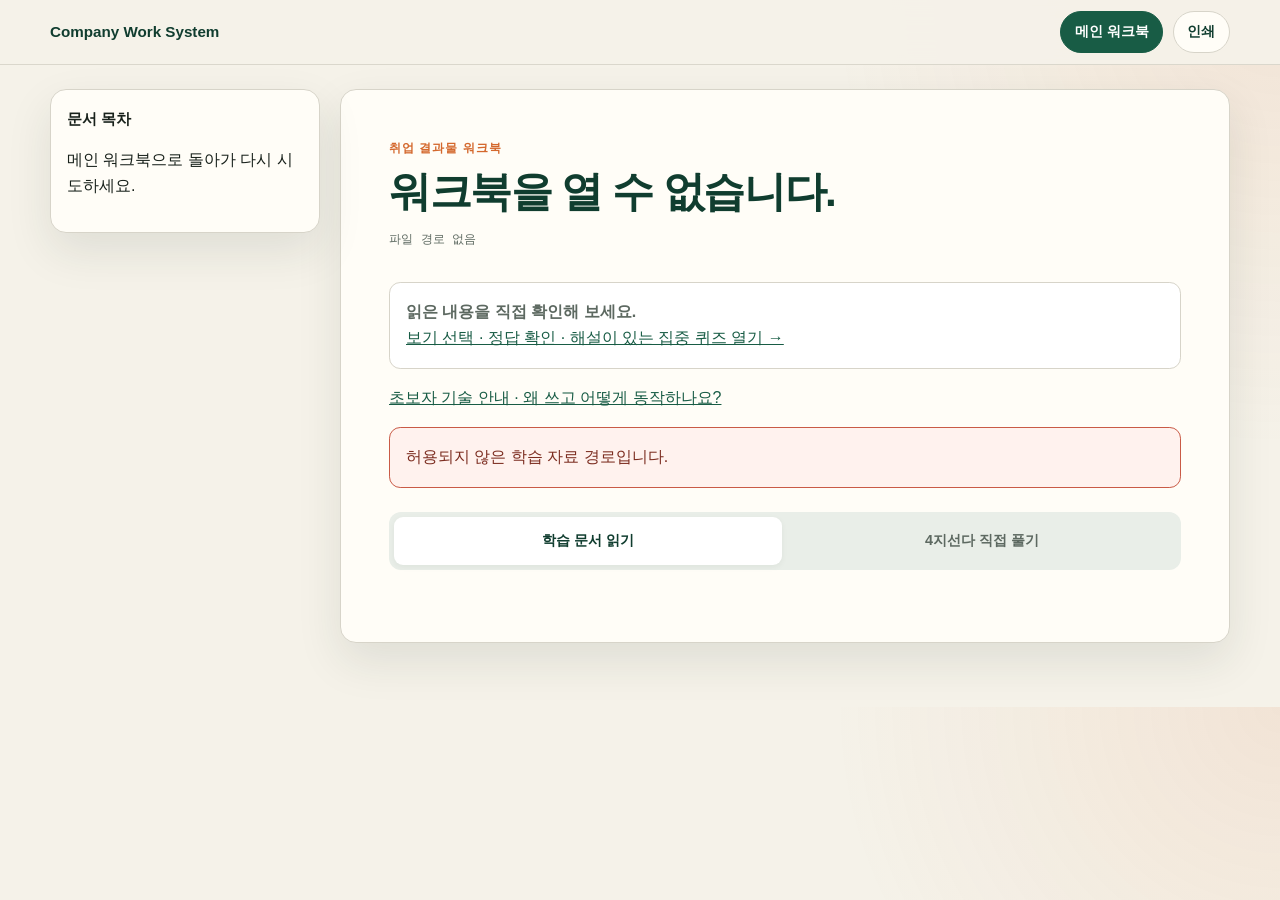
<file: workbook-viewer.html>
<!-- 중학생 눈높이: Java 코드와 Markdown 학습 문서를 글자로 보여 주는 읽기 화면입니다. -->
<!-- HTML은 화면의 뼈대, CSS는 색과 배치입니다. JavaScript가 연결된 화면에서는 버튼·입력에 동작을 붙입니다. -->
<!-- HTML 주석은 사람이 읽는 설명이며 화면 본문에는 나타나지 않습니다. -->
<!-- Markdown과 Java·설정 조각 학습 자료를 브라우저에서 읽을 수 있게 보여주는 공통 문서 화면 -->
<!doctype html>
<html lang="ko">
<head>
  <meta charset="utf-8">
  <meta name="viewport" content="width=device-width, initial-scale=1">
  <meta
    name="description"
    content="Company Work System의 기능 워크북과 Java·설정 조각 실습 코드를 읽는 화면"
  >
  <title>워크북 읽기 · Company Work System</title>
  <link rel="icon" href="data:image/svg+xml,%3Csvg xmlns='http://www.w3.org/2000/svg' viewBox='0 0 64 64'%3E%3Crect width='64' height='64' rx='14' fill='%23185c45'/%3E%3Cpath d='M18 17h20c5 0 8 3 8 8v24H26c-5 0-8-3-8-8V17z' fill='%23fffdf7'/%3E%3Cpath d='M26 17v32' stroke='%23d4682d' stroke-width='4'/%3E%3C/svg%3E">
  <style>
    /* CSS는 HTML 요소의 모양을 정합니다. 아래 공통 스타일 뒤의 @media는 좁은 화면·인쇄 환경에 맞게 배치를 조정합니다. */
    :root {
      color-scheme: light;
      --ink: #18211b;
      --muted: #5d6961;
      --paper: #f5f2e9;
      --surface: #fffdf7;
      --line: #d7d4c9;
      --green: #185c45;
      --green-dark: #103d2f;
      --green-soft: #dfece3;
      --orange: #d4682d;
      --shadow: 0 18px 45px rgba(34, 45, 38, 0.10);
    }

    * {
      box-sizing: border-box;
    }

    html {
      scroll-behavior: smooth;
    }

    body {
      margin: 0;
      color: var(--ink);
      background:
        radial-gradient(circle at top right, rgba(212, 104, 45, 0.10), transparent 28rem),
        var(--paper);
      font-family:
        Pretendard, "Noto Sans KR", -apple-system, BlinkMacSystemFont, "Segoe UI",
        sans-serif;
      line-height: 1.65;
    }

    a {
      color: var(--green);
    }

    a:focus-visible,
    button:focus-visible {
      outline: 3px solid var(--orange);
      outline-offset: 3px;
    }

    .skip-link {
      position: fixed;
      top: 0.75rem;
      left: 0.75rem;
      z-index: 20;
      padding: 0.65rem 0.9rem;
      color: white;
      background: var(--green-dark);
      border-radius: 0.5rem;
      transform: translateY(-180%);
    }

    .skip-link:focus {
      transform: translateY(0);
    }

    .topbar {
      position: sticky;
      top: 0;
      z-index: 10;
      border-bottom: 1px solid rgba(215, 212, 201, 0.9);
      background: rgba(245, 242, 233, 0.94);
      backdrop-filter: blur(14px);
    }

    .topbar-inner {
      width: min(1180px, calc(100% - 2rem));
      min-height: 64px;
      margin: 0 auto;
      display: flex;
      align-items: center;
      justify-content: space-between;
      gap: 1rem;
    }

    .brand {
      color: var(--green-dark);
      font-size: 0.95rem;
      font-weight: 800;
      text-decoration: none;
    }

    .actions {
      display: flex;
      align-items: center;
      gap: 0.6rem;
    }

    .button {
      display: inline-flex;
      min-height: 40px;
      padding: 0.55rem 0.85rem;
      align-items: center;
      justify-content: center;
      border: 1px solid var(--line);
      border-radius: 999px;
      color: var(--green-dark);
      background: var(--surface);
      font: inherit;
      font-size: 0.86rem;
      font-weight: 750;
      text-decoration: none;
      cursor: pointer;
    }

    .button.primary {
      border-color: var(--green);
      color: white;
      background: var(--green);
    }

    .page {
      width: min(1180px, calc(100% - 2rem));
      margin: 0 auto;
    }

    .layout {
      display: grid;
      grid-template-columns: minmax(210px, 270px) minmax(0, 1fr);
      gap: 1.25rem;
      padding: 1.5rem 0 4rem;
      align-items: start;
    }

    .outline-card,
    .reader {
      border: 1px solid var(--line);
      border-radius: 1rem;
      background: var(--surface);
      box-shadow: var(--shadow);
    }

    .outline-card {
      position: sticky;
      top: 5.5rem;
      max-height: calc(100vh - 7rem);
      padding: 1rem;
      overflow: auto;
    }

    .outline-card h2 {
      margin: 0 0 0.75rem;
      font-size: 0.95rem;
    }

    .outline-list {
      display: grid;
      gap: 0.25rem;
      margin: 0;
      padding: 0;
      list-style: none;
    }

    .outline-list a {
      display: block;
      padding: 0.45rem 0.55rem;
      border-radius: 0.45rem;
      color: var(--muted);
      font-size: 0.82rem;
      line-height: 1.35;
      text-decoration: none;
    }

    .outline-list a:hover {
      color: var(--green-dark);
      background: var(--green-soft);
    }

    .outline-list .depth-3 {
      padding-left: 1.1rem;
      font-size: 0.78rem;
    }

    .reader {
      min-width: 0;
      padding: clamp(1.25rem, 4vw, 3rem);
    }

    .eyebrow {
      margin: 0 0 0.5rem;
      color: var(--orange);
      font-size: 0.78rem;
      font-weight: 850;
      letter-spacing: 0.08em;
      text-transform: uppercase;
    }

    .reader h1 {
      margin: 0;
      color: var(--green-dark);
      font-size: clamp(1.7rem, 4vw, 2.65rem);
      line-height: 1.2;
      letter-spacing: -0.035em;
    }

    .source-label {
      margin: 0.75rem 0 2rem;
      color: var(--muted);
      font-family: ui-monospace, SFMono-Regular, Menlo, Consolas, monospace;
      font-size: 0.78rem;
      overflow-wrap: anywhere;
    }

    .status {
      padding: 1rem;
      border: 1px solid var(--line);
      border-radius: 0.7rem;
      color: var(--muted);
      background: #fff;
    }

    .status.error {
      border-color: #c95a46;
      color: #7c2d20;
      background: #fff2ee;
    }

    .learning-tabs { display: flex; gap: 6px; padding: 5px; margin: 24px 0; background: #e9eee8; border-radius: 12px; }
    .learning-tabs button { flex: 1; min-height: 48px; border: 0; border-radius: 9px; color: var(--muted); background: transparent; font: inherit; font-size: 0.9rem; font-weight: 750; cursor: pointer; }
    .learning-tabs [aria-pressed="true"] { background: #fff; color: var(--green-dark); box-shadow: 0 2px 6px #18211b0d; }
    .quiz-panel-heading { display: flex; align-items: center; justify-content: space-between; flex-wrap: wrap; gap: 8px; margin-bottom: 20px; font-size: 0.85rem; }
    .quiz-panel-heading p { margin: 0; color: var(--muted); }
    .quiz-panel-heading > div { display: flex; align-items: center; flex-wrap: wrap; gap: 12px; }
    .quiz-panel-heading button { min-height: 44px; padding: 8px 12px; border: 1px solid var(--line); border-radius: 9px; background: #fff; color: var(--green); font: inherit; font-weight: 700; cursor: pointer; }
    .document-quiz-callout { padding: 22px; margin-top: 24px; border: 1px solid #c5d9ca; border-radius: 12px; background: #edf4ef; }
    .document-quiz-callout p { margin: 0 0 14px; color: var(--green-dark); }
    .document-quiz-callout button { min-height: 44px; padding: 10px 18px; border: 0; border-radius: 9px; color: white; background: var(--green); font: inherit; font-weight: 700; cursor: pointer; }
    #document-quiz-frame { display: block; width: 100%; height: 1000px; border: 0; }
    .layout:is(.is-solving, .has-inline-quiz) { grid-template-columns: minmax(0, 1fr); max-width: 1000px; }
    .layout:is(.is-solving, .has-inline-quiz) .outline-card { display: none; }
    .layout:is(.is-solving, .has-inline-quiz) .reading-intro { display: none; }
    .layout:is(.is-solving, .has-inline-quiz) .reader { padding-top: 24px; }
    .layout:is(.is-solving, .has-inline-quiz) .reader h1 { font-size: clamp(1.5rem, 3vw, 2rem); }
    .layout:is(.is-solving, .has-inline-quiz) .source-label { margin-bottom: 1rem; }
    .has-inline-quiz #document-body { margin-top: 32px; padding-top: 24px; border-top: 1px solid var(--line); scroll-margin-top: 90px; }
    #document-source-heading { margin: 0 0 20px; color: var(--green-dark); font-size: 1.3rem; }
    @media print { .learning-tabs, #quiz-panel, .document-quiz-callout { display: none !important; } #document-body[hidden] { display: block !important; } }

    .document-section {
      scroll-margin-top: 5.5rem;
    }

    .document-section + .document-section {
      margin-top: 2.4rem;
      padding-top: 0.25rem;
      border-top: 1px solid var(--line);
    }

    .document-section h2,
    .document-section h3,
    .document-section h4 {
      color: var(--green-dark);
      line-height: 1.35;
      letter-spacing: -0.02em;
    }

    .document-section h2 {
      margin: 0.5rem 0 1rem;
      font-size: 1.5rem;
    }

    .document-section h3 {
      margin: 0.4rem 0 0.85rem;
      font-size: 1.18rem;
    }

    .document-section h4 {
      margin: 0.3rem 0 0.75rem;
      font-size: 1rem;
    }

    .document-source {
      margin: 0;
      padding: 1rem;
      overflow-x: auto;
      border: 1px solid #e3dfd3;
      border-radius: 0.7rem;
      color: #26332b;
      background: #fbfaf5;
      font-family: ui-monospace, SFMono-Regular, Menlo, Consolas, monospace;
      font-size: 0.86rem;
      line-height: 1.7;
      tab-size: 2;
      white-space: pre-wrap;
      overflow-wrap: anywhere;
    }

    [hidden] {
      display: none !important;
    }

    @media (max-width: 760px) {
      .topbar-inner {
        min-height: 58px;
      }

      .brand {
        max-width: 9rem;
        line-height: 1.2;
      }

      .button {
        min-height: 38px;
        padding-inline: 0.7rem;
      }

      .layout {
        grid-template-columns: 1fr;
        padding-top: 1rem;
      }

      .outline-card {
        position: static;
        max-height: 15rem;
        order: 2;
      }

      .reader {
        order: 1;
        border-radius: 0.8rem;
      }

      .document-source {
        padding: 0.8rem;
        font-size: 0.8rem;
      }
    }

    @media (prefers-reduced-motion: reduce) {
      html {
        scroll-behavior: auto;
      }
    }

    @media print {
      .topbar,
      .outline-card {
        display: none;
      }

      .layout {
        display: block;
      }

      .reader {
        border: 0;
        box-shadow: none;
      }
    }
  </style>
</head>
<body>
  <a class="skip-link" href="#document-content">본문으로 건너뛰기</a>
  <header class="topbar">
    <div class="topbar-inner">
      <a class="brand" href="./index.html">Company Work System</a>
      <div class="actions">
        <a class="button primary" href="./index.html">메인 워크북</a>
        <button id="print-document" class="button" type="button">인쇄</button>
      </div>
    </div>
  </header>

  <main class="page layout">
    <aside class="outline-card" aria-labelledby="outline-title">
      <h2 id="outline-title">문서 목차</h2>
      <nav id="document-outline" aria-label="현재 문서 목차">
        <p>문서를 불러오는 중입니다.</p>
      </nav>
    </aside>

    <article id="document-content" class="reader" tabindex="-1">
      <p class="eyebrow">취업 결과물 워크북</p>
      <h1 id="document-title">워크북을 불러오는 중입니다.</h1>
      <p id="source-label" class="source-label"></p>
      <p class="status reading-intro"><strong>읽은 내용을 직접 확인해 보세요.</strong><br><a id="open-focus-quiz" href="./quiz.html">보기 선택 · 정답 확인 · 해설이 있는 집중 퀴즈 열기 →</a></p>
      <p class="reading-intro"><a href="./workbook-viewer.html?file=practice/beginner-guide.md">초보자 기술 안내 · 왜 쓰고 어떻게 동작하나요?</a></p>
      <p id="load-status" class="status" role="status">학습 자료를 준비하고 있습니다.</p>
      <div class="learning-tabs" role="toolbar" aria-label="학습 화면 선택">
        <button id="reading-tab" type="button" aria-controls="document-body quiz-panel" aria-pressed="true">학습 문서 읽기</button>
        <button id="solving-tab" type="button" aria-controls="document-body quiz-panel" aria-pressed="false" tabindex="-1">4지선다 직접 풀기</button>
      </div>
      <section id="quiz-panel" aria-label="4지선다 웹 퀴즈" tabindex="0" hidden>
        <div class="quiz-panel-heading"><p id="quiz-panel-description">보기를 고르고, 정답과 해설을 확인하세요.</p><div><button id="show-source" type="button" hidden>관련 코드 보기 ↓</button><a id="quiz-fullscreen-link" href="./quiz.html" target="_blank" rel="noopener">큰 화면으로 풀기 ↗</a></div></div>
        <iframe id="document-quiz-frame" title="학습 문서와 연결된 4지선다 퀴즈"></iframe>
      </section>
      <div id="document-body" role="region" aria-label="연결된 학습 문서" tabindex="0"></div>
    </article>
  </main>

  <!-- HTML로 입력창과 표시 영역을 먼저 만든 뒤, 아래 JavaScript가 DOM을 찾아 동작을 연결합니다. -->
  <script src="./practice/quiz/document-quiz.js"></script>
  <script>
    // URLSearchParams는 ?file= 뒤의 쿼리 값을 읽습니다. 이 값은 사용자 입력이므로 허용 경로 검사 후 요청합니다.
    // 주소의 ?file= 뒤는 읽을 파일을 지정하는 메모입니다. 허용한 학습 파일인지 확인한 뒤 읽습니다.
    const params = new URLSearchParams(window.location.search);
    const sourceFile = params.get("file") || "";
    // 왜 허용 목록(정규식)을 둘까요? 주소의 file= 값은 누구나 바꿔 적을 수 있습니다.
    // 검사가 없으면 '../../비밀파일'처럼 학습 자료가 아닌 파일을 읽으라는 주소를 만들 수 있어, practice 폴더의 정해진 확장자만 받습니다.
    const allowedSource =/^(?:practice\/[A-Za-z0-9._/-]+\.(?:fragment|java|md)|(?:README|company_work_system_PRD_TRD)\.md)$/;
    const documentTitle = document.getElementById("document-title");
    const sourceLabel = document.getElementById("source-label");
    const loadStatus = document.getElementById("load-status");
    const documentBody = document.getElementById("document-body");
    const documentOutline = document.getElementById("document-outline");
    const printDocument = document.getElementById("print-document");
    const quizFrame = document.getElementById("document-quiz-frame");
    const readingTab = document.getElementById("reading-tab");
    const solvingTab = document.getElementById("solving-tab");
    let quizUrl = "./quiz.html?bank=chapters&limit=10";
    let hasDocumentQuestions = false;
    // '읽기'와 '풀기' 두 탭 중 하나를 고릅니다. solving이 true면 풀기 화면입니다.
    function selectLearningTab(solving) {
      readingTab.setAttribute("aria-pressed", String(!solving));
      solvingTab.setAttribute("aria-pressed", String(solving));
      // 왜 tabIndex를 바꿀까요? Tab 키로 두 탭을 하나씩 다 거치지 않고, 선택된 탭 하나에만 멈추게 하는 접근성 관례입니다.
      // 탭 사이 이동은 아래 화살표 키 처리가 맡습니다.
      readingTab.tabIndex = solving ? -1 : 0;
      solvingTab.tabIndex = solving ? 0 : -1;
      documentBody.hidden = solving;
      const showQuiz = solving || hasDocumentQuestions;
      document.getElementById("quiz-panel").hidden = !showQuiz;
      document.querySelector(".layout").classList.toggle("is-solving", solving);
      // 왜 처음부터 src를 넣지 않을까요? 퀴즈 화면은 문제 데이터가 커서, 읽기만 하는 사람에게는 불필요한 로딩입니다.
      // 퀴즈가 처음 보일 때 한 번만 불러옵니다. embed=1은 '다른 화면 안에 끼워 넣었으니 머리말·메뉴를 숨겨 달라'는 표시입니다.
      if (showQuiz && !quizFrame.hasAttribute("src")) quizFrame.src = `${quizUrl}&embed=1`;
    }
    readingTab.addEventListener("click", () => selectLearningTab(false));
    solvingTab.addEventListener("click", () => selectLearningTab(true));
    document.getElementById("show-source").addEventListener("click", () => {
      selectLearningTab(false);
      // 초점을 먼저 옮기고(스크롤 없이) 직접 맨 위로 맞춥니다. 브라우저마다 초점 이동 때 스크롤 위치가 달라지는 것을 피하려는 것입니다.
      documentBody.focus({ preventScroll: true });
      documentBody.scrollIntoView({ block: "start", behavior: "instant" });
    });
    // 화살표·Home·End로 탭을 바꿉니다. 왜? 화면 읽기 프로그램 사용자는 탭 묶음을 이런 키로 움직인다고 기대합니다(WAI-ARIA 탭 관례).
    [readingTab, solvingTab].forEach(tab => tab.addEventListener("keydown", event => {
      if (!["ArrowLeft", "ArrowRight", "Home", "End"].includes(event.key)) return;
      event.preventDefault();
      const solving = event.key === "End" || (event.key !== "Home" && tab === readingTab);
      selectLearningTab(solving);
      (solving ? solvingTab : readingTab).focus();
    }));
    // iframe 안의 퀴즈가 '내 높이는 이만큼'이라고 알려 주면 그 높이로 틀을 맞춥니다. 이렇게 해야 틀 안에 스크롤바가 두 겹으로 생기지 않습니다.
    // 왜 세 가지를 확인할까요? message는 어느 창이든 보낼 수 있습니다. 같은 사이트(origin)·우리 iframe(source)·약속한 종류(type)인지 확인해
    // 다른 사이트가 보낸 가짜 메시지로 화면이 망가지지 않게 합니다.
    window.addEventListener("message", event => {
      if (event.origin !== location.origin || event.source !== quizFrame.contentWindow || event.data?.type !== "company-work-system:quiz-height") return;
      // 360~12000px 사이로 제한합니다. 잘못된 값이 와도 틀이 사라지거나 끝없이 길어지지 않게 하는 안전 범위이고, +12는 아래쪽 여유입니다.
      if (Number.isFinite(event.data.height)) quizFrame.style.height = `${Math.max(360, Math.min(12000, event.data.height + 12))}px`;
    });

    // 제목에서 이동용 이름표를 만듭니다. 번호를 함께 넣어 같은 제목도 서로 다른 위치로 이동할 수 있게 합니다.
    // \p{L}\p{N}은 '모든 언어의 글자와 숫자'입니다. 왜 [a-z0-9]가 아닐까요? 그렇게 하면 한글 제목이 전부 지워져 이름표가 비어 버립니다.
    // 48글자로 자르는 이유는 주소 끝(#...)이 지나치게 길어지지 않게 하려는 것입니다.
    function makeHeadingId(title, index) {
      const slug = title
        .toLowerCase()
        .replace(/[^\p{L}\p{N}]+/gu, "-")
        .replace(/^-|-$/g, "")
        .slice(0, 48);
      return `section-${index}-${slug || "item"}`;
    }

    // 줄바꿈을 통일하고 # 제목을 기준으로 구획을 나눕니다. 제목이 없는 Java 파일도 본문 구획으로 남깁니다.
    // 긴 문서를 제목마다 나누는 작업입니다. Java 코드처럼 제목이 없는 자료도 글 전체를 남깁니다.
    function splitDocument(source) {
      const chunks = [];
      let current = { level: 1, title: "", lines: [] };
      let fence = null;

      // 왜 줄바꿈을 통일할까요? Windows에서 만든 파일은 줄 끝이 \r\n이라, 그대로 나누면 줄마다 보이지 않는 \r이 남아 제목 검사가 빗나갑니다.
      source.replace(/\r\n?/g, "\n").split("\n").forEach((line) => {
        // 코드 블록 안의 # 주석과 Markdown 예시는 제목으로 나누지 않습니다.
        // 왜? yml·셸 코드의 '# 설정' 같은 줄까지 제목으로 보면 코드 블록이 중간에 잘려 목차가 엉망이 됩니다.
        // fence는 지금 ``` 코드 블록 안에 있는지 기억하는 표시입니다. 여는 기호와 같은 종류·같거나 긴 길이로 닫혀야 끝난 것으로 봅니다(Markdown 규칙).
        if (fence) {
          current.lines.push(line);
          const closing = line.match(/^ {0,3}(`+|~+)[ \t]*$/);
          if (closing && closing[1][0] === fence.marker && closing[1].length >= fence.length) fence = null;
          return;
        }
        const opening = line.match(/^ {0,3}(`{3,}|~{3,})(.*)$/);
        if (opening && (opening[1][0] !== "`" || !opening[2].includes("`"))) {
          fence = { marker: opening[1][0], length: opening[1].length };
          current.lines.push(line);
          return;
        }
        const heading = line.match(/^(#{1,6})\s+(.+?)\s*$/);
        if (!heading) {
          current.lines.push(line);
          return;
        }
        // 왜 확인할까요? 문서가 제목으로 바로 시작하면 그 앞의 '빈 구획'이 생기는데, 그런 빈 칸은 화면에 넣지 않습니다.
        if (current.title || current.lines.some((item) => item.trim())) {
          chunks.push(current);
        }
        current = {
          level: heading[1].length,
          title: heading[2],
          lines: [],
        };
      });

      if (current.title || current.lines.some((item) => item.trim())) {
        chunks.push(current);
      }
      return chunks;
    }

    // 나눈 글로 제목·목차·본문을 만듭니다. 코드는 실행하지 않고 들여쓰기를 살려 글자로 보여 줍니다.
    function renderDocument(source) {
      // 파일 끝의 자동 생성 문제는 정답이 노출되는 주석 대신 실제 선택형 풀이로 연결합니다.
      // 원본 파일은 그대로 두고, 문서에 실린 문항 ID로 같은 문제만 골라 줍니다.
      const extracted = DocumentQuiz.extract(source);
      const questionIds = extracted.ids;
      hasDocumentQuestions = questionIds.length > 0;
      document.querySelector(".layout").classList.toggle("has-inline-quiz", hasDocumentQuestions);
      if (questionIds.length) {
        readingTab.textContent = "문제 + 학습 문서";
        solvingTab.textContent = "문제만 집중해서 풀기";
        document.getElementById("quiz-panel-description").textContent = "보기 선택 → 채점 → 해설 확인";
        document.getElementById("show-source").hidden = false;
        source = extracted.source;
        const scoped = new URL(quizUrl, location.href);
        scoped.searchParams.set("items", questionIds.join(","));
        quizUrl = `./quiz.html?${scoped.searchParams}`;
        document.getElementById("open-focus-quiz").href = quizUrl;
        document.getElementById("quiz-fullscreen-link").href = quizUrl;
        // 파일 요청이 끝나기 전에 풀이 탭을 열었어도 문서에 맞는 범위로 맞춥니다.
        if (quizFrame.hasAttribute("src")) quizFrame.src = `${quizUrl}&embed=1`;
      }
      const chunks = splitDocument(source);
      const firstTitle = chunks.find((chunk) => chunk.level === 1 && chunk.title);
      const displayTitle = firstTitle?.title || sourceFile.split("/").pop() || "학습 자료";
      const outlineList = document.createElement("ol");
      outlineList.className = "outline-list";

      documentTitle.textContent = displayTitle;
      document.title = `${displayTitle} · Company Work System`;
      documentBody.replaceChildren();
      if (hasDocumentQuestions) {
        const sourceHeading = document.createElement("h2");
        sourceHeading.id = "document-source-heading";
        sourceHeading.textContent = "관련 코드로 이해하기";
        documentBody.append(sourceHeading);
      }

      chunks.forEach((chunk, index) => {
        const section = document.createElement("section");
        section.className = "document-section";
        const isPageTitle = chunk === firstTitle;

        if (chunk.title && !isPageTitle) {
          // 왜 h2~h4로 맞출까요? h1은 페이지 맨 위 제목 하나만 써야 문서 구조가 분명하고, h5·h6은 글씨가 너무 작아집니다.
          const headingLevel = Math.min(Math.max(chunk.level, 2), 4);
          const heading = document.createElement(`h${headingLevel}`);
          const headingId = makeHeadingId(chunk.title, index);
          heading.textContent = chunk.title;
          section.id = headingId;
          section.append(heading);

          // 목차에는 ###까지만 넣습니다. 더 작은 제목까지 넣으면 목차가 본문만큼 길어져 길잡이 역할을 못 합니다.
          if (chunk.level <= 3) {
            const item = document.createElement("li");
            const link = document.createElement("a");
            link.href = `#${headingId}`;
            link.textContent = chunk.title;
            if (chunk.level === 3) {
              link.className = "depth-3";
            }
            item.append(link);
            outlineList.append(item);
          }
        }

        const content = chunk.lines.join("\n").trim();
        if (content) {
          const sourceBlock = document.createElement("pre");
          sourceBlock.className = "document-source";
          // textContent로 넣으면 문서 속 HTML·스크립트를 실행하지 않고 문자로 표시합니다. pre는 코드의 들여쓰기를 보존합니다.
          sourceBlock.textContent = content;
          section.append(sourceBlock);
        }
        documentBody.append(section);
      });

      if (questionIds.length) {
        const callout = document.createElement("div");
        callout.className = "document-quiz-callout";
        const copy = document.createElement("p");
        copy.textContent = `코드를 확인했다면, 위의 ${questionIds.length}문제로 이해한 내용을 확인해 보세요.`;
        const solve = document.createElement("button");
        solve.type = "button";
        solve.textContent = "문제로 돌아가서 풀기 ↑";
        solve.addEventListener("click", () => { selectLearningTab(true); solvingTab.focus(); });
        callout.append(copy, solve);
        documentBody.append(callout);
      }

      if (outlineList.childElementCount) {
        documentOutline.replaceChildren(outlineList);
      } else {
        const emptyOutline = document.createElement("p");
        emptyOutline.textContent = "이 문서에는 별도 목차가 없습니다.";
        documentOutline.replaceChildren(emptyOutline);
      }
      loadStatus.hidden = true;
      // 문제 주석이 있는 파일은 첫 화면부터 실제 보기가 보이도록 합니다.
      selectLearningTab(solvingTab.getAttribute("aria-pressed") === "true");
    }

    // 경로 확인 → raw=1 원문 요청 → HTTP 성공 확인 → 제목·목차·본문 표시 순서입니다.
    // 서버도 공개 경로를 검사합니다. 브라우저 검사만으로 서버 파일의 접근 권한을 정할 수는 없습니다.
    // 파일 경로 확인 → 서버에 원문 요청 → 성공 여부 확인 → 화면 표시 순서로 진행합니다.
    async function loadDocument() {
      if (sourceFile === "practice/problems.md") {
        window.location.replace("./problems.html");
        return;
      }
      // 왜 ".."을 한 번 더 막을까요? 정규식이 '/'와 '.'을 허용하므로 practice/../../ 같은 경로가 통과할 수 있습니다. '위 폴더로 가기'를 따로 차단합니다.
      if (!allowedSource.test(sourceFile) || sourceFile.includes("..")) {
        throw new Error("허용되지 않은 학습 자료 경로입니다.");
      }

      sourceLabel.textContent = sourceFile;
      // 폴더 이름 앞 두 자리(예: 08-employee-register의 08)가 챕터 번호입니다. 이 번호로 같은 챕터의 퀴즈를 바로 연결합니다.
      // 40 미만만 받는 이유: 퀴즈 문제는 00~39장까지만 있어서, 없는 장 번호로 빈 퀴즈 화면을 열지 않으려는 것입니다.
      const chapterMatch = /^practice\/(?:starter|hard)\/(\d{2})-/.exec(sourceFile);
      if (chapterMatch && Number(chapterMatch[1]) < 40) {
        const quizLink = document.getElementById("open-focus-quiz");
        quizLink.href = `./quiz.html?bank=chapters&chapter=${chapterMatch[1]}`;
        quizLink.textContent = `${chapterMatch[1]}장 집중 퀴즈 · 보기 선택하고 해설 보기 →`;
        quizUrl = `./quiz.html?bank=chapters&chapter=${chapterMatch[1]}`;
        quizFrame.title = `${chapterMatch[1]}장 4지선다 퀴즈 · 보기 선택과 해설`;
      }
      if (sourceFile === "practice/beginner-guide.md") quizUrl = "./quiz.html?bank=fundamentals&limit=10";
      document.getElementById("open-focus-quiz").href = quizUrl;
      document.getElementById("quiz-fullscreen-link").href = quizUrl;
      const sourceUrl = new URL(`./${sourceFile}`, window.location.href);
      // raw=1은 읽기 화면 대신 파일 원문을 보내 달라는 약속입니다. 자기 화면을 계속 불러오는 일을 막습니다.
      sourceUrl.searchParams.set("raw", "1");
      const response = await fetch(sourceUrl);
      // 왜 ok를 확인할까요? fetch는 404(파일 없음)여도 오류를 던지지 않고 '없습니다' 안내 페이지를 성공처럼 돌려줍니다.
      // 확인하지 않으면 그 안내 페이지를 학습 문서인 것처럼 화면에 그리게 됩니다.
      if (!response.ok) {
        throw new Error(`학습 자료를 불러오지 못했습니다. HTTP ${response.status}`);
      }
      renderDocument(await response.text());
    }

    printDocument.addEventListener("click", () => window.print());
    // 파일을 읽다가 문제가 생기면 빈 화면 대신 파일 이름과 오류 이유를 알려 줍니다.
    loadDocument().catch((error) => {
      documentTitle.textContent = "워크북을 열 수 없습니다.";
      sourceLabel.textContent = sourceFile || "파일 경로 없음";
      loadStatus.textContent = error.message;
      loadStatus.classList.add("error");
      const retryHelp = document.createElement("p");
      retryHelp.textContent = "메인 워크북으로 돌아가 다시 시도하세요.";
      documentOutline.replaceChildren(retryHelp);
    });
  </script>
</body>
</html>
</file>
<file: practice/chapter-quiz.css>
/* 공통 카드: 실제 radio 입력으로 키보드와 화면 읽기 도구도 지원합니다. */
.chapter-choice-card { margin: 18px 0; padding: 24px; border: 1px solid #dfe6e2; border-radius: 20px; background: #fff; color: #202c28; }
.chapter-choice-card .chapter-choice-heading { margin: 0 0 24px; font-size: 1.08rem; font-weight: 750; line-height: 1.65; overflow-wrap: anywhere; white-space: pre-line; }
.chapter-choices { margin: 0; padding: 0; border: 0; min-width: 0; display: grid; gap: 10px; }
.chapter-choice { position: relative; display: flex; align-items: center; gap: 14px; min-height: 64px; padding: 12px 16px; border: 1px solid #e3e9e5; border-radius: 12px; line-height: 1.6; cursor: pointer; transition: background .15s, border-color .15s; }
.chapter-choice:not(:has(input:disabled)):hover { border-color: #91b6a5; background: #f6faf8; }
.chapter-choice input[type=radio] { position: absolute; width: 1px; height: 1px; opacity: 0; margin: 0; padding: 0; }
.chapter-choice .choice-marker { display: grid; place-items: center; width: 36px; height: 36px; flex: 0 0 36px; border-radius: 50%; background: #f0f3f2; color: #5f6d65; font-size: .9rem; font-weight: 750; }
.chapter-choice .choice-text { min-width: 0; overflow-wrap: anywhere; }
.chapter-choice .choice-status { margin-left: auto; flex-shrink: 0; font-size: .75rem; font-weight: 700; }
.chapter-choice:focus-within { outline: 3px solid #779f8e; outline-offset: 3px; }
.chapter-choice.is-selected { border-color: #237755; background: #f0f8f3; }
.chapter-choice.is-selected .choice-marker { color: #fff; background: #237755; }
.chapter-choice.is-correct { background: #f0faf5; border-color: #2c9364; }
.chapter-choice.is-correct .choice-marker { background: #138554; color: #fff; }
.chapter-choice.is-correct .choice-status { color: #19734b; }
.chapter-choice.is-wrong { background: #fff5f2; border-color: #c36c51; }
.chapter-choice.is-wrong .choice-marker { background: #b24f36; color: #fff; }
.chapter-choice.is-wrong .choice-status { color: #a3422c; }
.chapter-choice:has(input:disabled) { cursor: default; }
.chapter-grade { margin-top: 20px; padding: 11px 18px; min-height: 44px; border: 1px solid #237755; border-radius: 10px; background: #237755; color: #fff; font: inherit; font-size: .9rem; font-weight: 700; cursor: pointer; }
.chapter-grade:hover { background: #185d41; }
.chapter-grade:focus-visible, .choice-explanation summary:focus-visible { outline: 3px solid #ba7044; outline-offset: 3px; }
.is-graded .chapter-grade { background: #fff; color: #286448; border-color: #d4e3da; }
.chapter-choice-feedback { line-height: 1.75; overflow-wrap: anywhere; }
.chapter-choice-feedback:empty { display: none; }
.chapter-choice-feedback p { margin: 10px 0; }
.choice-verdict { color: #19734b; font-size: .9rem; font-weight: 700; }
.choice-verdict.is-wrong { color: #a3422c; }
.choice-explanation { margin-top: 16px; }
.choice-explanation summary { width: fit-content; min-height: 44px; padding: 8px 0; cursor: pointer; font-size: .9rem; font-weight: 700; color: #526158; }
.choice-explanation-body { margin-top: 8px; padding: 20px; border-radius: 12px; background: #f5f7f6; font-size: .95rem; }
.choice-explanation-body strong { font-size: .85rem; color: #384c40; }
.chapter-choices .sr-only { position: absolute; width: 1px; height: 1px; overflow: hidden; clip-path: inset(50%); }
@media (max-width: 680px) {
  #selected-chapter-guide { padding: 16px; }
  #chapter-workbook { padding: 12px; }
  .chapter-choice-card { padding: 18px; }
  .chapter-choice { padding: 12px; gap: 10px; flex-wrap: wrap; }
  .chapter-choice .choice-text { flex: 1; }
  .chapter-choice .choice-status:not(:empty) { margin-left: 46px; width: calc(100% - 46px); }
  .choice-explanation-body { padding: 16px; }
}
@media (prefers-reduced-motion: reduce) { .chapter-choice { transition: none; } }
</file>
<file: practice/quiz/quiz.css>
/* 중학생 눈높이: 기본기 문제집의 모양을 정합니다. 색·글자·배치만 담당하며 점수를 계산하지 않습니다. */
/* :root의 --이름은 여러 곳에서 재사용할 색 이름표이고, var(--이름)으로 그 값을 가져옵니다. */
:root { color-scheme: light; --ink: #18211b; --muted: #58655e; --paper: #f5f2e9; --surface: #fffdf7; --line: #d7d4c9; --green: #185c45; --orange: #a34b1d; }
/* box-sizing은 테두리와 안쪽 여백을 지정한 크기에 포함해 전체 폭을 계산하기 쉽게 합니다. */
* { box-sizing: border-box; }
body { margin: 0; color: var(--ink); background: var(--paper); font-family: Pretendard, "Apple SD Gothic Neo", "Noto Sans KR", system-ui, sans-serif; line-height: 1.7; }
a { color: var(--green); text-underline-offset: 4px; }
button, input, select { font: inherit; }
button, select, input[type="search"] { min-height: 44px; border: 1px solid var(--line); border-radius: 9px; padding: .6rem .8rem; background: var(--surface); color: var(--ink); }
button { cursor: pointer; font-weight: 700; }
button:disabled { cursor: default; opacity: .5; }
button:not(:disabled):hover { border-color: var(--green); background: #e8f0e8; }
/* Tab 키로 이동하는 사람도 현재 선택 위치를 알 수 있도록 눈에 띄는 테두리를 표시합니다. */
:focus-visible { outline: 3px solid var(--orange); outline-offset: 4px; }
[hidden] { display: none !important; }
.skip-link { position: absolute; left: 1rem; top: -100px; background: white; padding: .8rem; z-index: 10; }
.skip-link:focus { top: 1rem; }
.topbar { display: flex; justify-content: space-between; align-items: center; gap: 1rem; padding: 1rem max(1rem, calc((100% - 1100px) / 2)); border-bottom: 1px solid var(--line); background: var(--surface); }
.topbar nav { display: flex; flex-wrap: wrap; gap: 1rem; }
.brand { font-weight: 800; text-decoration: none; }
.page { width: min(1100px, calc(100% - 2rem)); margin: 0 auto; }
.hero { max-width: 870px; padding: 3rem 0 2rem; }
.eyebrow { font-size: .85rem; color: var(--green); font-weight: 800; }
h1 { font-size: clamp(2rem, 5vw, 3.7rem); line-height: 1.2; letter-spacing: -.055em; margin: .6rem 0 1.5rem; }
h1 span { color: var(--green); white-space: nowrap; }
.intro { font-size: 1.15rem; }
.muted, footer { color: var(--muted); font-size: .9rem; }
/* 현황 칸 네 개를 같은 폭으로 나란히 배치합니다. 진행 수치는 JavaScript가 넣습니다. */
.progress-panel { display: grid; grid-template-columns: repeat(4, 1fr); gap: 1rem; padding: 1.5rem; border-radius: 16px; background: #dfece3; }
.progress-panel strong, .progress-panel span { display: block; }
.progress-panel strong { font-size: 2rem; line-height: 1.25; color: var(--green); }
.progress-panel span { font-size: .9rem; }
progress { grid-column: 1 / -1; width: 100%; height: 8px; accent-color: var(--green); }
.filters { display: grid; grid-template-columns: repeat(3, minmax(0, 1fr)); gap: .75rem; align-items: end; margin-top: 2rem; }
.filters label { display: grid; gap: .4rem; font-size: .9rem; font-weight: 700; min-width: 0; }
.filters select, .filters input { width: 100%; min-width: 0; }
#apply-filters, .grade-button { background: var(--green); color: white; border-color: var(--green); }
#apply-filters:hover, .grade-button:hover { background: #103d2f; color: white; }
.list-heading { display: flex; justify-content: space-between; align-items: baseline; gap: 1rem; margin-top: 2rem; }
.list-heading h2 { margin: 0; }
.pagination { display: flex; align-items: center; justify-content: space-between; gap: .7rem; margin: 1.2rem 0; }
.question-card { background: var(--surface); border: 1px solid var(--line); border-radius: 16px; padding: 1.6rem; margin-bottom: 1.2rem; }
.question-meta { font-size: .83rem; font-weight: 700; color: var(--green); margin: 0 0 .5rem; }
.scope-label { font-size: .85rem; color: var(--muted); margin: 0 0 .6rem; }
.source-evidence { margin: 0 0 1rem; padding: .8rem; background: #f0f4ed; border-radius: 9px; overflow-wrap: anywhere; }
.source-evidence p { margin: 0 0 .35rem; font-size: .82rem; color: var(--muted); }
.source-evidence code { font-size: .9rem; white-space: pre-wrap; }
.question-card h3 { font-size: 1.16rem; margin: 0 0 1rem; overflow-wrap: anywhere; }
fieldset { border: 0; padding: 0; margin: 0; min-width: 0; }
.sr-only { position: absolute; width: 1px; height: 1px; overflow: hidden; clip-path: inset(50%); white-space: nowrap; }
.choice { display: flex; align-items: baseline; gap: .7rem; border: 1px solid var(--line); border-radius: 9px; margin-bottom: .6rem; padding: .75rem; cursor: pointer; overflow-wrap: anywhere; }
.choice:hover { background: #f0f4ed; }
.choice:has(input:checked) { border-color: var(--green); background: #e8f0e8; }
.choice.correct { border-color: var(--green); background: #e5f0e7; }
.choice.incorrect { border-color: var(--orange); background: #fff0e5; }
.choice input { accent-color: var(--green); flex-shrink: 0; margin: 0; }
.question-actions { display: flex; align-items: center; flex-wrap: wrap; gap: 1rem; margin-top: 1rem; }
.feedback { margin-top: 1rem; }
.feedback p { margin: .5rem 0; }
.feedback .verdict { font-weight: 800; color: var(--green); }
.feedback .wrong-verdict { color: var(--orange); }
.explanation { background: #f0f4ed; padding: 1rem; border-radius: 9px; }
.explanation ul { padding-left: 1.3rem; }
.empty { padding: 3rem 1rem; text-align: center; border: 1px dashed var(--line); border-radius: 16px; }
footer { margin: 3rem 0; border-top: 1px solid var(--line); padding-top: 1.5rem; }
@media (max-width: 900px) { .filters { grid-template-columns: 1fr 1fr; } .filters button { grid-column: 1 / -1; } }
@media (max-width: 600px) { .topbar { align-items: flex-start; flex-direction: column; } .hero { padding-top: 2rem; } .progress-panel { grid-template-columns: repeat(2, 1fr); } .question-card { padding: 1rem; } .list-heading { display: block; } .pagination { font-size: .85rem; } .pagination button { padding: .5rem; } }
@media (prefers-reduced-motion: reduce) { html { scroll-behavior: auto; } }
@media print { .topbar, .filters, .pagination, .question-actions, .skip-link { display: none; } .question-card { break-inside: avoid; } body { background: white; } }
</file>
<file: practice/quiz/focus.css>
/* 집중 퀴즈: 한 문제에 집중하는 반응형 학습 화면. 외부 폰트 없이도 동작합니다. */
:root { color-scheme: light; --ink: #24392f; --muted: #718078; --green: #237755; --line: #e2e8e4; }
* { box-sizing: border-box; }
[hidden] { display: none !important; }
body { margin: 0; background: #f6f8f6; color: var(--ink); font: 15px/1.65 Pretendard, "Apple SD Gothic Neo", "Noto Sans KR", system-ui, sans-serif; letter-spacing: -.02em; }
a { color: inherit; text-underline-offset: 4px; }
button, input, select { font: inherit; }
button, select, input { min-height: 44px; border: 1px solid var(--line); border-radius: 9px; background: #fff; color: var(--ink); padding: 10px 13px; }
button { font-weight: 650; cursor: pointer; }
button:hover:not(:disabled) { border-color: var(--green); background: #f2f8f4; }
button:disabled { opacity: .45; cursor: default; }
:focus-visible { outline: 3px solid #ab7348; outline-offset: 4px; }
.skip-link { position: absolute; top: -100px; left: 16px; background: white; padding: 12px; z-index: 5; }
.skip-link:focus { top: 12px; }
.topbar { min-height: 80px; padding: 16px max(24px, calc((100% - 1200px)/2)); display: flex; justify-content: space-between; align-items: center; gap: 24px; background: #fff; border-bottom: 1px solid var(--line); }
.brand { display: flex; align-items: center; gap: 10px; font-weight: 750; text-decoration: none; font-size: 14px; }
.brand-mark { display: grid; place-items: center; background: var(--green); color: white; width: 34px; height: 34px; border-radius: 10px; font-size: 18px; }
.topbar nav { display: flex; gap: 28px; font-size: 13px; color: var(--muted); }
.topbar nav a { text-decoration: none; padding: 8px 0; }
.topbar [aria-current] { color: var(--green); font-weight: 750; border-bottom: 2px solid var(--green); }
.page { max-width: 1200px; margin: 0 auto; padding: 0 24px; }
.page-intro { display: flex; justify-content: space-between; align-items: center; gap: 24px; padding: 46px 0 30px; }
.eyebrow { color: var(--green); font-size: 10px; font-weight: 800; letter-spacing: .14em; margin: 0 0 10px; }
h1 { margin: 0; font-size: clamp(27px, 3.4vw, 39px); font-weight: 800; letter-spacing: -.06em; line-height: 1.4; }
h1 span { color: var(--green); }
.intro-copy { color: var(--muted); font-size: 14px; margin: 10px 0 0; }
.intro-badge { border: 1px solid #dce7df; border-radius: 30px; padding: 8px 15px; color: #5d7667; font-size: 11px; white-space: nowrap; background: #eef4ef; }
.quick-start { display: flex; align-items: center; justify-content: space-between; gap: 20px; border: 1px solid #dce7df; border-radius: 16px; padding: 18px 22px; margin-bottom: 26px; background: #edf4ef; }
.quick-start > div:first-child { display: flex; align-items: center; gap: 14px; }
.quick-start-icon { display: grid; place-items: center; width: 42px; height: 42px; flex-shrink: 0; color: var(--green); background: white; border-radius: 13px; font-size: 25px; }
.quick-start strong { font-size: 14px; }
.quick-start p { margin: 3px 0 0; color: #586f60; font-size: 12px; }
.quick-start-actions { display: flex; flex-wrap: wrap; gap: 8px; }
.quick-start-actions button { font-size: 12px; padding: 10px 14px; border-color: #ceded3; }
.quick-start-actions button span { margin-left: 10px; color: var(--green); }
.study-layout { display: grid; grid-template-columns: 258px minmax(0, 1fr); gap: 28px; align-items: start; }
.sidebar { background: #fff; border: 1px solid var(--line); border-radius: 16px; padding: 24px 20px; }
.sidebar h2 { font-size: 17px; margin: 0 0 24px; }
.filter-panel > summary { display: none; }
.sidebar label { display: block; font-size: 12px; font-weight: 650; margin: 18px 0 7px; }
.sidebar select, .sidebar input { width: 100%; font-size: 12px; padding-left: 10px; }
.primary-button, button.primary-button:hover { background: var(--green); border-color: var(--green); color: #fff; }
.sidebar .primary-button { width: 100%; margin-top: 22px; font-size: 12px; }
.small { font-size: 11px; line-height: 1.8; }
.muted { color: var(--muted); }
.study-note { display: flex; align-items: start; gap: 9px; margin-top: 22px; padding: 16px 12px; background: #f3f7f3; border-radius: 10px; }
.study-note > span { color: #568b65; font-size: 20px; }
.study-note p { margin: 0; font-size: 11px; color: #758279; }
.study-note strong { display: block; color: #42624e; margin-bottom: 5px; font-size: 11px; }
.list-link { display: block; font-size: 11px; color: #667b6e; text-align: center; margin: 22px 0 0; }
.workspace { min-width: 0; }
.session-overview { padding: 22px 26px; background: #fff; border: 1px solid var(--line); border-radius: 16px; margin-bottom: 24px; }
.overview-title { display: flex; align-items: center; gap: 7px; font-size: 12px; font-weight: 650; }
.live-dot { width: 6px; height: 6px; border-radius: 50%; background: #489a6f; flex-shrink: 0; }
.accuracy { margin-left: auto; font-size: 11px; color: #62806e; font-weight: 500; }
.stat-grid { display: grid; grid-template-columns: repeat(4, 1fr); margin: 20px 0 16px; }
.stat-grid > div + div { border-left: 1px solid #edf0ed; padding-left: 24px; }
.stat-grid span { display: block; color: var(--muted); font-size: 10px; }
.stat-grid strong { display: block; margin-top: 5px; font-size: 27px; font-weight: 750; line-height: 1.3; }
#correct-count { color: var(--green); }
#wrong-count { color: #b5664b; }
.progress-label { display: flex; justify-content: space-between; color: var(--muted); font-size: 10px; }
progress { display: block; width: 100%; height: 5px; border: 0; border-radius: 10px; margin-top: 8px; accent-color: var(--green); overflow: hidden; }
progress::-webkit-progress-bar { background: #edf1ee; }
progress::-webkit-progress-value { background: var(--green); border-radius: 10px; }
.question-topline { display: flex; align-items: center; justify-content: space-between; gap: 12px; font-size: 10px; color: #7b8b81; letter-spacing: .07em; padding: 0 3px; }
#question-position { color: var(--green); font-weight: 750; }
.question-tag { background: #eaf0eb; padding: 4px 9px; border-radius: 6px; letter-spacing: 0; overflow-wrap: anywhere; }
#focused-question .chapter-choice-card { padding: 30px; margin: 10px 0 0; }
#focused-question .chapter-choice-heading { font-size: 19px; line-height: 1.7; margin-bottom: 26px; }
#focused-question .chapter-choice { font-size: 14px; min-height: 66px; }
#focused-question .chapter-grade { width: 100%; min-height: 48px; }
#focused-question .choice-explanation-body { border: 1px solid #e0e9e3; background: #f3f8f4; }
#focused-question .choice-comparison { border-top: 1px solid #dce6df; margin-top: 18px; padding-top: 6px; }
#focused-question .choice-comparison ul { padding-left: 20px; }
#focused-question .choice-comparison li + li { margin-top: 10px; }
.study-toolbar { display: flex; align-items: center; justify-content: space-between; gap: 16px; margin: 0 2px 16px; }
.document-scope { display: flex; justify-content: space-between; align-items: center; flex-wrap: wrap; gap: 8px; padding: 12px 16px; margin: -8px 0 18px; border: 1px solid #dce7df; border-radius: 12px; background: #edf4ef; font-size: 12px; }
.document-scope button { font-size: 12px; min-height: 40px; padding: 8px 12px; }
.study-toolbar > p { font-size: 12px; color: #5d7165; margin: 0; }
.instant-toggle { display: flex; position: relative; align-items: center; gap: 8px; cursor: pointer; font-size: 12px; white-space: nowrap; min-height: 44px; }
.instant-toggle input { position: absolute; width: 1px; height: 1px; min-height: 0; padding: 0; opacity: 0; }
.toggle-track { width: 34px; height: 20px; background: #a9b4ad; border-radius: 20px; padding: 3px; transition: background .15s; }
.toggle-track::after { content: ""; display: block; width: 14px; height: 14px; background: #fff; border-radius: 50%; transition: transform .15s; }
.instant-toggle input:checked + .toggle-track { background: var(--green); }
.instant-toggle input:checked + .toggle-track::after { transform: translateX(14px); }
.instant-toggle input:focus-visible + .toggle-track { outline: 3px solid #ab7348; outline-offset: 4px; }
.question-source { margin-top: 14px; font-size: 12px; color: #63776b; overflow-wrap: anywhere; padding: 0 4px; }
.question-source summary { cursor: pointer; min-height: 36px; padding: 6px 0; }
.question-source p { white-space: pre-wrap; background: #edf2ed; padding: 12px; border-radius: 8px; }
.question-navigation { display: flex; align-items: center; justify-content: space-between; gap: 12px; margin-top: 18px; }
.question-navigation button { font-size: 12px; padding: 10px 18px; }
#next-question { background: #243d30; border-color: #243d30; color: white; }
#navigation-position { font-size: 12px; color: var(--muted); }
.question-map { display: flex; flex-wrap: wrap; justify-content: center; gap: 7px; padding: 24px 0 8px; }
.question-map button { width: 35px; min-height: 35px; padding: 3px; border-radius: 8px; font-size: 11px; color: #77897c; }
.question-map .map-correct { color: #237755; background: #e6f2e9; border-color: #b7d6c2; }
.question-map .map-wrong { color: #a75136; background: #fff0e9; border-color: #e8c2b4; }
.question-map [aria-current] { outline: 2px solid var(--green); outline-offset: 2px; font-weight: 800; }
.map-legend { display: flex; flex-wrap: wrap; justify-content: center; gap: 14px; font-size: 10px; color: #7f8b82; margin: 6px 0 0; }
.map-legend span:first-child { color: #237755; }
.map-legend span:nth-child(2) { color: #a75136; }
.storage-status { font-size: 11px; text-align: center; color: #7c8981; padding: 15px 0; margin: 8px 0; }
.empty-state, .results { text-align: center; background: white; border: 1px solid var(--line); border-radius: 16px; padding: 40px 24px; }
.empty-state h2, .results h2 { font-size: 23px; }
.empty-state p, .results > p:not(.eyebrow) { color: var(--muted); font-size: 14px; }
.empty-state > span { color: var(--green); font-size: 32px; }
.results .results-actions { display: flex; flex-wrap: wrap; gap: 10px; justify-content: center; margin-top: 24px; }
.result-score { --score-angle: 0deg; display: flex; flex-direction: column; justify-content: center; width: 126px; height: 126px; margin: 24px auto; border: 10px solid transparent; border-radius: 50%; background: linear-gradient(white, white) padding-box, conic-gradient(var(--green) var(--score-angle), #e7eee9 0) border-box; }
.result-score strong { font-size: 30px; line-height: 1.3; color: var(--green); }
.result-score span { font-size: 12px; color: #5d7165; }
.results #results-message { font-size: 13px; }
footer { display: flex; flex-wrap: wrap; gap: 15px; justify-content: space-between; padding: 24px 0; margin-top: 28px; border-top: 1px solid var(--line); font-size: 11px; color: #859087; }
.embedded-quiz { background: transparent; }
.embedded-quiz .topbar, .embedded-quiz .page-intro, .embedded-quiz .quick-start, .embedded-quiz .sidebar, .embedded-quiz footer { display: none; }
.embedded-quiz .page { padding: 0 4px; }
.embedded-quiz .study-layout { display: block; }
.embedded-quiz .session-overview { margin-top: 20px; margin-bottom: 0; }
.embedded-quiz .study-toolbar { flex-wrap: wrap; }
.embedded-quiz .study-toolbar > p { display: none; }
.embedded-quiz .study-toolbar { justify-content: flex-end; margin-bottom: 8px; }
@media (max-width: 900px) { .study-layout { grid-template-columns: 220px minmax(0, 1fr); gap: 18px; } .sidebar { padding: 20px 14px; } .intro-badge { display: none; } #focused-question .chapter-choice-card { padding: 22px; } .stat-grid > div + div { padding-left: 14px; } }
@media (max-width: 700px) {
  .topbar { min-height: 64px; padding: 12px 16px; flex-wrap: wrap; gap: 8px; }
  .topbar nav { width: 100%; gap: 20px; font-size: 11px; }
  .page { padding: 0 16px; }
  .page-intro { padding: 28px 0 22px; }
  .intro-copy { font-size: 12px; }
  .quick-start { flex-direction: column; align-items: stretch; gap: 14px; padding: 18px; margin-bottom: 20px; }
  .quick-start-actions { display: grid; grid-template-columns: 1fr 1fr; }
  .quick-start-actions button { padding: 10px 8px; font-size: 11px; }
  .quick-start-actions button span { margin-left: 4px; }
  .study-toolbar { align-items: start; flex-wrap: wrap; gap: 2px 12px; }
  .study-toolbar > p { flex-basis: 100%; font-size: 11px; }
  .study-layout { display: flex; flex-direction: column; gap: 20px; }
  .sidebar, .workspace { width: 100%; }
  .sidebar { padding: 18px; }
  .filter-panel > summary { display: flex; justify-content: space-between; gap: 12px; font-size: 13px; font-weight: 700; cursor: pointer; min-height: 44px; align-items: center; }
  .filter-panel > summary span { color: var(--green); font-size: 11px; font-weight: 500; }
  .filter-panel[open] > summary { margin-bottom: 18px; }
  .sidebar form { display: grid; grid-template-columns: minmax(0, 1fr) minmax(0, 1fr); gap: 8px 12px; }
  .sidebar .eyebrow, .sidebar h2, .sidebar .small, .sidebar .primary-button { grid-column: 1 / -1; margin: 0; }
  .sidebar h2 { margin-bottom: 4px; }
  .sidebar label { margin: 0; align-self: center; }
  .sidebar .primary-button { margin-top: 6px; }
  .sidebar .small { margin-top: 4px; }
  .study-note { display: none; }
  .list-link { margin-top: 12px; }
  .session-overview { padding: 18px; margin-bottom: 20px; }
  .stat-grid strong { font-size: 24px; }
  .stat-grid > div + div { padding-left: 10px; }
  #focused-question .chapter-choice-card { padding: 20px 16px; }
  #focused-question .chapter-choice-heading { font-size: 17px; }
  #focused-question .chapter-choice { font-size: 13px; }
  .overview-title { flex-wrap: wrap; }
  .accuracy { font-size: 10px; }
  .question-navigation button { padding: 10px 12px; }
  .question-topline { flex-wrap: wrap; }
}
@media (prefers-reduced-motion: reduce) { * { scroll-behavior: auto !important; transition: none !important; } }
</file>
